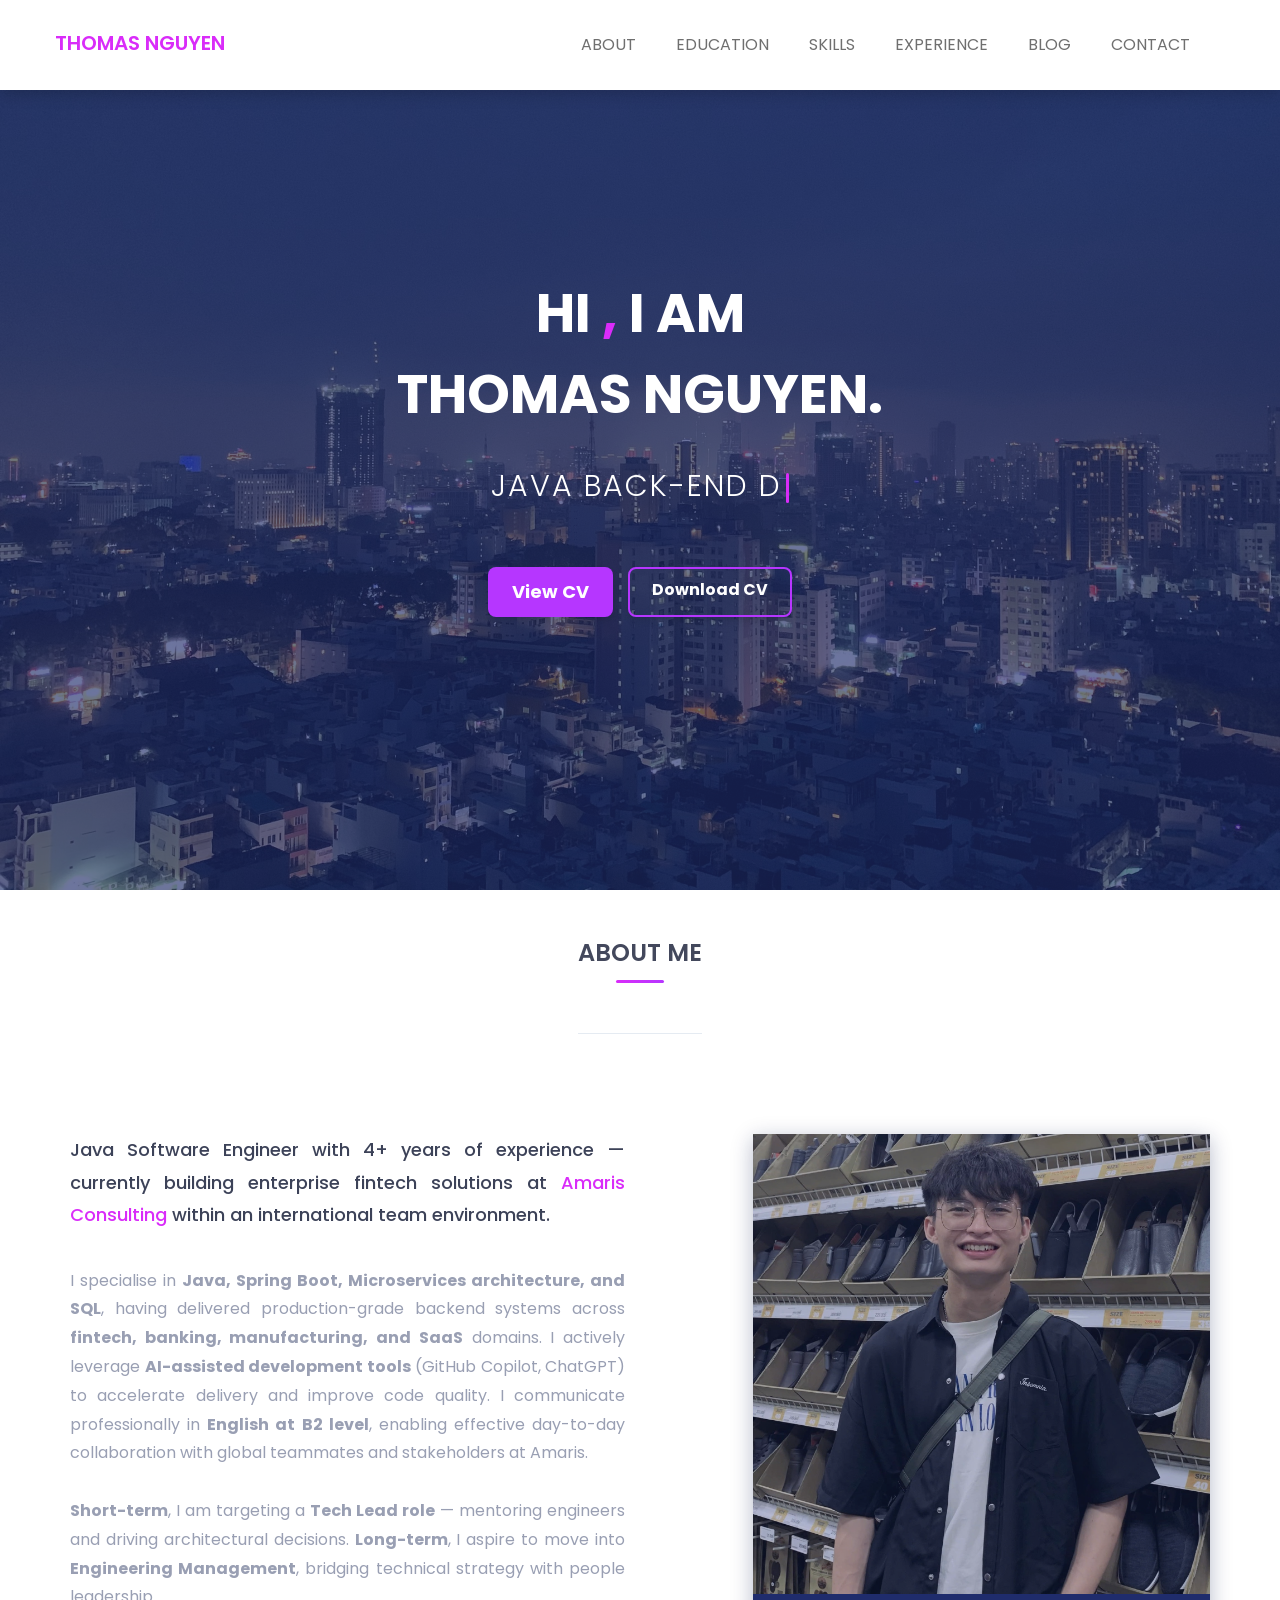
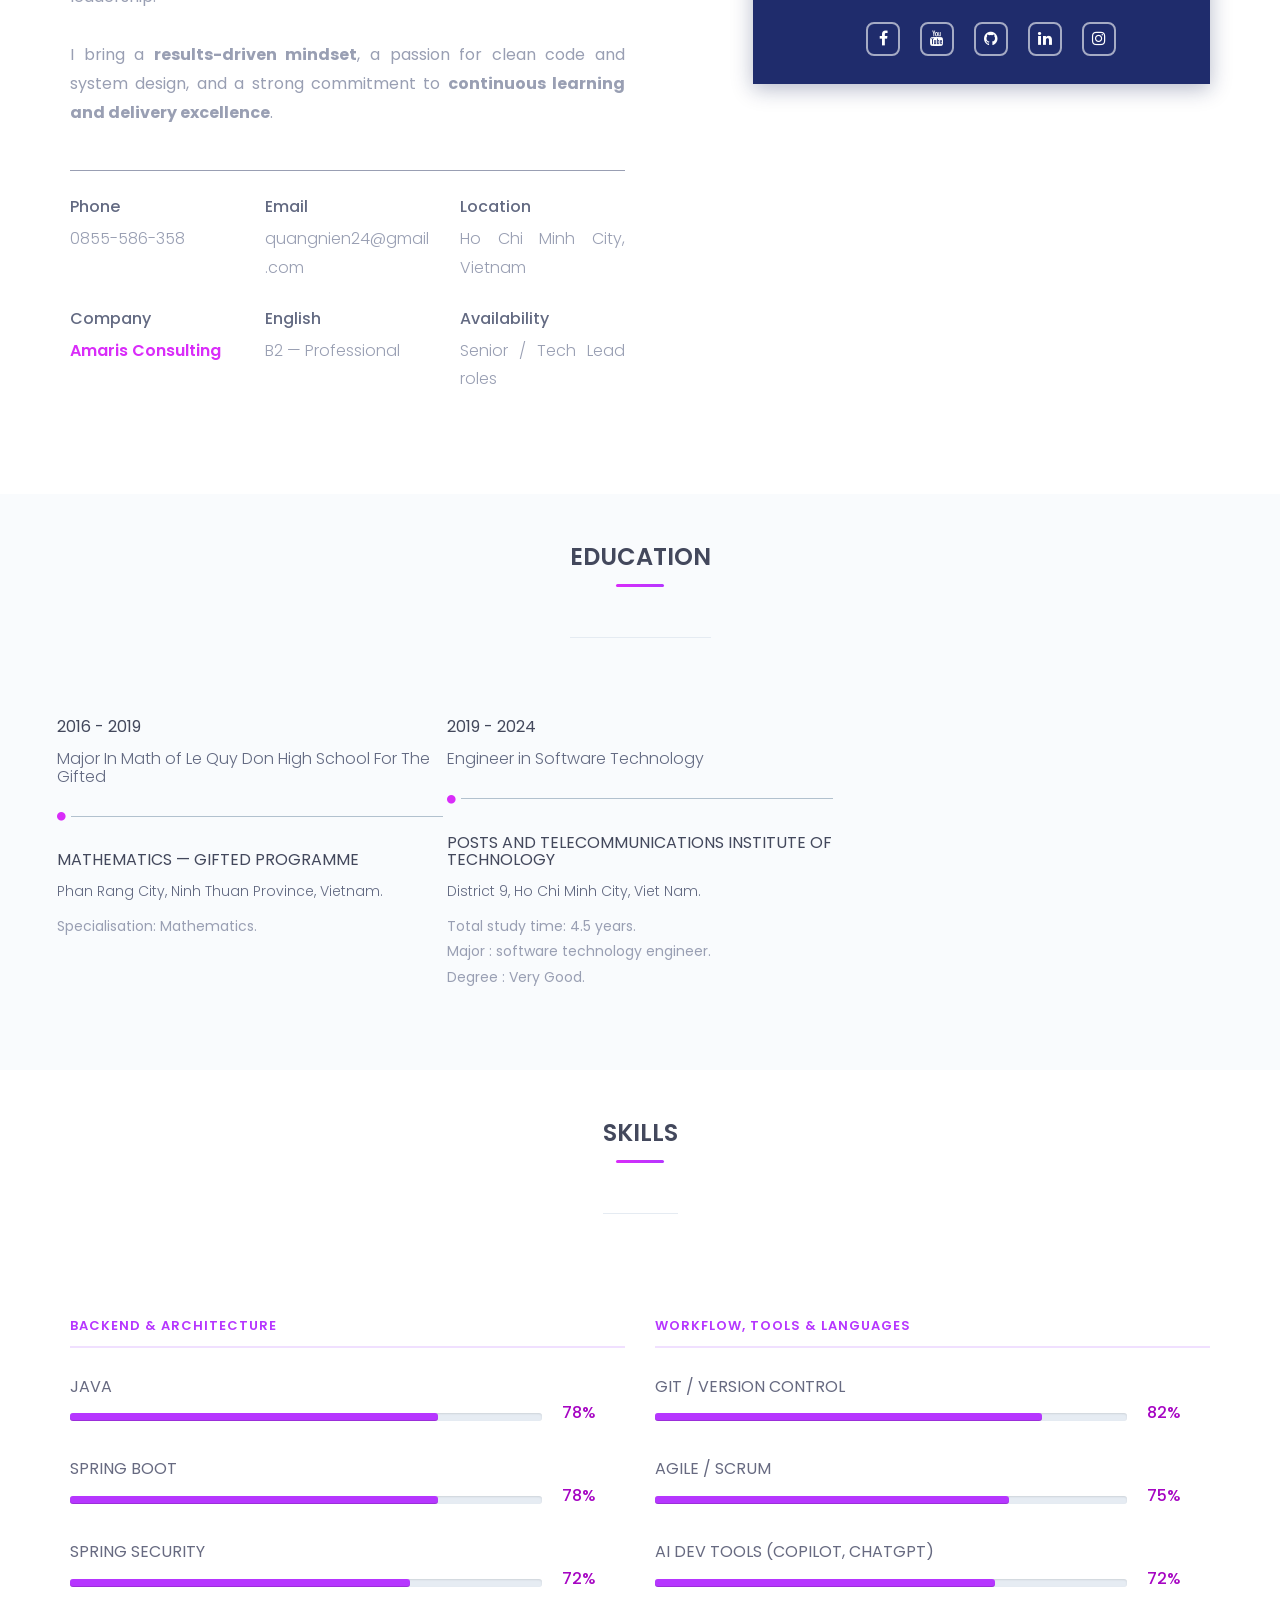
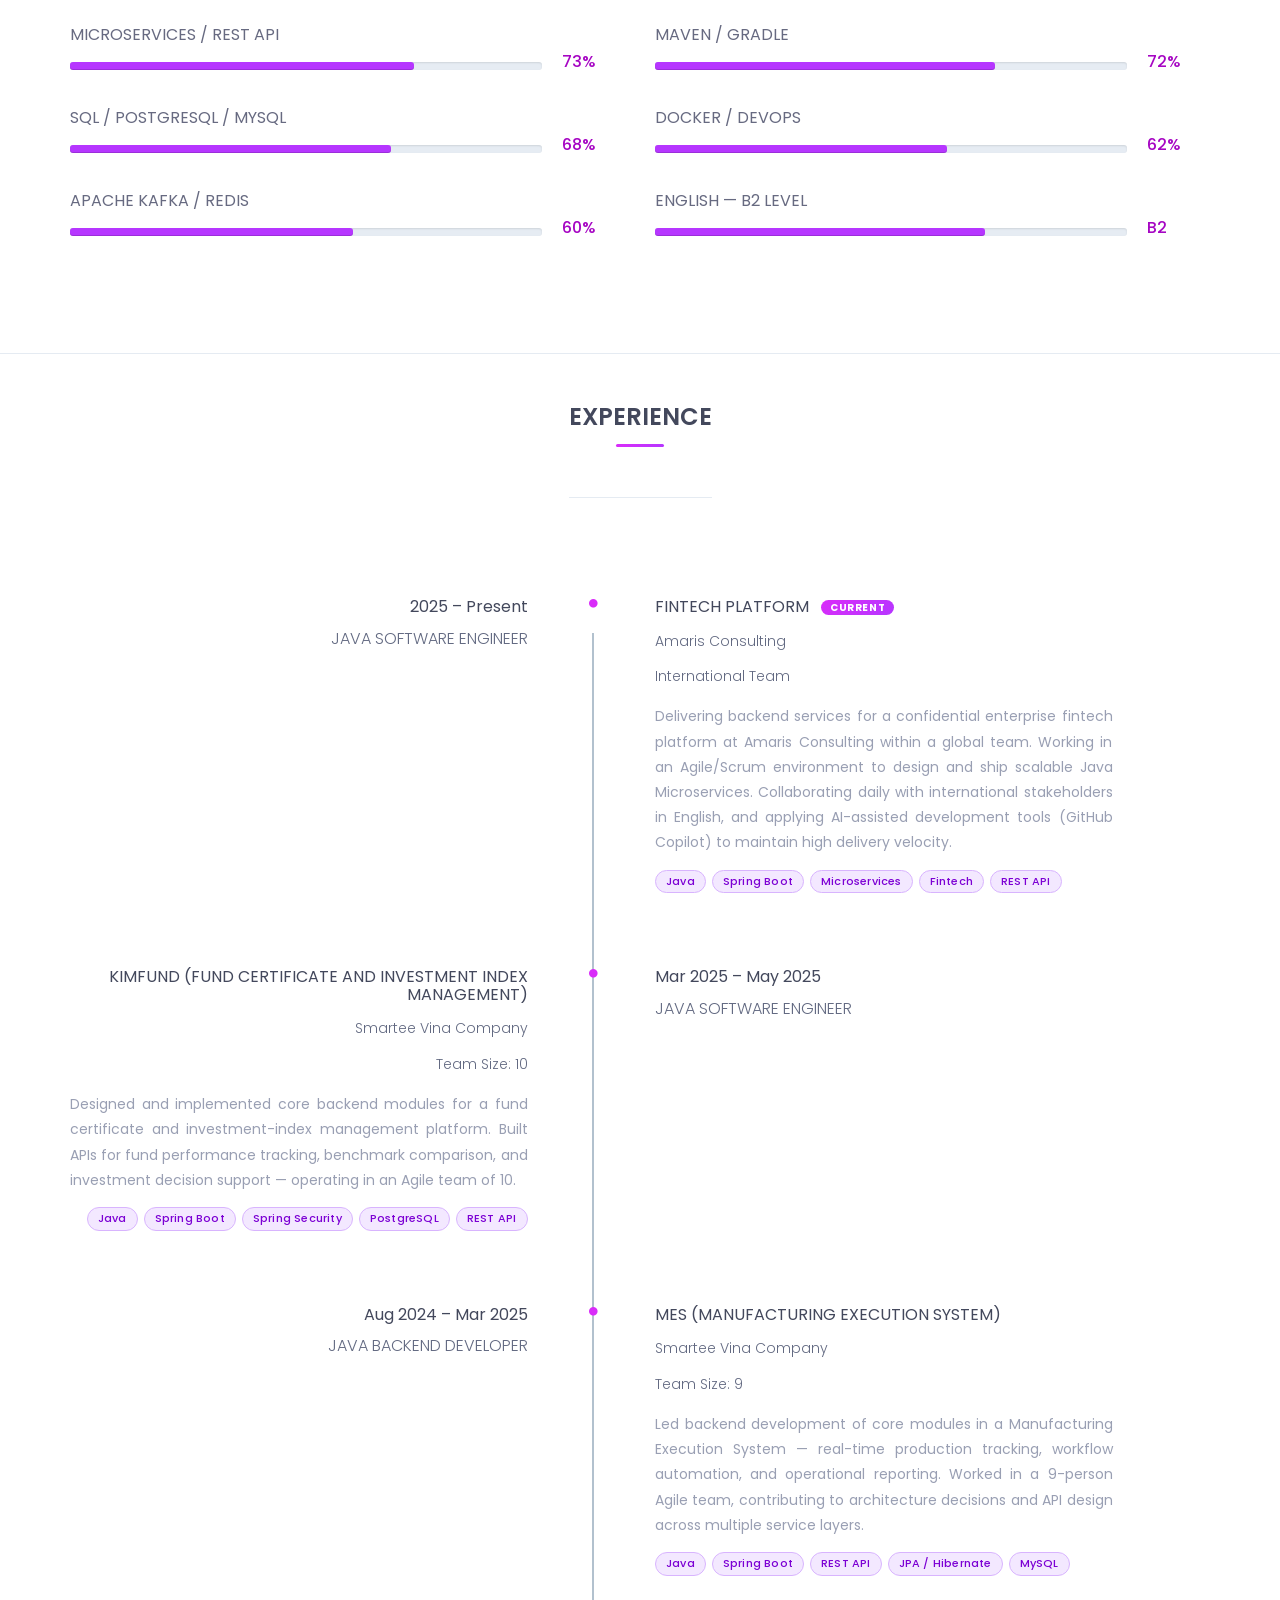
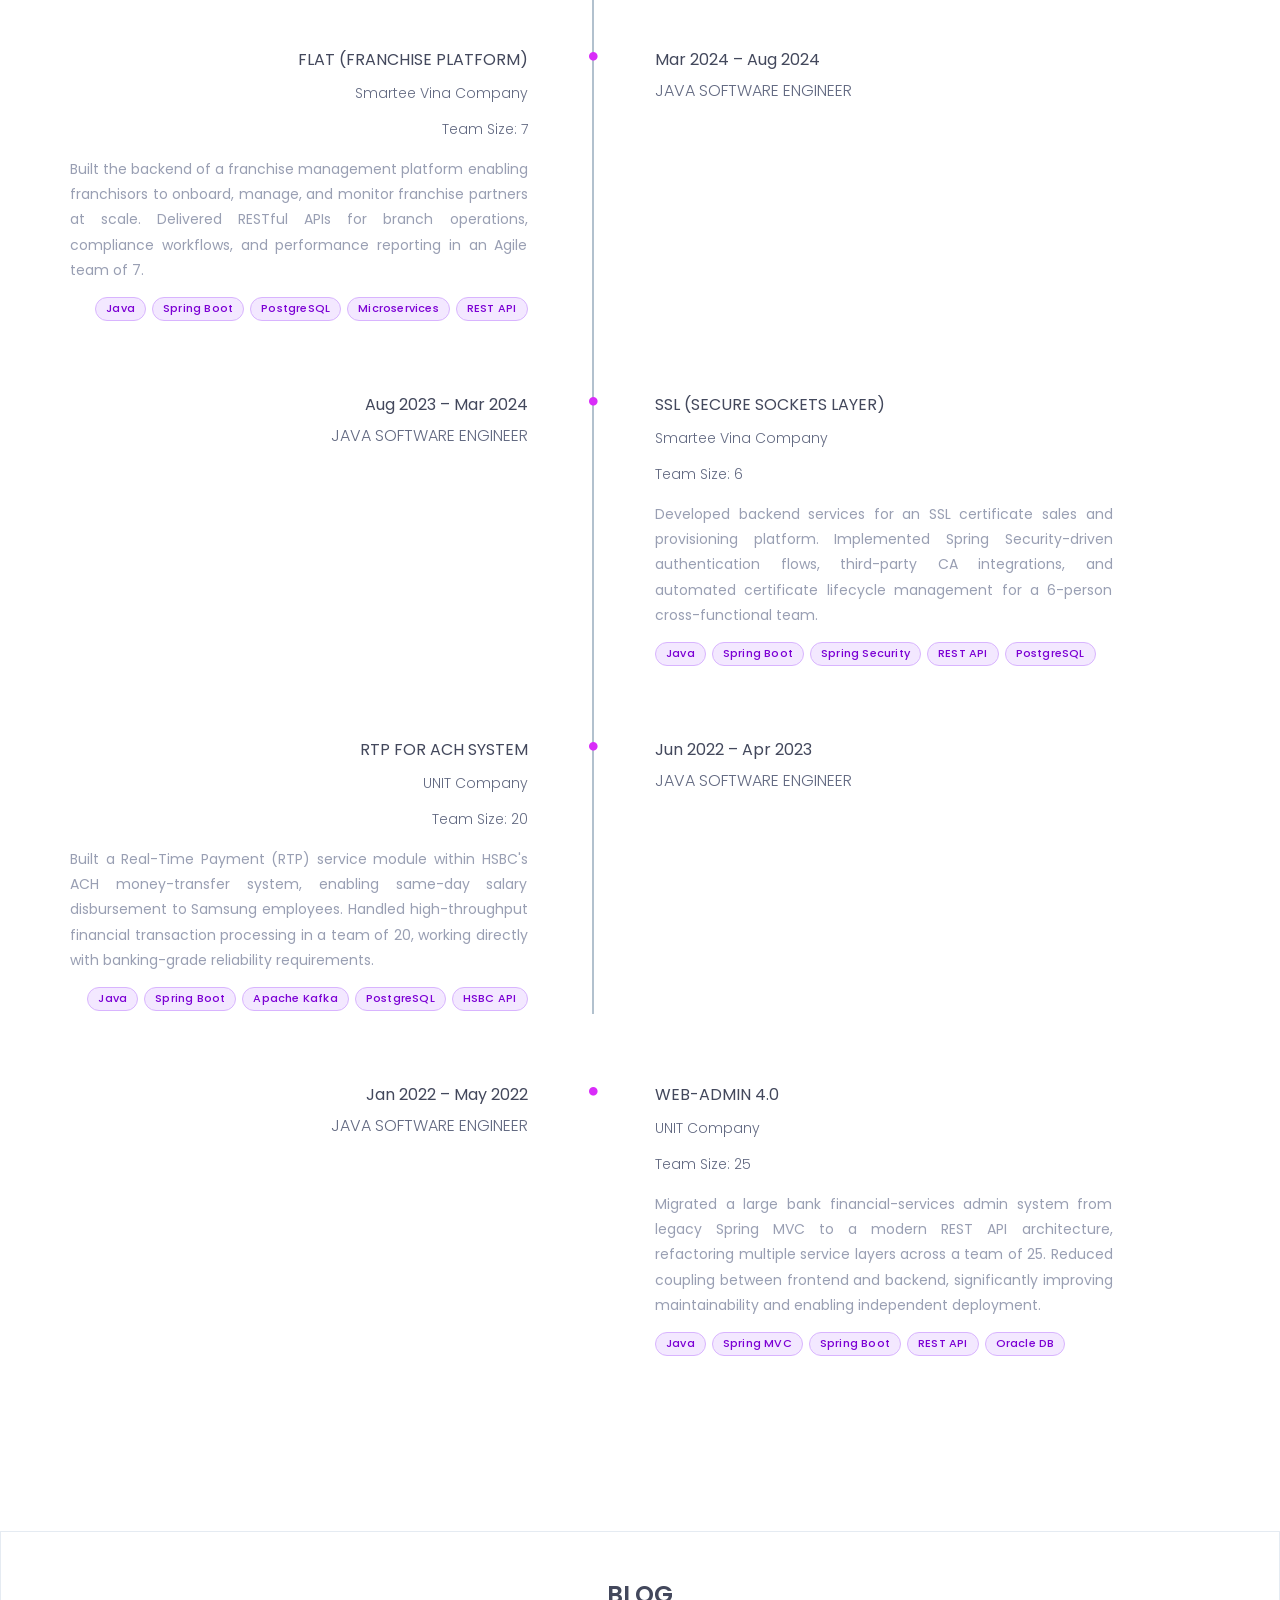
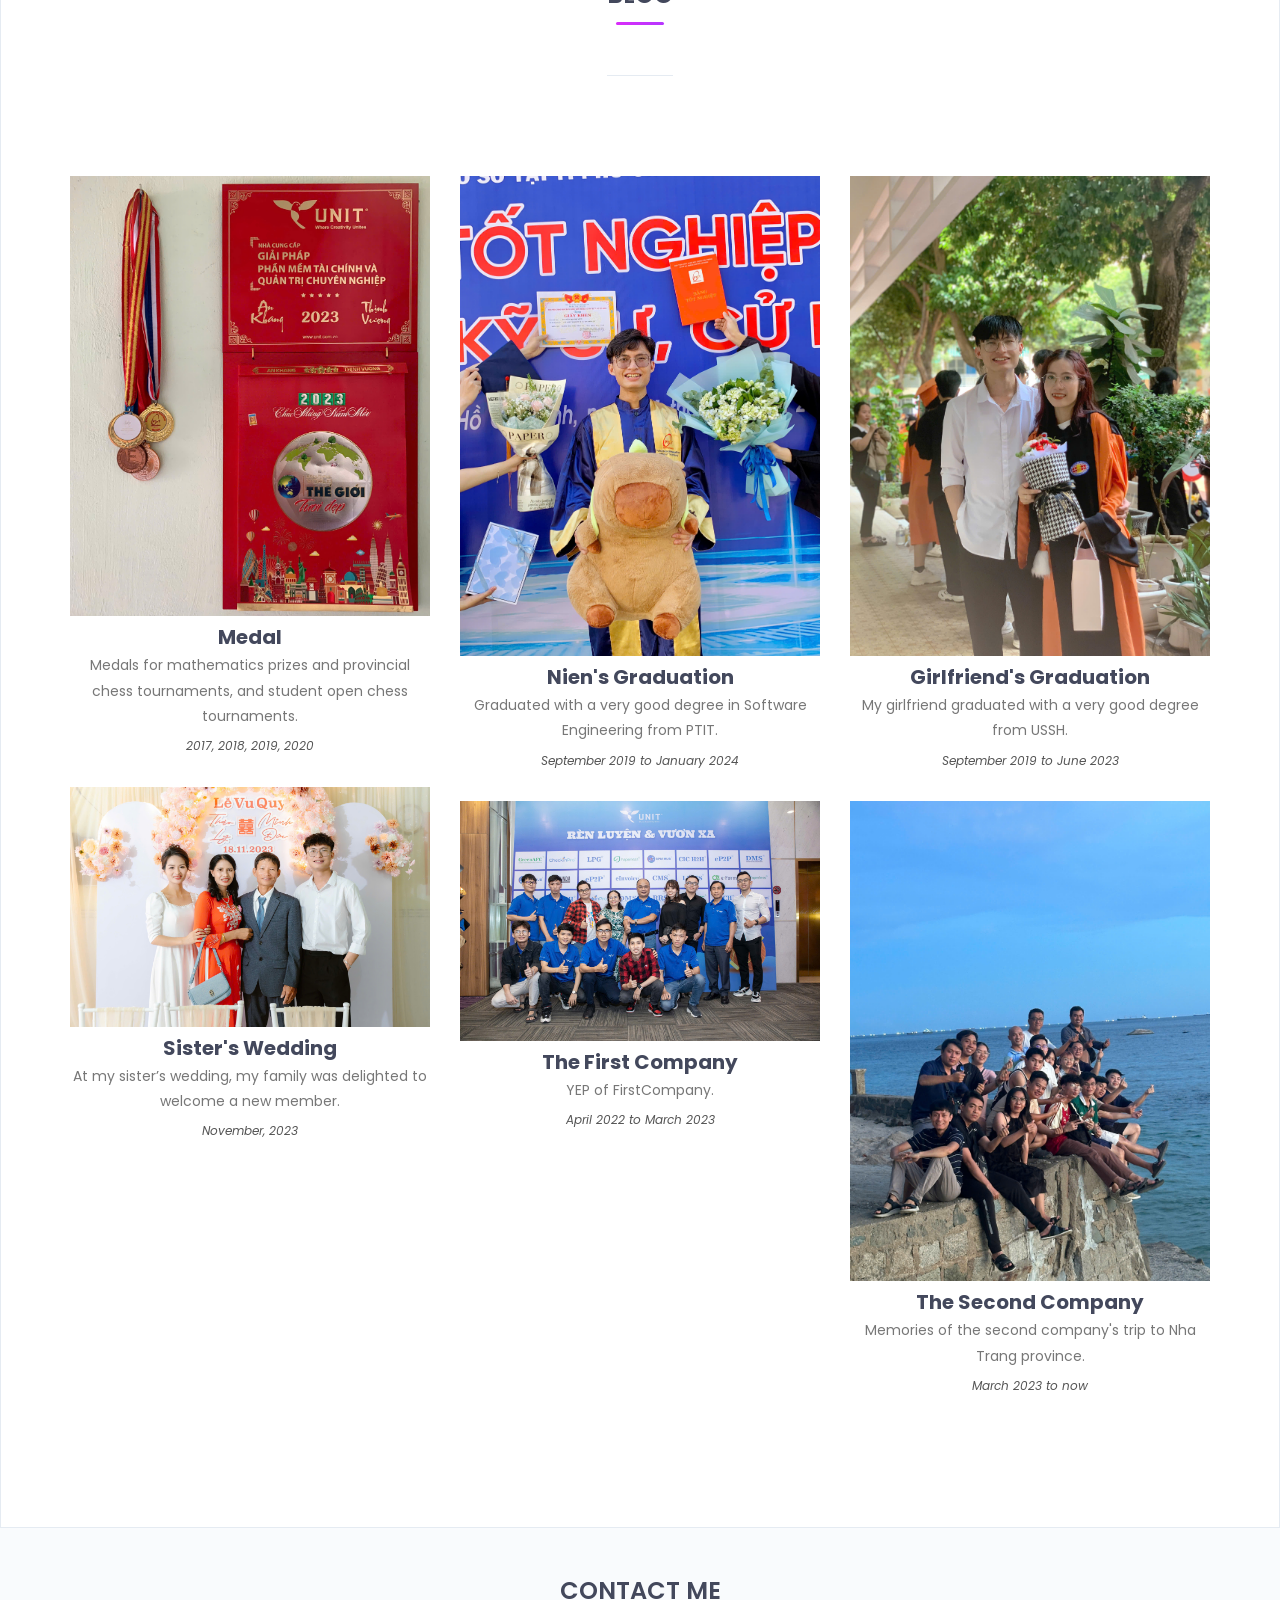
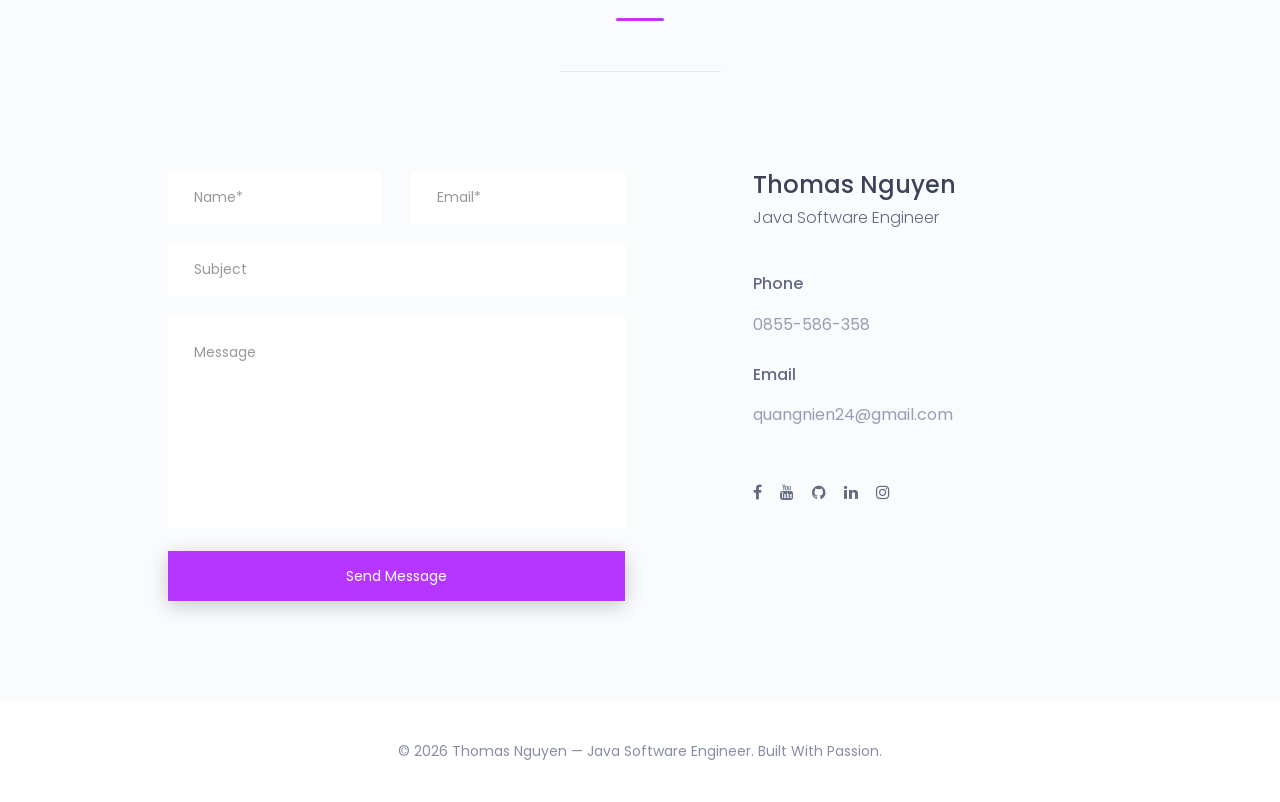
<file: index.html>
<!doctype html>
<html class="no-js" lang="en">

    <head >
        <!-- meta data -->
        <meta charset="utf-8">
        <meta http-equiv="X-UA-Compatible" content="IE=edge">
        <meta name="viewport" content="width=device-width, initial-scale=1">
        <!-- The above 3 meta tags *must* come first in the head; any other head content must come *after* these tags -->
        <meta name="description" content="Thomas Nguyen — Java Software Engineer with 4+ years of experience building scalable backend systems. Expertise in Spring Boot, Microservices, and Fintech solutions.">
        <meta name="keywords" content="Java Developer, Spring Boot, Backend Engineer, Software Engineer, Fintech, Microservices, Thomas Nguyen, Vietnam">
        <meta name="author" content="Thomas Nguyen">
        <meta property="og:title" content="Thomas Nguyen — Java Software Engineer">
        <meta property="og:description" content="Java Software Engineer with 4+ years of experience specialising in backend systems, Spring Boot, and Fintech solutions.">
        <meta property="og:type" content="website">

        <!--font-family-->
		<link href="https://fonts.googleapis.com/css?family=Poppins:100,200,300,400,500,600,700,800,900&amp;subset=devanagari,latin-ext" rel="stylesheet">

        <!-- title of site -->
        <title>Thomas Nguyen — Java Software Engineer</title>

        <!-- For favicon png -->
		<link rel="shortcut icon" type="image/icon" href="assets/logo/man.png"/>
       
        <!--font-awesome.min.css-->
        <link rel="stylesheet" href="assets/css/font-awesome.min.css">

		<!--flat icon css-->
		<link rel="stylesheet" href="assets/css/flaticon.css">

		<!--animate.css-->
        <link rel="stylesheet" href="assets/css/animate.css">

        <!--owl.carousel.css-->
        <link rel="stylesheet" href="assets/css/owl.carousel.min.css">
		<link rel="stylesheet" href="assets/css/owl.theme.default.min.css">
		
        <!--bootstrap.min.css-->
        <link rel="stylesheet" href="assets/css/bootstrap.min.css">
		
		<!-- bootsnav -->
		<link rel="stylesheet" href="assets/css/bootsnav.css" >	
        
        <!--style.css-->
        <link rel="stylesheet" href="assets/css/style.css">
        
        <!--responsive.css-->
        <link rel="stylesheet" href="assets/css/responsive.css">
        
        <!-- HTML5 shim and Respond.js for IE8 support of HTML5 elements and media queries -->
        <!-- WARNING: Respond.js doesn't work if you view the page via file:// -->
		
        <!--[if lt IE 9]>
			<script src="https://oss.maxcdn.com/html5shiv/3.7.3/html5shiv.min.js"></script>
			<script src="https://oss.maxcdn.com/respond/1.4.2/respond.min.js"></script>
        <![endif]-->

    </head>
	
	<body>
		<!--[if lte IE 9]>
            <p class="browserupgrade">You are using an <strong>outdated</strong> browser. Please <a href="https://browsehappy.com/">upgrade your browser</a> to improve your experience and security.</p>
        <![endif]-->
		
		<!-- top-area Start -->
		<header class="top-area">
			<div class="header-area">
				<!-- Start Navigation -->
			    <nav class="navbar navbar-default bootsnav navbar-fixed dark no-background">

			        <div class="container">

			            <!-- Start Header Navigation -->
			            <div class="navbar-header">
			                <button type="button" class="navbar-toggle" data-toggle="collapse" data-target="#navbar-menu">
			                    <i class="fa fa-bars"></i>
			                </button>
			                <a class="navbar-brand" href="index.html">Thomas Nguyen</a>
			            </div><!--/.navbar-header-->
			            <!-- End Header Navigation -->

			            <!-- Collect the nav links, forms, and other content for toggling -->
			            <div class="collapse navbar-collapse menu-ui-design" id="navbar-menu">
			                <ul class="nav navbar-nav navbar-right" data-in="fadeInDown" data-out="fadeOutUp">
			                <li class="smooth-menu"><a href="#about">about</a></li>
			                    <li class="smooth-menu"><a href="#education">education</a></li>
			                    <li class="smooth-menu"><a href="#skills">skills</a></li>
			                    <li class="smooth-menu"><a href="#experience">experience</a></li>
			                    <li class="smooth-menu"><a href="#portfolio">blog</a></li>
			                    <li class="smooth-menu"><a href="#contact">contact</a></li>
			                </ul><!--/.nav -->
			            </div><!-- /.navbar-collapse -->
			        </div><!--/.container-->
			    </nav><!--/nav-->
			    <!-- End Navigation -->
			</div><!--/.header-area-->

		    <div class="clearfix"></div>

		</header><!-- /.top-area-->
		<!-- top-area End -->
	
		<!--welcome-hero start -->
		<section id="welcome-hero" class="welcome-hero">
			<div class="container">
				<div class="row">
					<div class="col-md-12 text-center">
						<div class="header-text">
							<h2>hi <span>,</span> i am <br> Thomas Nguyen.<br> <span></span>   </h2>
							<p><span id="typing-text">Java Back-End Developer</span><span class="typing-cursor"></span></p>
							<div class="btn-container">
								<button id="btn-view" class="btn-view">View CV</button>
								<button id="btn-close" class="btn-close">Close CV</button>
								<a href="assets/download/CV_MIDDLE_JAVA_NGUYENQUANGNIEN.pdf" download class="btn-download">Download CV</a>
							</div>
							
							<div id="pdf-viewer">
								<iframe id="pdf-frame" src="" width="100%" height="500px" title="Thomas Nguyen — CV"></iframe>
							</div>
						</div><!--/.header-text-->
					</div><!--/.col-->
				</div><!-- /.row-->
			</div><!-- /.container-->

		</section><!--/.welcome-hero-->
		<!--welcome-hero end -->


		<!--about start -->
		<section id="about" class="about">
			<div class="section-heading text-center fade-in-section">
				<h2>about me</h2>
			</div>
			<div class="container">
				<div class="about-content">
					<div class="row">
						<div class="col-sm-6">
							<div class="single-about-txt fade-in-section">
								<h3>Java Software Engineer with 4+ years of experience — currently building enterprise fintech solutions at <span style="color:#d92cf9;">Amaris Consulting</span> within an international team environment.</h3>
								<p>
								   I specialise in <strong>Java, Spring Boot, Microservices architecture, and SQL</strong>, having delivered production-grade backend systems across <strong>fintech, banking, manufacturing, and SaaS</strong> domains.
								   I actively leverage <strong>AI-assisted development tools</strong> (GitHub Copilot, ChatGPT) to accelerate delivery and improve code quality.
								   I communicate professionally in <strong>English at B2 level</strong>, enabling effective day-to-day collaboration with global teammates and stakeholders at Amaris.
								   <br><br>
								   <strong>Short-term</strong>, I am targeting a <strong>Tech Lead role</strong> — mentoring engineers and driving architectural decisions. <strong>Long-term</strong>, I aspire to move into <strong>Engineering Management</strong>, bridging technical strategy with people leadership.
								   <br><br>
								   I bring a <strong>results-driven mindset</strong>, a passion for clean code and system design, and a strong commitment to <strong>continuous learning and delivery excellence</strong>.</p>
								   
								<div class="row about-info-grid">
									<div class="col-xs-6 col-sm-4">
										<div class="single-about-add-info">
											<h3>phone</h3>
											<p>0855-586-358</p>
										</div>
									</div>
									<div class="col-xs-6 col-sm-4">
										<div class="single-about-add-info">
											<h3>email</h3>
											<p>quangnien24@gmail.com</p>
										</div>
									</div>
									<div class="col-xs-6 col-sm-4">
										<div class="single-about-add-info">
											<h3>location</h3>
											<p>Ho Chi Minh City, Vietnam</p>
										</div>
									</div>
									<div class="col-xs-6 col-sm-4">
										<div class="single-about-add-info">
											<h3>company</h3>
											<p class="about-company-name">Amaris Consulting</p>
										</div>
									</div>
									<div class="col-xs-6 col-sm-4">
										<div class="single-about-add-info">
											<h3>english</h3>
											<p>B2 — Professional</p>
										</div>
									</div>
									<div class="col-xs-6 col-sm-4">
										<div class="single-about-add-info">
											<h3>availability</h3>
											<p>Senior / Tech Lead roles</p>
										</div>
									</div>
								</div>
							</div>
						</div>
						<div class="col-sm-offset-1 col-sm-5">
							<div class="single-about-img fade-in-section">
								<!-- <img src="assets/images/about/profile_image.jpg" alt="profile_image"> -->
								<img src="assets/images/about/avt-muagiay2.jpg" alt="profile_image">
								<div class="about-list-icon">
									<ul>
										<li>
											<a href="https://www.facebook.com/quangnien0911/" target="_blank" rel="noopener noreferrer" aria-label="Facebook">
												<i class="fa fa-facebook" aria-hidden="true"></i>
											</a>
										</li>
										<li>
											<a href="https://www.youtube.com/@quangnienspring1091" target="_blank" rel="noopener noreferrer" aria-label="YouTube">
												<i class="fa fa-youtube" aria-hidden="true"></i>
											</a>
										</li>
										<li>
											<a href="https://github.com/quangnien" target="_blank" rel="noopener noreferrer" aria-label="GitHub">
												<i class="fa fa-github" aria-hidden="true"></i>
											</a>
										</li>
										<li>
											<a href="https://www.linkedin.com/in/ni%C3%AAn-nguy%E1%BB%85n-quang-12871124a/" target="_blank" rel="noopener noreferrer" aria-label="LinkedIn">
												<i class="fa fa-linkedin" aria-hidden="true"></i>
											</a>
										</li>
										<li>
											<a href="https://www.instagram.com/qnien_0911" target="_blank" rel="noopener noreferrer" aria-label="Instagram">
												<i class="fa fa-instagram" aria-hidden="true"></i>
											</a>
										</li>
									</ul>
								</div><!-- /.about-list-icon -->

							</div>

						</div>
					</div>
				</div>
			</div>
		</section><!--/.about-->
		<!--about end -->
		
		<!--education start -->
		<section id="education" class="education">
			<div class="section-heading text-center fade-in-section">
				<h2>education</h2>
			</div>
			<div class="container">
				<div class="education-horizontal-timeline">
					<div class="row">
						<div class="col-sm-4">
							<div class="single-horizontal-timeline fade-in-section">
								<div class="experience-time">
									<h2>2016 - 2019</h2>
									<h3>Major in math <span>of </span> Le Quy Don High School for the Gifted</h3>
								</div><!--/.experience-time-->
								<div class="timeline-horizontal-border">
									<i class="fa fa-circle" aria-hidden="true"></i>
									<span class="single-timeline-horizontal"></span>
								</div>
								<div class="timeline">
									<div class="timeline-content">
										<h4 class="title">
											Mathematics — Gifted Programme
										</h4>
										<h5>Phan Rang city, Ninh Thuan province, Vietnam.</h5>
										<p class="description">
											Specialisation: Mathematics.
										</p>
									</div><!--/.timeline-content-->
								</div><!--/.timeline-->
							</div>
						</div>
						<div class="col-sm-4">
							<div class="single-horizontal-timeline fade-in-section">
								<div class="experience-time">
									<h2>2019 - 2024</h2>
									<h3>Engineer <span>in </span> software technology</h3>
								</div><!--/.experience-time-->
								<div class="timeline-horizontal-border">
									<i class="fa fa-circle" aria-hidden="true"></i>
									<span class="single-timeline-horizontal"></span>
								</div>
								<div class="timeline">
									<div class="timeline-content">
										<h4 class="title">
											Posts and Telecommunications Institute of Technology
										</h4>
										<h5>District 9, Ho Chi Minh City, Viet Nam.</h5>
										<p class="description">
											Total study time: 4.5 years. <br>
											Major			: software technology engineer.<br>
											Degree			: Very Good.
										</p>
									</div><!--/.timeline-content-->
								</div><!--/.timeline-->
							</div>
						</div>
					</div>
				</div>
			</div>

		</section><!--/.education-->
		<!--education end -->

		<!--skills start -->
		<section id="skills" class="skills">
				<div class="skill-content">
					<div class="section-heading text-center fade-in-section">
						<h2>skills</h2>
					</div>
					<div class="container">
						<div class="row">
							<div class="col-md-6">
								<div class="single-skill-content fade-in-section">
									<p class="skill-category-label">Backend &amp; Architecture</p>
									<div class="barWrapper">
										<span class="progressText">Java</span>
										<div class="single-progress-txt">
											<div class="progress">
												<div class="progress-bar" role="progressbar" aria-valuenow="78" aria-valuemin="0" aria-valuemax="100"></div>
											</div>
											<h3>78%</h3>
										</div>
									</div>
									<div class="barWrapper">
										<span class="progressText">Spring Boot</span>
										<div class="single-progress-txt">
											<div class="progress">
												<div class="progress-bar" role="progressbar" aria-valuenow="78" aria-valuemin="0" aria-valuemax="100"></div>
											</div>
											<h3>78%</h3>
										</div>
									</div>
									<div class="barWrapper">
										<span class="progressText">Spring Security</span>
										<div class="single-progress-txt">
											<div class="progress">
												<div class="progress-bar" role="progressbar" aria-valuenow="72" aria-valuemin="0" aria-valuemax="100"></div>
											</div>
											<h3>72%</h3>
										</div>
									</div>
									<div class="barWrapper">
										<span class="progressText">Microservices / REST API</span>
										<div class="single-progress-txt">
											<div class="progress">
												<div class="progress-bar" role="progressbar" aria-valuenow="73" aria-valuemin="0" aria-valuemax="100"></div>
											</div>
											<h3>73%</h3>
										</div>
									</div>
									<div class="barWrapper">
										<span class="progressText">SQL / PostgreSQL / MySQL</span>
										<div class="single-progress-txt">
											<div class="progress">
												<div class="progress-bar" role="progressbar" aria-valuenow="68" aria-valuemin="0" aria-valuemax="100"></div>
											</div>
											<h3>68%</h3>
										</div>
									</div>
									<div class="barWrapper">
										<span class="progressText">Apache Kafka / Redis</span>
										<div class="single-progress-txt">
											<div class="progress">
												<div class="progress-bar" role="progressbar" aria-valuenow="60" aria-valuemin="0" aria-valuemax="100"></div>
											</div>
											<h3>60%</h3>
										</div>
									</div>
								</div>
							</div>
							<div class="col-md-6">
								<div class="single-skill-content fade-in-section">
									<p class="skill-category-label">Workflow, Tools &amp; Languages</p>
									<div class="barWrapper">
										<span class="progressText">Git / Version Control</span>
										<div class="single-progress-txt">
											<div class="progress">
												<div class="progress-bar" role="progressbar" aria-valuenow="82" aria-valuemin="0" aria-valuemax="100"></div>
											</div>
											<h3>82%</h3>
										</div>
									</div>
									<div class="barWrapper">
										<span class="progressText">Agile / Scrum</span>
										<div class="single-progress-txt">
											<div class="progress">
												<div class="progress-bar" role="progressbar" aria-valuenow="75" aria-valuemin="0" aria-valuemax="100"></div>
											</div>
											<h3>75%</h3>
										</div>
									</div>
									<div class="barWrapper">
										<span class="progressText">AI Dev Tools (Copilot, ChatGPT)</span>
										<div class="single-progress-txt">
											<div class="progress">
												<div class="progress-bar" role="progressbar" aria-valuenow="72" aria-valuemin="0" aria-valuemax="100"></div>
											</div>
											<h3>72%</h3>
										</div>
									</div>
									<div class="barWrapper">
										<span class="progressText">Maven / Gradle</span>
										<div class="single-progress-txt">
											<div class="progress">
												<div class="progress-bar" role="progressbar" aria-valuenow="72" aria-valuemin="0" aria-valuemax="100"></div>
											</div>
											<h3>72%</h3>
										</div>
									</div>
									<div class="barWrapper">
										<span class="progressText">Docker / DevOps</span>
										<div class="single-progress-txt">
											<div class="progress">
												<div class="progress-bar" role="progressbar" aria-valuenow="62" aria-valuemin="0" aria-valuemax="100"></div>
											</div>
											<h3>62%</h3>
										</div>
									</div>
									<div class="barWrapper">
										<span class="progressText">English — B2 Level</span>
										<div class="single-progress-txt">
											<div class="progress">
												<div class="progress-bar" role="progressbar" aria-valuenow="70" aria-valuemin="0" aria-valuemax="100"></div>
											</div>
											<h3>B2</h3>
										</div>
									</div>
								</div>
							</div>
						</div><!-- /.row -->
					</div><!-- /.container -->
				</div><!-- /.skill-content-->

		</section><!--/.skills-->
		<!--skills end -->

		<!--experience start -->
		<section id="experience" class="experience">
			<div class="section-heading text-center fade-in-section">
				<h2>experience</h2>
			</div>
			<div class="container">
				<div class="experience-content">
						<div class="main-timeline">
							<ul>

								<li>
									<div class="single-timeline-box fix fade-in-section">
										<div class="row">
											<div class="col-md-5">
												<div class="experience-time text-right">
													<h2>2025 – Present</h2>
													<h3>Java Software Engineer</h3>
												</div><!--/.experience-time-->
											</div><!--/.col-->
											<div class="col-md-offset-1 col-md-5">
												<div class="timeline">
													<div class="timeline-content">
														<h4 class="title">
															<span><i class="fa fa-circle" aria-hidden="true"></i></span>
															Fintech Platform <span class="current-badge">Current</span>
														</h4>
														<h5 class="company-amaris">Amaris Consulting</h5>
														<h5>International team</h5>
														<p class="description-justify">
															Delivering backend services for a confidential enterprise fintech platform at Amaris Consulting within a global team. Working in an Agile/Scrum environment to design and ship scalable Java Microservices. Collaborating daily with international stakeholders in English, and applying AI-assisted development tools (GitHub Copilot) to maintain high delivery velocity.
														</p>
														<div class="tech-tags">
															<span class="tech-tag">Java</span>
															<span class="tech-tag">Spring Boot</span>
															<span class="tech-tag">Microservices</span>
															<span class="tech-tag">Fintech</span>
															<span class="tech-tag">REST API</span>
														</div>
													</div><!--/.timeline-content-->
												</div><!--/.timeline-->
											</div><!--/.col-->
										</div>
									</div><!--/.single-timeline-box-->
								</li>

								<li>
									<div class="single-timeline-box fix fade-in-section">
										<div class="row">
											<div class="col-md-offset-1 col-md-5 experience-time-responsive">
												<div class="experience-time">
													<h2>
														<span><i class="fa fa-circle" aria-hidden="true"></i></span>
														Mar 2025 – May 2025
													</h2>
													<h3>Java Software Engineer</h3>
												</div><!--/.experience-time-->
											</div><!--/.col-->
											<div class="col-md-5">
												<div class="timeline">
													<div class="timeline-content text-right">
														<h4 class="title">
															KimFund (Fund certificate and investment index management)
														</h4>
														<h5>Smartee Vina Company</h5>
														<h5>Team size: 10</h5>
														<p class="description-justify">
															Designed and implemented core backend modules for a fund certificate and investment-index management platform. Built APIs for fund performance tracking, benchmark comparison, and investment decision support — operating in an Agile team of 10.
														</p>
														<div class="tech-tags">
															<span class="tech-tag">Java</span>
															<span class="tech-tag">Spring Boot</span>
															<span class="tech-tag">Spring Security</span>
															<span class="tech-tag">PostgreSQL</span>
															<span class="tech-tag">REST API</span>
														</div>
													</div><!--/.timeline-content-->
												</div><!--/.timeline-->
											</div><!--/.col-->
											<div class="col-md-offset-1 col-md-5 experience-time-main">
												<div class="experience-time">
													<h2>
														<span><i class="fa fa-circle" aria-hidden="true"></i></span>
														Mar 2025 – May 2025
													</h2>
													<h3>Java Software Engineer</h3>
												</div><!--/.experience-time-->
											</div><!--/.col-->
										</div>
									</div><!--/.single-timeline-box-->
								</li>

								<li>
									<div class="single-timeline-box fix fade-in-section">
										<div class="row">
											<div class="col-md-5">
												<div class="experience-time text-right">
													<h2>Aug 2024 – Mar 2025</h2>
													<h3>Java Backend Developer</h3>
												</div><!--/.experience-time-->
											</div><!--/.col-->
											<div class="col-md-offset-1 col-md-5">
												<div class="timeline">
													<div class="timeline-content">
														<h4 class="title">
															<span><i class="fa fa-circle" aria-hidden="true"></i></span>
															MES (Manufacturing Execution System)
														</h4>
														<h5>Smartee Vina Company</h5>
														<h5>Team size: 9</h5>
														<p class="description-justify">
															Led backend development of core modules in a Manufacturing Execution System — real-time production tracking, workflow automation, and operational reporting. Worked in a 9-person Agile team, contributing to architecture decisions and API design across multiple service layers.
														</p>
														<div class="tech-tags">
															<span class="tech-tag">Java</span>
															<span class="tech-tag">Spring Boot</span>
															<span class="tech-tag">REST API</span>
															<span class="tech-tag">JPA / Hibernate</span>
															<span class="tech-tag">MySQL</span>
														</div>
													</div><!--/.timeline-content-->
												</div><!--/.timeline-->
											</div><!--/.col-->
										</div>
									</div><!--/.single-timeline-box-->
								</li>

								<li>
									<div class="single-timeline-box fix fade-in-section">
										<div class="row">
											<div class="col-md-offset-1 col-md-5 experience-time-responsive">
												<div class="experience-time">
													<h2>
														<span><i class="fa fa-circle" aria-hidden="true"></i></span>
														Mar 2024 – Aug 2024
													</h2>
													<h3>Java Software Engineer</h3>
												</div><!--/.experience-time-->
											</div><!--/.col-->
											<div class="col-md-5">
												<div class="timeline">
													<div class="timeline-content text-right">
														<h4 class="title">
															FLAT (Franchise Platform)
														</h4>
														<h5>Smartee Vina Company</h5>
														<h5>Team size: 7</h5>
														<p class="description-justify">
															Built the backend of a franchise management platform enabling franchisors to onboard, manage, and monitor franchise partners at scale. Delivered RESTful APIs for branch operations, compliance workflows, and performance reporting in an Agile team of 7.
														</p>
														<div class="tech-tags">
															<span class="tech-tag">Java</span>
															<span class="tech-tag">Spring Boot</span>
															<span class="tech-tag">PostgreSQL</span>
															<span class="tech-tag">Microservices</span>
															<span class="tech-tag">REST API</span>
														</div>
													</div><!--/.timeline-content-->
												</div><!--/.timeline-->
											</div><!--/.col-->
											<div class="col-md-offset-1 col-md-5 experience-time-main">
												<div class="experience-time">
													<h2>
														<span><i class="fa fa-circle" aria-hidden="true"></i></span>
														Mar 2024 – Aug 2024
													</h2>
													<h3>Java Software Engineer</h3>
												</div><!--/.experience-time-->
											</div><!--/.col-->
										</div>
									</div><!--/.single-timeline-box-->
								</li>

								<li>
									<div class="single-timeline-box fix fade-in-section">
										<div class="row">
											<div class="col-md-5">
												<div class="experience-time text-right">
													<h2>Aug 2023 – Mar 2024</h2>
													<h3>Java Software Engineer</h3>
												</div><!--/.experience-time-->
											</div><!--/.col-->
											<div class="col-md-offset-1 col-md-5">
												<div class="timeline">
													<div class="timeline-content">
														<h4 class="title">
															<span><i class="fa fa-circle" aria-hidden="true"></i></span>
															SSL (Secure Sockets Layer)
														</h4>
														<h5>Smartee Vina Company</h5>
														<h5>Team size: 6</h5>
														<p class="description-justify">
															Developed backend services for an SSL certificate sales and provisioning platform. Implemented Spring Security-driven authentication flows, third-party CA integrations, and automated certificate lifecycle management for a 6-person cross-functional team.
														</p>
														<div class="tech-tags">
															<span class="tech-tag">Java</span>
															<span class="tech-tag">Spring Boot</span>
															<span class="tech-tag">Spring Security</span>
															<span class="tech-tag">REST API</span>
															<span class="tech-tag">PostgreSQL</span>
														</div>
													</div><!--/.timeline-content-->
												</div><!--/.timeline-->
											</div><!--/.col-->
										</div>
									</div><!--/.single-timeline-box-->
								</li>

								<li>
									<div class="single-timeline-box fix fade-in-section">
										<div class="row">
											<div class="col-md-offset-1 col-md-5 experience-time-responsive">
												<div class="experience-time">
													<h2>
														<span><i class="fa fa-circle" aria-hidden="true"></i></span>
														Jun 2022 – Apr 2023
													</h2>
													<h3>Java Software Engineer</h3>
												</div><!--/.experience-time-->
											</div><!--/.col-->
											<div class="col-md-5">
												<div class="timeline">
													<div class="timeline-content text-right">
														<h4 class="title">
															RTP for ACH System
														</h4>
														<h5>UNIT Company</h5>
														<h5>Team size: 20</h5>
														<p class="description-justify">
															Built a Real-Time Payment (RTP) service module within HSBC's ACH money-transfer system, enabling same-day salary disbursement to Samsung employees. Handled high-throughput financial transaction processing in a team of 20, working directly with banking-grade reliability requirements.
														</p>
														<div class="tech-tags">
															<span class="tech-tag">Java</span>
															<span class="tech-tag">Spring Boot</span>
															<span class="tech-tag">Apache Kafka</span>
															<span class="tech-tag">PostgreSQL</span>
															<span class="tech-tag">HSBC API</span>
														</div>
													</div><!--/.timeline-content-->
												</div><!--/.timeline-->
											</div><!--/.col-->
											<div class="col-md-offset-1 col-md-5 experience-time-main">
												<div class="experience-time">
													<h2>
														<span><i class="fa fa-circle" aria-hidden="true"></i></span>
														Jun 2022 – Apr 2023
													</h2>
													<h3>Java Software Engineer</h3>
												</div><!--/.experience-time-->
											</div><!--/.col-->
										</div>
									</div><!--/.single-timeline-box-->
								</li>

								<li>
									<div class="single-timeline-box fix fade-in-section">
										<div class="row">
											<div class="col-md-5">
												<div class="experience-time text-right">
													<h2>Jan 2022 – May 2022</h2>
													<h3>Java Software Engineer</h3>
												</div><!--/.experience-time-->
											</div><!--/.col-->
											<div class="col-md-offset-1 col-md-5">
												<div class="timeline">
													<div class="timeline-content">
														<h4 class="title">
															<span><i class="fa fa-circle" aria-hidden="true"></i></span>
															Web-Admin 4.0
														</h4>
														<h5>UNIT Company</h5>
														<h5>Team size: 25</h5>
														<p class="description-justify">
															Migrated a large bank financial-services admin system from legacy Spring MVC to a modern REST API architecture, refactoring multiple service layers across a team of 25. Reduced coupling between frontend and backend, significantly improving maintainability and enabling independent deployment.
														</p>
														<div class="tech-tags">
															<span class="tech-tag">Java</span>
															<span class="tech-tag">Spring MVC</span>
															<span class="tech-tag">Spring Boot</span>
															<span class="tech-tag">REST API</span>
															<span class="tech-tag">Oracle DB</span>
														</div>
													</div><!--/.timeline-content-->
												</div><!--/.timeline-->
											</div><!--/.col-->
										</div>
									</div><!--/.single-timeline-box-->
								</li>

							</ul>
						</div><!--.main-timeline-->
					</div><!--.experience-content-->
			</div>

		</section><!--/.experience-->
		<!--experience end -->


		<!--portfolio start -->
		<section id="portfolio" class="portfolio">
			<div class="portfolio-details">
				<div class="section-heading text-center fade-in-section">
					<h2>blog</h2>
				</div>
				<div class="container">
					<div class="portfolio-content">
						<div class="isotope">
							<div class="row">
		
								<div class="col-sm-4">
									<div class="item">
										<img src="assets/images/portfolio/blog-huychuong.jpg" alt="Medal" loading="lazy"/>
										<div class="isotope-overlay">
											<p>Medal</p>
										</div>
										<div class="portfolio-description">
											<h3>Medal</h3>
											<p>Medals for mathematics prizes and provincial chess tournaments, and student open chess tournaments.</p>
											<span class="date">2017, 2018, 2019, 2020</span> </br>
										</div>
									</div>

									<div class="item">
										<img src="assets/images/portfolio/blog-damcuoi.jpg" alt="Sister's wedding" loading="lazy"/>
										<div class="isotope-overlay">
											<p>Sister's wedding</p>
										</div>
										<div class="portfolio-description">
											<h3>Sister's wedding</h3>
											<p>At my sister’s wedding, my family was delighted to welcome a new member.</p>
											<span class="date">November, 2023</span>
										</div>
									</div>
									
								</div>
		
								<div class="col-sm-4">

									<div class="item">
										<img src="assets/images/portfolio/blog-tn-nien.jpg" alt="nien's graduation" loading="lazy"/>
										<div class="isotope-overlay">
											<p>nien's graduation</p>
										</div>
										<div class="portfolio-description">
											<h3>nien's graduation</h3>
											<p>Graduated with a very good degree in Software Engineering from PTIT.</p>
											<span class="date">September 2019 to January 2024</span>
										</div>
									</div>

									<div class="item">
										<img src="assets/images/portfolio/blog-first-comp.jpg" alt="The first company" loading="lazy"/>
										<div class="isotope-overlay">
											<p>The first company</p>
										</div>
										<div class="portfolio-description">
											<h3>The first company</h3>
											<p>YEP of FirstCompany.</p>
											<span class="date">April 2022 to March 2023</span>
										</div>
									</div>
								</div>
		
								<div class="col-sm-4">
									<div class="item">
										<img src="assets/images/portfolio/blog-tn-ha.jpg" alt="girlfriend's graduation" loading="lazy"/>
										<div class="isotope-overlay">
											<p>girlfriend's graduation</p>
										</div>
										<div class="portfolio-description">
											<h3>girlfriend's graduation</h3>
											<p>My girlfriend graduated with a very good degree from USSH.</p>
											<span class="date">September 2019 to June 2023</span>
										</div>
									</div>
		
									<div class="item">
										<img src="assets/images/portfolio/blog-second-comp.jpg" alt="The second company" loading="lazy"/>
										<div class="isotope-overlay">
											<p>The second company</p>
										</div>
										<div class="portfolio-description">
											<h3>The second company</h3>
											<p>Memories of the second company's trip to Nha Trang province.</p>
											<span class="date">March 2023 to now</span>
										</div>
									</div>
								</div>
		
							</div><!-- /.row -->

						</div><!--/.isotope-->
					</div><!--/.gallery-content-->
				</div><!--/.container-->
			</div><!--/.portfolio-details-->
		</section><!--/.portfolio-->


		<!--contact start -->
		<section id="contact" class="contact">
			<div class="section-heading text-center fade-in-section">
				<h2>contact me</h2>
			</div>
			<div class="container">
				<div class="contact-content">
					<div class="row">
						<div class="col-md-offset-1 col-md-5 col-sm-6">
							<div class="single-contact-box">
								<div class="contact-form">
									<form action="https://formspree.io/f/xeoegbbw" method="POST" novalidate>
										<div class="row">
											<div class="col-sm-6 col-xs-12">
												<div class="form-group">
													<label for="name" class="sr-only">Name</label>
													<input type="text" class="form-control" id="name" placeholder="Name*" name="name" required autocomplete="name">
												</div>
											</div>
											<div class="col-sm-6 col-xs-12">
												<div class="form-group">
													<label for="email" class="sr-only">Email address</label>
													<input type="email" class="form-control" id="email" placeholder="Email*" name="email" required autocomplete="email">
												</div>
											</div>
										</div>
										<div class="row">
											<div class="col-sm-12">
												<div class="form-group">
													<label for="subject" class="sr-only">Subject</label>
													<input type="text" class="form-control" id="subject" placeholder="Subject" name="subject">
												</div>
											</div>
										</div>
										<div class="row">
											<div class="col-sm-12">
												<div class="form-group">
													<label for="comment" class="sr-only">Message</label>
													<textarea class="form-control" rows="8" id="comment" placeholder="Message" name="message" required></textarea>
												</div>
											</div>
										</div>
										<div class="row">
											<div class="col-sm-12">
												<div class="single-contact-btn">
													<button type="submit" class="contact-btn">Send Message</button>
												</div>
											</div>
										</div>
									</form>
									<div id="form-message" role="alert" aria-live="polite"></div>

									
								</div><!--/.contact-form-->
							</div><!--/.single-contact-box-->
						</div><!--/.col-->
						<div class="col-md-offset-1 col-md-5 col-sm-6">
							<div class="single-contact-box">
								<div class="contact-adress">
									<div class="contact-add-head">
										<h3>Thomas Nguyen</h3>
										<p>Java Software Engineer</p>
									</div>
									<div class="contact-add-info">
										<div class="single-contact-add-info">
											<h3>phone</h3>
											<p>0855-586-358</p>
										</div>
										<div class="single-contact-add-info">
											<h3>email</h3>
											<p>quangnien24@gmail.com</p>
										</div>
										<!-- <div class="single-contact-add-info">
											<h3>website</h3>
											<p>www.brownsine.com</p>
										</div> -->
									</div>
								</div><!--/.contact-adress-->
								<div class="hm-foot-icon">
									<ul>
										<li>
											<a href="https://www.facebook.com/quangnien0911/" target="_blank" rel="noopener noreferrer" aria-label="Facebook">
												<i class="fa fa-facebook" aria-hidden="true"></i>
											</a>
										</li>
										<li>
											<a href="https://www.youtube.com/@quangnienspring1091" target="_blank" rel="noopener noreferrer" aria-label="YouTube">
												<i class="fa fa-youtube" aria-hidden="true"></i>
											</a>
										</li>
										<li>
											<a href="https://github.com/quangnien" target="_blank" rel="noopener noreferrer" aria-label="GitHub">
												<i class="fa fa-github" aria-hidden="true"></i>
											</a>
										</li>
										<li>
											<a href="https://www.linkedin.com/in/ni%C3%AAn-nguy%E1%BB%85n-quang-12871124a/" target="_blank" rel="noopener noreferrer" aria-label="LinkedIn">
												<i class="fa fa-linkedin" aria-hidden="true"></i>
											</a>
										</li>
										<li>
											<a href="https://www.instagram.com/qnien_0911" target="_blank" rel="noopener noreferrer" aria-label="Instagram">
												<i class="fa fa-instagram" aria-hidden="true"></i>
											</a>
										</li>
									</ul>
								</div><!--/.hm-foot-icon-->
							</div><!--/.single-contact-box-->
						</div><!--/.col-->
					</div><!--/.row-->
				</div><!--/.contact-content-->
			</div><!--/.container-->

		</section><!--/.contact-->
		<!--contact end -->

		<!--footer-copyright start-->
		<footer id="footer-copyright" class="footer-copyright">
			<div class="container">
				<div class="hm-footer-copyright text-center">
					<p>&copy; <span id="footer-year"></span> Thomas Nguyen &mdash; Java Software Engineer. Built with passion.</p>
				</div><!--/.text-center-->
			</div><!--/.container-->

			<div id="scroll-Top">
				<div class="return-to-top">
					<i class="fa fa-angle-up " id="scroll-top" ></i>
				</div>
				
			</div><!--/.scroll-Top-->
			
        </footer><!--/.footer-copyright-->
		<!--footer-copyright end-->
		
		<!-- Include all js compiled plugins (below), or include individual files as needed -->

		<script src="assets/js/jquery.js"></script>
        
        <!--modernizr.min.js-->
        <script src="assets/js/modernizr.js"></script>
		
		<!--bootstrap.min.js-->
        <script src="assets/js/bootstrap.min.js"></script>
		
		<!-- bootsnav js -->
		<script src="assets/js/bootsnav.js"></script>
		
		<!-- jquery.sticky.js -->
		<script src="assets/js/jquery.sticky.js"></script>
		
		<!-- for progress bar start-->

		<!-- progressbar js -->
		<script src="assets/js/progressbar.js"></script>

		<!-- appear js -->
		<script src="assets/js/jquery.appear.js"></script>

		<!-- for progress bar end -->

		<!--owl.carousel.js-->
        <script src="assets/js/owl.carousel.min.js"></script>

		<script src="assets/js/jquery.easing.js"></script>
		
        <!--Custom JS-->
        <script src="assets/js/custom.js"></script>
        
    </body>
	
</html>
</file>
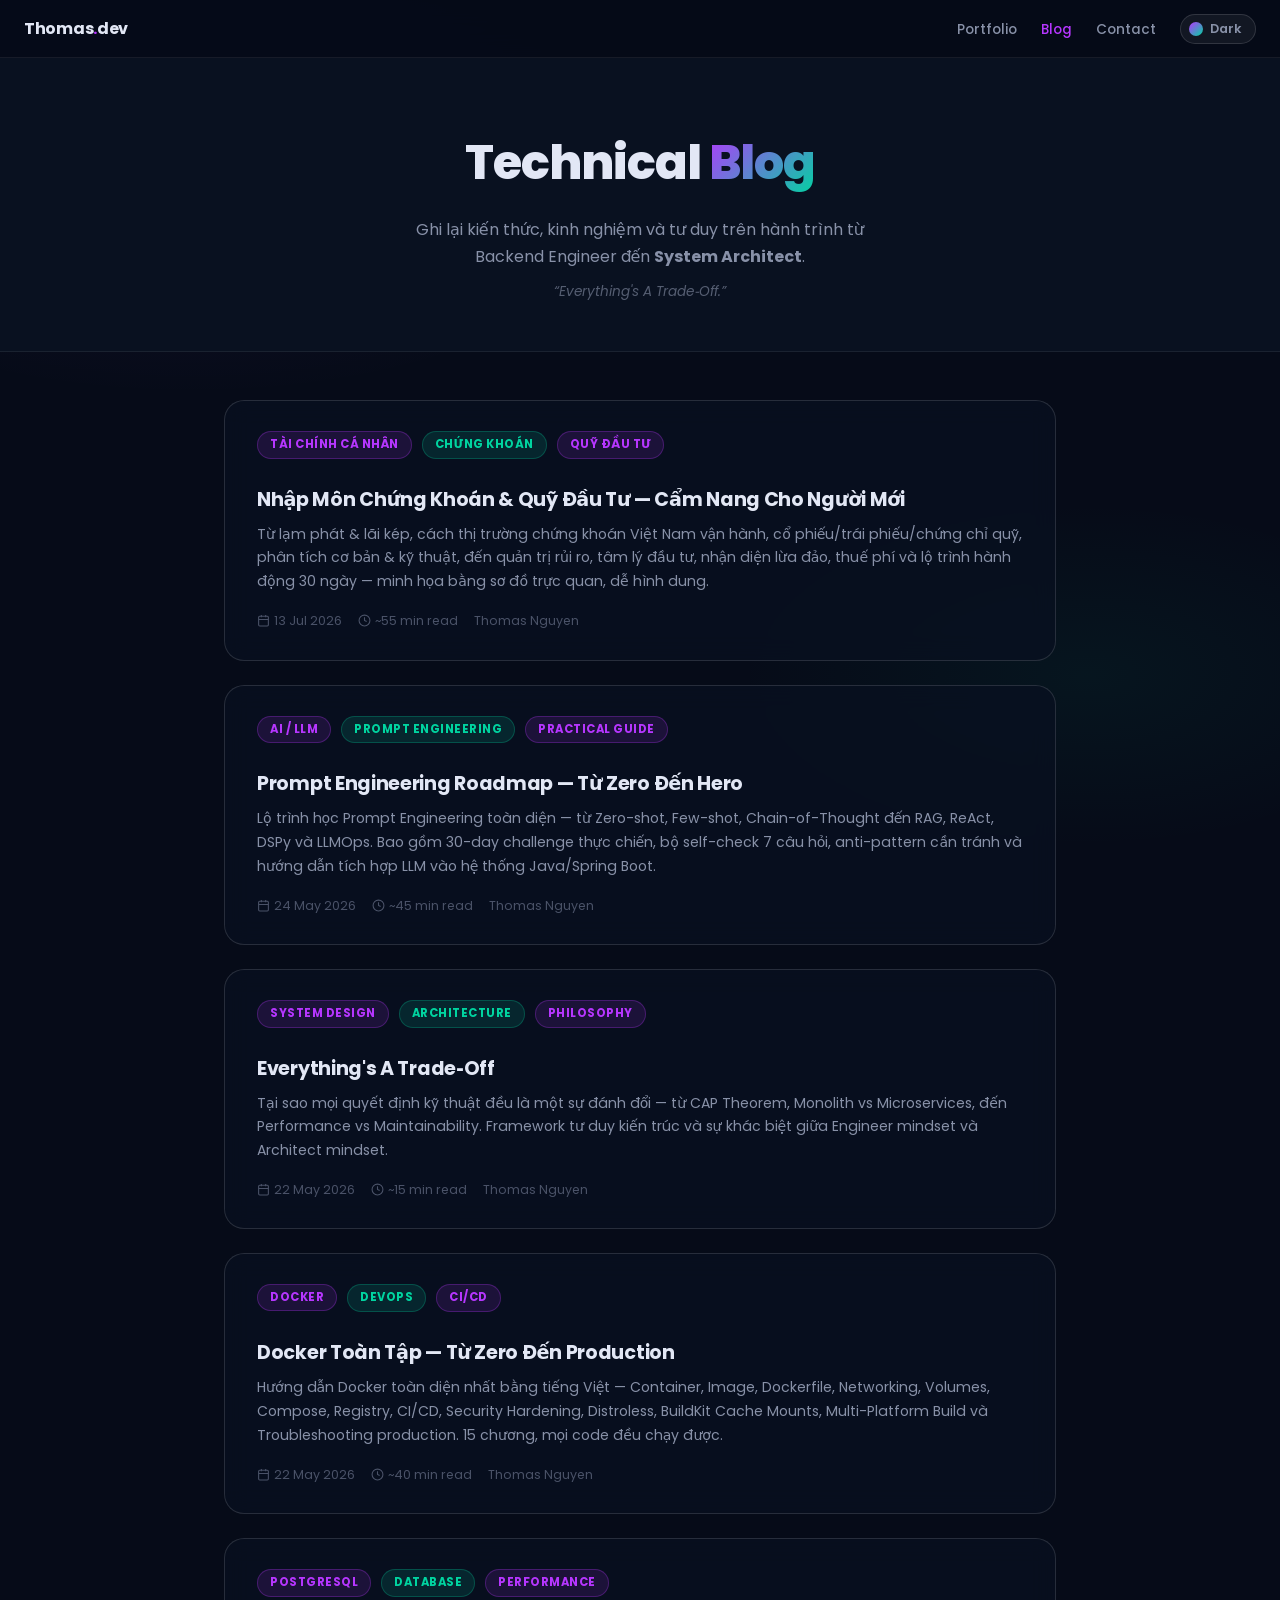
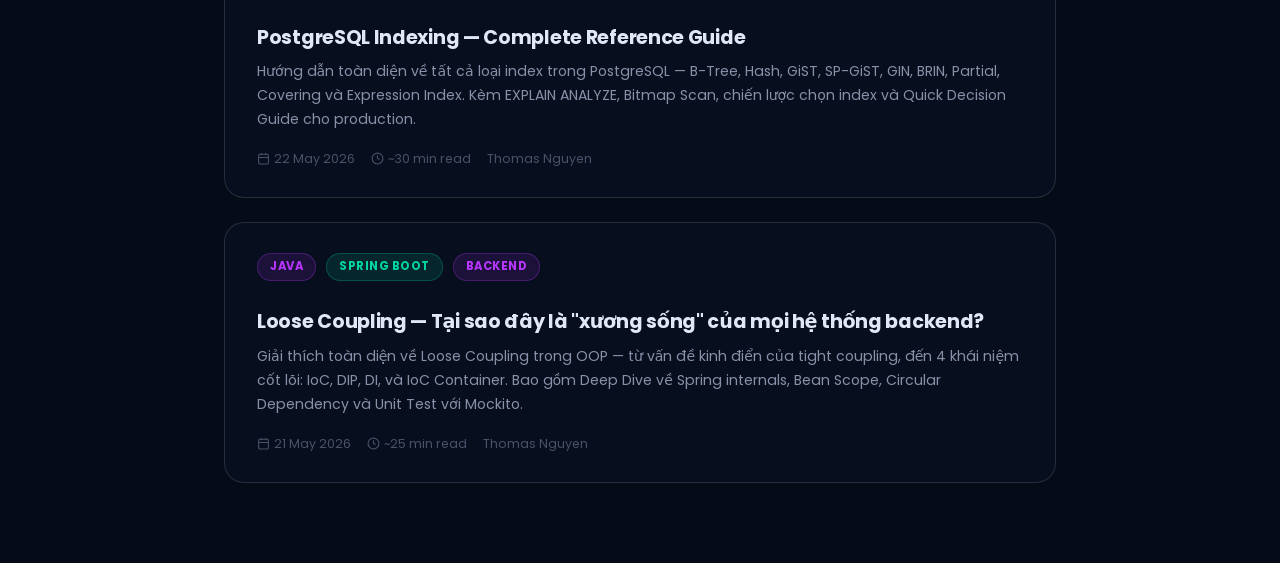
<file: blog/index.html>
<!doctype html>
<html lang="vi" data-theme="dark">
<head>
    <meta charset="utf-8">
    <meta name="viewport" content="width=device-width, initial-scale=1">
    <title>Blog — Thomas Nguyen</title>
    <meta name="description" content="Blog kỹ thuật của Thomas Nguyen — Java Engineer. Các bài viết về Spring Boot, Backend Architecture, Clean Code và Java internals.">
    <meta name="author" content="Thomas Nguyen">
    <link rel="shortcut icon" type="image/png" href="../assets/logo/man.png"/>
    <link rel="preconnect" href="https://fonts.googleapis.com">
    <link rel="preconnect" href="https://fonts.gstatic.com" crossorigin>
    <link href="https://fonts.googleapis.com/css2?family=Poppins:wght@300;400;500;600;700;800&display=swap" rel="stylesheet">
    <link rel="stylesheet" href="blog.css">
</head>
<body>
<div class="mesh-bg"></div>

<!-- Nav -->
<nav class="blog-nav">
    <a href="../index.html" class="blog-nav-brand">Thomas<span>.</span>dev</a>
    <ul class="blog-nav-links">
        <li><a href="../index.html">Portfolio</a></li>
        <li class="active"><a href="index.html">Blog</a></li>
        <li><a href="../index.html#contact">Contact</a></li>
        <li>
            <button class="theme-pill-btn" onclick="toggleTheme()" aria-label="Toggle theme">
                <div class="theme-pip"></div>
                <span id="theme-label">Dark</span>
            </button>
        </li>
    </ul>
</nav>

<!-- Hero -->
<section class="blog-listing-hero">
    <h1>Technical <span>Blog</span></h1>
    <p>Ghi lại kiến thức, kinh nghiệm và tư duy trên hành trình từ Backend Engineer đến <strong>System Architect</strong>.</p>
    <p style="margin-top:10px;font-size:0.85rem;opacity:0.6;font-style:italic">&ldquo;Everything's A Trade&#8209;Off.&rdquo;</p>
</section>

<!-- Post Grid -->
<main class="blog-grid">

    <a href="nhap-mon-chung-khoan/index.html" class="blog-card">
        <div class="blog-card-tags">
            <span class="post-tag">Tài chính cá nhân</span>
            <span class="post-tag tag-teal">Chứng khoán</span>
            <span class="post-tag">Quỹ đầu tư</span>
        </div>
        <h2 class="blog-card-title">Nhập Môn Chứng Khoán & Quỹ Đầu Tư — Cẩm Nang Cho Người Mới</h2>
        <p class="blog-card-excerpt">
            Từ lạm phát & lãi kép, cách thị trường chứng khoán Việt Nam vận hành, cổ phiếu/trái phiếu/chứng
            chỉ quỹ, phân tích cơ bản & kỹ thuật, đến quản trị rủi ro, tâm lý đầu tư, nhận diện lừa đảo,
            thuế phí và lộ trình hành động 30 ngày — minh họa bằng sơ đồ trực quan, dễ hình dung.
        </p>
        <div class="blog-card-meta">
            <span>
                <svg width="13" height="13" fill="none" stroke="currentColor" stroke-width="2" viewBox="0 0 24 24"><rect x="3" y="4" width="18" height="18" rx="2"/><line x1="16" y1="2" x2="16" y2="6"/><line x1="8" y1="2" x2="8" y2="6"/><line x1="3" y1="10" x2="21" y2="10"/></svg>
                13 Jul 2026
            </span>
            <span>
                <svg width="13" height="13" fill="none" stroke="currentColor" stroke-width="2" viewBox="0 0 24 24"><circle cx="12" cy="12" r="10"/><polyline points="12 6 12 12 16 14"/></svg>
                ~55 min read
            </span>
            <span>Thomas Nguyen</span>
        </div>
        <span class="blog-card-arrow">→</span>
    </a>

    <a href="prompt-engineering-roadmap/index.html" class="blog-card">
        <div class="blog-card-tags">
            <span class="post-tag">AI / LLM</span>
            <span class="post-tag tag-teal">Prompt Engineering</span>
            <span class="post-tag">Practical Guide</span>
        </div>
        <h2 class="blog-card-title">Prompt Engineering Roadmap — Từ Zero Đến Hero</h2>
        <p class="blog-card-excerpt">
            Lộ trình học Prompt Engineering toàn diện — từ Zero-shot, Few-shot, Chain-of-Thought đến
            RAG, ReAct, DSPy và LLMOps. Bao gồm 30-day challenge thực chiến, bộ self-check 7 câu hỏi,
            anti-pattern cần tránh và hướng dẫn tích hợp LLM vào hệ thống Java/Spring Boot.
        </p>
        <div class="blog-card-meta">
            <span>
                <svg width="13" height="13" fill="none" stroke="currentColor" stroke-width="2" viewBox="0 0 24 24"><rect x="3" y="4" width="18" height="18" rx="2"/><line x1="16" y1="2" x2="16" y2="6"/><line x1="8" y1="2" x2="8" y2="6"/><line x1="3" y1="10" x2="21" y2="10"/></svg>
                24 May 2026
            </span>
            <span>
                <svg width="13" height="13" fill="none" stroke="currentColor" stroke-width="2" viewBox="0 0 24 24"><circle cx="12" cy="12" r="10"/><polyline points="12 6 12 12 16 14"/></svg>
                ~45 min read
            </span>
            <span>Thomas Nguyen</span>
        </div>
        <span class="blog-card-arrow">→</span>
    </a>

    <a href="everything-trade-off/index.html" class="blog-card">
        <div class="blog-card-tags">
            <span class="post-tag">System Design</span>
            <span class="post-tag tag-teal">Architecture</span>
            <span class="post-tag">Philosophy</span>
        </div>
        <h2 class="blog-card-title">Everything's A Trade&#8209;Off</h2>
        <p class="blog-card-excerpt">
            Tại sao mọi quyết định kỹ thuật đều là một sự đánh đổi — từ CAP Theorem, Monolith vs Microservices,
            đến Performance vs Maintainability. Framework tư duy kiến trúc và sự khác biệt giữa Engineer mindset
            và Architect mindset.
        </p>
        <div class="blog-card-meta">
            <span>
                <svg width="13" height="13" fill="none" stroke="currentColor" stroke-width="2" viewBox="0 0 24 24"><rect x="3" y="4" width="18" height="18" rx="2"/><line x1="16" y1="2" x2="16" y2="6"/><line x1="8" y1="2" x2="8" y2="6"/><line x1="3" y1="10" x2="21" y2="10"/></svg>
                22 May 2026
            </span>
            <span>
                <svg width="13" height="13" fill="none" stroke="currentColor" stroke-width="2" viewBox="0 0 24 24"><circle cx="12" cy="12" r="10"/><polyline points="12 6 12 12 16 14"/></svg>
                ~15 min read
            </span>
            <span>Thomas Nguyen</span>
        </div>
        <span class="blog-card-arrow">→</span>
    </a>

    <a href="docker-toan-tap/index.html" class="blog-card">
        <div class="blog-card-tags">
            <span class="post-tag">Docker</span>
            <span class="post-tag tag-teal">DevOps</span>
            <span class="post-tag">CI/CD</span>
        </div>
        <h2 class="blog-card-title">Docker Toàn Tập — Từ Zero Đến Production</h2>
        <p class="blog-card-excerpt">
            Hướng dẫn Docker toàn diện nhất bằng tiếng Việt — Container, Image, Dockerfile, Networking,
            Volumes, Compose, Registry, CI/CD, Security Hardening, Distroless, BuildKit Cache Mounts,
            Multi-Platform Build và Troubleshooting production. 15 chương, mọi code đều chạy được.
        </p>
        <div class="blog-card-meta">
            <span>
                <svg width="13" height="13" fill="none" stroke="currentColor" stroke-width="2" viewBox="0 0 24 24"><rect x="3" y="4" width="18" height="18" rx="2"/><line x1="16" y1="2" x2="16" y2="6"/><line x1="8" y1="2" x2="8" y2="6"/><line x1="3" y1="10" x2="21" y2="10"/></svg>
                22 May 2026
            </span>
            <span>
                <svg width="13" height="13" fill="none" stroke="currentColor" stroke-width="2" viewBox="0 0 24 24"><circle cx="12" cy="12" r="10"/><polyline points="12 6 12 12 16 14"/></svg>
                ~40 min read
            </span>
            <span>Thomas Nguyen</span>
        </div>
        <span class="blog-card-arrow">→</span>
    </a>

    <a href="postgresql-indexing/index.html" class="blog-card">
        <div class="blog-card-tags">
            <span class="post-tag">PostgreSQL</span>
            <span class="post-tag tag-teal">Database</span>
            <span class="post-tag">Performance</span>
        </div>
        <h2 class="blog-card-title">PostgreSQL Indexing — Complete Reference Guide</h2>
        <p class="blog-card-excerpt">
            Hướng dẫn toàn diện về tất cả loại index trong PostgreSQL — B-Tree, Hash, GiST, SP-GiST, GIN, BRIN,
            Partial, Covering và Expression Index. Kèm EXPLAIN ANALYZE, Bitmap Scan, chiến lược chọn index
            và Quick Decision Guide cho production.
        </p>
        <div class="blog-card-meta">
            <span>
                <svg width="13" height="13" fill="none" stroke="currentColor" stroke-width="2" viewBox="0 0 24 24"><rect x="3" y="4" width="18" height="18" rx="2"/><line x1="16" y1="2" x2="16" y2="6"/><line x1="8" y1="2" x2="8" y2="6"/><line x1="3" y1="10" x2="21" y2="10"/></svg>
                22 May 2026
            </span>
            <span>
                <svg width="13" height="13" fill="none" stroke="currentColor" stroke-width="2" viewBox="0 0 24 24"><circle cx="12" cy="12" r="10"/><polyline points="12 6 12 12 16 14"/></svg>
                ~30 min read
            </span>
            <span>Thomas Nguyen</span>
        </div>
        <span class="blog-card-arrow">→</span>
    </a>

    <a href="loose-coupling-spring-boot/index.html" class="blog-card">
        <div class="blog-card-tags">
            <span class="post-tag">Java</span>
            <span class="post-tag tag-teal">Spring Boot</span>
            <span class="post-tag">Backend</span>
        </div>
        <h2 class="blog-card-title">Loose Coupling — Tại sao đây là "xương sống" của mọi hệ thống backend?</h2>
        <p class="blog-card-excerpt">
            Giải thích toàn diện về Loose Coupling trong OOP — từ vấn đề kinh điển của tight coupling,
            đến 4 khái niệm cốt lõi: IoC, DIP, DI, và IoC Container. Bao gồm Deep Dive về Spring internals,
            Bean Scope, Circular Dependency và Unit Test với Mockito.
        </p>
        <div class="blog-card-meta">
            <span>
                <svg width="13" height="13" fill="none" stroke="currentColor" stroke-width="2" viewBox="0 0 24 24"><rect x="3" y="4" width="18" height="18" rx="2"/><line x1="16" y1="2" x2="16" y2="6"/><line x1="8" y1="2" x2="8" y2="6"/><line x1="3" y1="10" x2="21" y2="10"/></svg>
                21 May 2026
            </span>
            <span>
                <svg width="13" height="13" fill="none" stroke="currentColor" stroke-width="2" viewBox="0 0 24 24"><circle cx="12" cy="12" r="10"/><polyline points="12 6 12 12 16 14"/></svg>
                ~25 min read
            </span>
            <span>Thomas Nguyen</span>
        </div>
        <span class="blog-card-arrow">→</span>
    </a>

</main>

<script>
    const saved = localStorage.getItem('blog-theme') || 'dark';
    document.documentElement.setAttribute('data-theme', saved);
    document.getElementById('theme-label').textContent = saved === 'dark' ? 'Dark' : 'Light';

    function toggleTheme() {
        const cur = document.documentElement.getAttribute('data-theme');
        const next = cur === 'dark' ? 'light' : 'dark';
        document.documentElement.setAttribute('data-theme', next);
        localStorage.setItem('blog-theme', next);
        document.getElementById('theme-label').textContent = next === 'dark' ? 'Dark' : 'Light';
    }
</script>
</body>
</html>
</file>
<file: assets/css/flaticon.css>
/*
  	Flaticon icon font: Flaticon
  	Creation date: 07/05/2018 12:24
  	*/

@font-face {
  font-family: "Flaticon";
  src: url("../fonts/Flaticon.eot");
  src: url("../fonts/Flaticon.eot?#iefix") format("embedded-opentype"),
       url("../fonts/Flaticon.woff") format("woff"),
       url("../fonts/Flaticon.ttf") format("truetype"),
       url("../fonts/Flaticon.svg#Flaticon") format("svg");
  font-weight: normal;
  font-style: normal;
}

@media screen and (-webkit-min-device-pixel-ratio:0) {
  @font-face {
    font-family: "Flaticon";
    src: url("../fonts/Flaticon.svg#Flaticon") format("svg");
  }
}

[class^="flaticon-"]:before, [class*=" flaticon-"]:before,
[class^="flaticon-"]:after, [class*=" flaticon-"]:after {   
  font-family: Flaticon;
  font-size: 24px;
  font-style: normal;
  margin-left: 0px;
}

.flaticon-bitbucket-logotype-camera-lens-in-perspective:before { content: "\f100"; }
.flaticon-squarespace-logo:before { content: "\f101"; }
.flaticon-smug:before { content: "\f102"; }
.flaticon-flickr-website-logo-silhouette:before { content: "\f103"; }
.flaticon-github-logo:before { content: "\f104"; }
.flaticon-behance-logo:before { content: "\f105"; }
.flaticon-dribbble:before { content: "\f106"; }
.flaticon-themeforest:before { content: "\f107"; }
</file>
<file: assets/css/style.css>
/*==================================
* Author        : "ThemeSine"
* Template Name :  Browny  HTML Template
* Version       : 1.0
==================================== */

/*==================================
font-family: 'Poppins', sans-serif;
==================================== */


/*=========== TABLE OF CONTENTS ===========
1.  General css (Reset code)
2.  Header
3.  Welcome-hero
4.  About me 
5.  Education
6.  Skill
7.  Experience
8.  Profiles
9.  Portfolio
10. Clients
11. Contact

/*-------------------------------------
		0. Design tokens
--------------------------------------*/
:root {
    --color-primary:        #d92cf9;
    --color-primary-dark:   #b636ff;
    --color-primary-darker: #9f00ff;
    --color-navy:           #1f2c6c;
    --color-text:           #43485c;
    --color-text-muted:     #999fb3;
    --color-text-secondary: #636a82;
    --color-border:         #e5ebf2;
    --color-bg-light:       #f9fbfd;
    --shadow-sm:  0 3px 15px rgba(0,0,0,.2);
    --shadow-md:  0 5px 20px rgba(0,0,0,.2);
    --transition: 0.3s ease;
}

/* Screen-reader-only utility */
.sr-only {
    position: absolute;
    width: 1px;
    height: 1px;
    padding: 0;
    margin: -1px;
    overflow: hidden;
    clip: rect(0,0,0,0);
    white-space: nowrap;
    border: 0;
}

/*-------------------------------------
		1.General css (Reset code)
--------------------------------------*/
*{
    padding: 0;
    margin: 0;
}

*{
	-webkit-box-sizing:border-box;
	-moz-box-sizing:border-box;
	-o-box-sizing:border-box;
	-ms-box-sizing:border-box;
	box-sizing:border-box;
}
body{
	font-family: 'Poppins', sans-serif;
	font-size:16px;
	color: #676a81;
	background: #fff;
    max-width:1920px;
    margin:0 auto;
	overflow-x:hidden;
}

a,a:hover,a:active,a:focus {
	display:inline-block;
	text-decoration:none;
	color: #6a708e;
	font-size:16px;
	padding:0;
}
h1,h2,h3,h4,h5,h6 { 
	margin: 0;
	color:#43485c;
    font-size: 16px;
	font-family: 'Poppins', sans-serif;
	text-transform: capitalize;
}
p {
	margin: 0;
	line-height:1.8;
	color:#43485c;
	font-size:14px;
	font-family: 'Poppins', sans-serif;
}
img{border:none;max-width:100%; height:auto;}
ul{
	padding: 0;
    margin: 0 auto;
    list-style: none;
}
ul li {
	list-style: none;
	
}
select,input,textarea,button{box-shadow:none;outline:0!important;}
button {background: transparent;border: 0;}

html,body{
    height: 100%;
	position: relative;
}
[placeholder]:focus::-webkit-input-placeholder {
  -webkit-transition: opacity 0.3s 0.3s ease; 
  -moz-transition: opacity 0.3s 0.3s ease; 
  -ms-transition: opacity 0.3s 0.3s ease; 
  -o-transition: opacity 0.3s 0.3s ease; 
  transition: opacity 0.3s 0.3s ease; 
  opacity: 0;
}

.fix{position: relative;clear: both;}
/*=============Style css=========*/

/*-------------------------------------
        2. Header
--------------------------------------*/
.top-area {
    position: relative;
    z-index: 9999;
}
nav.navbar.bootsnav.no-background {
    background-color: #fff;
    border: none;
}

nav.navbar.bootsnav {
    background-color: #fff;
    border-bottom: transparent;
    box-shadow: 0 3px 15px rgba(0,0,0,.2);
}

/*.navbar-brand*/
.navbar-header a.navbar-brand,.navbar-header a.navbar-brand:hover,.navbar-header a.navbar-brand:focus {
    display: inline-block;
    color: #d92cf9;
    font-size: 20px;
    font-weight: 600;
    padding: 33px 0px 57px;
    text-transform: uppercase;
}
/*.navbar-brand*/

/*.nav li*/
nav.navbar.bootsnav ul.nav > li > a {
    font-size: 16px;
    font-weight: 400;
    text-transform:uppercase;
    -webkit-transition: 0.3s linear; 
    -moz-transition: 0.3s linear; 
    -ms-transition: 0.3s linear; 
    -o-transition: 0.3s linear; 
    transition: 0.3s linear;
}
nav.navbar.bootsnav ul.nav > li > a {padding: 35px 20px;}
nav.navbar.bootsnav ul.nav > li > a:hover,nav.navbar.bootsnav ul.nav > li > a:focus,nav.navbar.bootsnav ul.nav > li.active>a{color: #d92cf9;}

nav.navbar.bootsnav ul.nav > li.dropdown > a.dropdown-toggle:after {
    content: "";
}
nav.navbar.bootsnav ul.nav > li.dropdown span {
    font-size: 8px;
    margin-left: 15px;
}
.sticky-wrapper.is-sticky nav.navbar.bootsnav ul.nav > li > a {color:#6a708e;}
.sticky-wrapper.is-sticky nav.navbar.bootsnav ul.nav > li > a:hover,.sticky-wrapper.is-sticky nav.navbar.bootsnav ul.nav > li > a:focus,.sticky-wrapper.is-sticky nav.navbar.bootsnav ul.nav > li.active>a{color: #d92cf9;}
/*.nav li*/



/*.menu-ui-design*/
.menu-ui-design::-webkit-scrollbar { width: 5px; }
.menu-ui-design::-webkit-scrollbar-track { -webkit-box-shadow: inset 0 0 8px #000; }
.menu-ui-design::-webkit-scrollbar-thumb { background-color: var(--color-primary); }
/*.menu-ui-design*/



/*.navbar-toggle */
nav.navbar.bootsnav .navbar-toggle {
    position: relative;
    background-color: transparent;
    border: 1px solid #d92cf9;
    padding: 10px;
    top: 0;
}
nav.navbar.bootsnav .navbar-toggle i{color: #d92cf9;}
/*.navbar-toggle */



/*-------------------------------------
        3.  Welcome-hero
--------------------------------------*/
.welcome-hero{
    display: flex;
    align-items: center;
    justify-content: center;
    position:relative;
    /* background:url(../images/about/welcome-banner.jpg)no-repeat; */
    background:url(../images/about/welcome-tang17.jpg)no-repeat;
    background-size:cover;
    background-position: center;
    height:890px;
}
.welcome-hero:before{
    position:absolute;
    content: " ";
    top:0;
    left:0;
    background:rgba(31,44,108,.65);
    width:100%;
    height:100%;
}

/*.header-text-area*/
.header-text h2 {
    color: #fff;
    font-size: 54px;
    font-weight: 700;
    text-transform: uppercase;
    line-height: 1.5;
}
.header-text h2 span {color: #d92cf9;}
.header-text p {
    color: #fff;
    font-size: 30px;
    font-weight: 300;
    text-transform: uppercase;
    margin: 30px 0 60px;
    letter-spacing: 2px;
}
.header-text a {
    width: 200px;
    height: 60px;
    line-height: 60px;
    border-radius: 3px;
    text-transform: capitalize;
    color: #fff;
    background: #b636ff;
    border:1px solid #b636ff;
    box-shadow: 0 5px 20px rgba(0,0,0,.2);
    -webkit-transition: 0.3s linear; 
    -moz-transition: 0.3s linear; 
    -ms-transition: 0.3s linear; 
    -o-transition: 0.3s linear; 
    transition: 0.3s linear;
}
.header-text a:hover{ box-shadow: 0 5px 20px rgba(0,0,0,.4);background:#9f00ff;border: 1px solid #9f00ff;}
/*.header-text-area*/

/*-------------------------------------
        4.  About
--------------------------------------*/
.about {padding: 50px 0 100px;}
.about-content {padding-top: 100px;}
/*.single-about-txt*/
.single-about-txt h3 {
    font-size:18px;
    color: #3c4258;
    text-transform: initial;
    line-height: 1.8;
    text-align: justify;
}
.single-about-txt p {
    font-size: 16px;
    color: #999fb3;
    padding: 35px 0 43px;
    border-bottom: 1px solid #999fb3;
    text-align: justify;
}
.single-about-add-info {
    margin: 35px 0;
}
.single-about-add-info h3 {
    color: #636a82;
    font-size: 16px;
    text-transform: capitalize;
}
.single-about-add-info p {font-weight:  300;border:  0;padding: 0;margin-top: 3px;}
/*.single-about-txt*/

/*.single-about-img */
.single-about-img{position: relative;box-shadow: 0 5px 20px rgba(14,25,80,.30);}
.single-about-img:before {
    position:  absolute;
    content: " ";
    top: 0;
    left:  0;
    width: 109%;
    height:  100%;
    background: rgba(31,44,108,.3);
}
.single-about-img img {
    max-width: 500px;
    height: auto;
}
.about-list-icon{
    display: flex;
    justify-content: center;
    align-items: center;
    position: absolute;
    bottom: 0;
    left: 0;
    width: 109%;
    height: 90px;
    background: #1f2c6c;
}
/*.ab-list-icon */
.about-list-icon ul {
    display: flex;
}
.about-list-icon ul li a {
    cursor: pointer;
    color: #fff;
    display: inline-block;
    border: 2px solid rgba(255,255,255,0.6);
    margin-left: 20px;
    border-radius: 8px;
    width: 34px;
    height: 34px;
    line-height: 30px;
    text-align: center;
    transition: border-color 0.2s, background 0.2s;
}
.about-list-icon ul li a:hover {
    border-color: #fff;
    background: rgba(255,255,255,0.15);
}
.about-list-icon ul li a i { margin-left: 0; }
/*.ab-list-icon */

/*.single-about-img */

/*-------------------------------------
        5.  Education
--------------------------------------*/

.education {
    background:  #f9fbfd;
    padding-top:  50px;
}
.education-horizontal-timeline {
    padding: 80px 0;
}

/*.education-horizontal-timeline*/
.education-horizontal-timeline .col-sm-4 {padding:0 2px;}

.single-horizontal-timeline .experience-time h3{text-transform: capitalize;}
.single-horizontal-timeline .experience-time h3 span{text-transform:lowercase;}
.single-horizontal-timeline .timeline-content h5 {margin: 15px 0;}
.single-horizontal-timeline p {color: #999fb3;max-width: 335px;}

/*.timeline-horizontal-border*/
.timeline-horizontal-border {
    display:  flex;
    align-items: center;
    padding: 26px 0 30px;
}
.timeline-horizontal-border i {
    font-size:  10px;
    color: #d92cf9;
    margin-right:  5px;
}
span.single-timeline-horizontal {
    display:  inline-block;
    background: #b2c1ce;
    height:  1px;
    width: 380px;
}
span.single-timeline-horizontal.spacial-horizontal-line {width: 88px;}
/*.timeline-horizontal-border*/

/*.education-horizontal-timeline*/

/*-------------------------------------
        6.  Skills
--------------------------------------*/
.skills {
    
}
.skill-content{padding: 50px 0 80px;}
.single-skill-content{padding-top: 100px;}
.section-heading h2 {
    font-size: 24px;
    font-weight: 600;
    text-transform: uppercase;
    padding-bottom: 50px;
    border-bottom: 1px solid #e5ebf2;
}
.single-progress-txt {
    display: flex;
}
.single-progress-txt h3 {
    width: 10%;
    color: #a606c3;
    position: relative;
    top: 6px;
    left: 20px;
}
.barWrapper {
    font-weight: 400;
    font-size: 16px;
    text-transform: uppercase;
}
.progress {
    border-radius:3px;
    overflow: visible;
    background: #e6ecf3;
    height:8px;
    margin-top: 15px;
    width: 85%;
    margin-bottom: 37px;
}
.progress-bar {
   background: #b636ff;
    border-radius: 3px;
   -webkit-transition: width 1.5s ease-in-out;
   -ms-transition: width 1.5s ease-in-out;
   -moz-transition: width 1.5s ease-in-out;
   -o-transition: width 1.5s ease-in-out;
   transition: width 1.5s ease-in-out;
}
.tooltip{
   position:relative;
   float:right;
}
.tooltip > .tooltip-inner {
   background-color: transparent;
   padding: 1px 5px;
   color: #b636ff;
   font-weight: 500;
   font-size: 12px;
   border-radius: 0;
}
.popOver + .tooltip > .tooltip-arrow {
   border-left: 6px solid transparent;
   border-right: 6px solid transparent;
   border-top: 6px solid #fff;
   bottom: -1px;
   transform: translateX(-50%);
   margin-left: 0;
}

/*-------------------------------------
        7. Experience
-------------------------------------*/
.experience {
    padding: 50px 0 100px;
    border-top: 1px solid #e5ebf2;
}
.experience-content {padding-top: 100px;}
.single-timeline-box {margin-bottom: 75px;}

/*experience-time*/
.experience-time {
    position: relative;
}
.experience-time h2 {
    font-weight: 400;
}
.experience-time h3 {
    font-size: 16px;
    font-weight: 300;
    color: #636a82;
    margin-top: 14px;
    text-transform: uppercase;
}
/*experience-time*/

/*main-timeline*/
.main-timeline{
    position: relative;
}
.main-timeline:before{
    content: "";
    width: 2px;
    height: 84%;
    background: #b2c1ce;
    position: absolute;
    top: 1.5%;
    left: 45.8%;
    z-index: -1;
}
.main-timeline .timeline{
    position: relative;
}

.timeline-content span>i, .experience-time span>i {
    color: #d92cf9;
    position: absolute;
    font-size: 10px;
    left: -14.5%;
    z-index: 1;
}
.timeline-content h4.title {
    font-size: 16px;
    font-weight: 400;
    text-transform: uppercase;
}
.timeline-content h5 {
    color: #636a82;
    font-size: 14px;
    font-weight: 300;
    margin: 18px 0 20px;
}
.main-timeline .description {
    font-size: 14px;
    color: #999fb3;
}
.main-timeline .description-justify {
    font-size: 14px;
    color: #999fb3;
    text-align: justify;
}
.main-timeline .timeline-content.right{
    float: right;
    text-align: left;
}
.timeline-single-before:before {
    content: '';
    top: 57px;
    left: -3px;
    position: absolute;
    width: 100%;
    height:400px;
    border-left:15px solid #fff;
}

.experience-time-responsive{display: none;}
/*-------------------------------------
        8. Profiles
--------------------------------------*/
.profiles {
    padding:  50px 0 100px;
    border:  1px solid #e5ebf2;
}

.profiles-content {padding-top: 100px;}
.profiles-content .col-sm-3{padding:0;}
.profile-txt {
    display: flex;
    align-items: center;
    flex-direction: column;
}
.single-profile {
    position: relative;
    height: 150px;
    display: flex;
    justify-content: center;
    align-items: center;
    border-right: 1px solid #b2c1ce;
    overflow:hidden;
    -webkit-transition:background 0.5s linear; 
    -moz-transition:background 0.5s linear; 
    -ms-transition:background 0.5s linear; 
    -o-transition:background 0.5s linear; 
    transition:background 0.5s linear;
}
.profile-icon-name {
    text-transform: capitalize;
    color: #636a82;
    font-size: 16px;
}
.single-profile.profile-no-border{border-right:transparent;}
.profile-border {
    border-bottom: 1px solid #b2c1ce;
}
.single-profile-overlay{
    display:flex;
    align-items:center;
    text-transform: capitalize;
    justify-content:center;
    position: absolute;
    top: 0;
    left: 0;
    content: " ";
    width:100%;
    height: 100%;
    background: #d92cf9;
    background: -moz-linear-gradient(left, #d92cf9 0%, #b636ff 100%);
    background: -webkit-linear-gradient(left, #d92cf9 0%,#b636ff 100%);
    background: linear-gradient(to right, #d92cf9 0%,#b636ff 100%);
    filter: progid:DXImageTransform.Microsoft.gradient( startColorstr='#d92cf9', endColorstr='#b636ff',GradientType=1 );
    -webkit-transform:scale(0);
    -moz-transform:scale(0);
    -ms-transform:scale(0);
    -o-transform:scale(0);
    transform:scale(0);
    -webkit-transition: .5s;
    -moz-transition: .5s;
    -ms-transition: .5s;
    -o-transition: .5s;
    transition: .5s;
}
.single-profile:hover .single-profile-overlay{
    -webkit-transform:scale(1);
    -moz-transform:scale(1);
    -ms-transform:scale(1);
    -o-transform:scale(1);
    transform:scale(1);
    top:0;
}
.single-profile:hover .profile-icon-name,.single-profile:hover .profile-txt a>i{color: #fff;}
.single-profile:hover .profile-border {border:transparent;}
/*-------------------------------------
        9. Portfolio
--------------------------------------*/
.portfolio {
    padding:  50px 0 100px;
    border:  1px solid #e5ebf2;
}

.portfolio-content {padding-top: 100px;}

/* ---- .item ---- */
.isotope:after {
    content: '';
    display: block;
    clear: both;
}
.isotope .item {
    position:relative;
    overflow:hidden;
    margin-bottom: 30px;
}
/*.item img*/
.isotope .item img{
    width:100%;
    height:100%;
    -webkit-transition: .5s;
    -moz-transition: .5s;
    -ms-transition: .5s;
    -o-transition: .5s;
    transition: .5s;
}
.isotope .item:hover  img{
    /* -webkit-transform:scale(1.5);
    -moz-transform:scale(1.5);
    -ms-transform:scale(1.5);
    -o-transform:scale(1.5);
    transform:scale(1.5); */

    -webkit-transform:scale(1);
    -moz-transform:scale(1);
    -ms-transform:scale(1);
    -o-transform:scale(1);
    transform:scale(1);
}/*.item img*/

/*.isotope-overlay*/
.isotope-overlay{
    position:absolute;
    height:100%;
    width:100%;
    background:rgba(31,44,108,.3);
    display:flex;
    align-items:center;
    text-transform: uppercase;
    justify-content:center;
    flex-direction:row;
    -webkit-transform:scale(0);
    -moz-transform:scale(0);
    -ms-transform:scale(0);
    -o-transform:scale(0);
    transform:scale(0);
    -webkit-transition: .5s;
    -moz-transition: .5s;
    -ms-transition: .5s;
    -o-transition: .5s;
    transition: .5s;
}
.isotope-overlay a {
    display: inline-block;
    color: #fff;
    font-size: 14px;
    text-align: center;
}
.isotope-overlay p {
    display: inline-block;
    color: #fff;
    font-size: 14px;
    text-align: center;
}
.isotope .item:hover .isotope-overlay{
    -webkit-transform:scale(1);
    -moz-transform:scale(1);
    -ms-transform:scale(1);
    -o-transform:scale(1);
    transform:scale(1);
    top:0;
}/*.isotope-overlay*/

/*-------------------------------------
        10. Clients
--------------------------------------*/
.clients {padding-top: 50px;}
.clients-area {
    display: flex;
    align-items: center;
    height: 250px;
}
.clients-area .item {padding: 0 25px;}

.clients .clients-area .owl-carousel .owl-item img {
    display: block;
    width: 100%;
    height: auto;
    border-radius:0;
}

/*-------------------------------------
        11. Contact
--------------------------------------*/
.contact {
    background: #f9fbfd;
    padding: 50px 0 100px;
}
.single-contact-box {padding-top: 100px;}
.contact-form  .form-group {
    margin-bottom: 20px;
    
}
.contact-form .form-control {
    padding: 25px;
    font-size: 14px;
    border: 1px solid #fff;
    border-radius: 0px;
    box-shadow: none;
    outline: 0!important;
    background: #fff;
    color: #636a82;
    resize: none;
}

/*--contct button--*/
.contact-form .single-contact-btn {
    display:flex;
    align-items:center;
    justify-content:center;
    height:50px;
    text-transform:capitalize;
    margin-top: 3px;
    background: #b636ff;
    border: 1px solid #b636ff;
    cursor:pointer;
    box-shadow: 0 5px 20px rgba(0,0,0,.2);
     -webkit-transition: .5s; 
    -moz-transition:.5s; 
    -ms-transition:.5s; 
    -o-transition:.5s;
    transition: .5s;
}
.contact-form .single-contact-btn .contact-btn ,
.contact-form .single-contact-btn .contact-btn:focus {
    margin-top:0px;
    outline: 0 !important;
    border:0;
    color: #fff;
    border-radius: 0px;
    font-size:14px;
    -webkit-transition: .5s; 
    -moz-transition:.5s; 
    -ms-transition:.5s; 
    -o-transition:.5s;
    transition: .5s;
    
}
.single-contact-btn:hover{
    background: #9f00ff;
    border: 1px solid #9f00ff;
    box-shadow: 0 5px 20px rgba(0,0,0,.2);
}

/*--contct button--*/

/* contact-adress */
.contact-add-head h3 {
    font-size:  24px;
    color:  #3c4258;
}
.contact-add-head p {
    font-size:  16px;
    text-transform: capitalize;
    color:  #636a82;
    font-weight:  300;
    margin-top:  6px;
}
/* contact-adress */

/*.contact-add-info */
.contact-add-info { margin: 42px 0 52px;}
.single-contact-add-info h3 {
    color:  #636a82;
    font-weight:  500;
}
.single-contact-add-info p {
    color:  #999fb3;
    font-size:  16px;
    margin-top:  18px;
}
.single-contact-add-info {
    margin-bottom:  26px;
}
/*.contact-add-info */

/*hm-foot-icon*/
.hm-foot-icon {
   
}
.hm-foot-icon ul li{float:left;}
.hm-foot-icon ul li>a {
    color: #636a82;
    margin-right:18px;
    -webkit-transition: .3s; 
    -moz-transition:.3s; 
    -ms-transition:.3s; 
    -o-transition:.3s;
    transition: .3s;
}
.hm-foot-icon ul li>a:hover{
    color: #b636ff;
}/*hm-foot-icon*/

.hm-footer-copyright p{
    color: #888ea5;
    text-transform: capitalize;
    padding: 38px 0;
}
.hm-footer-copyright p a {color: #888ea5;}
/*===============================
    Scroll Top
===============================*/
#scroll-Top  .return-to-top {
    position: fixed;
    right: 30px;
    bottom: 30px;
    display: none;
    width: 40px;
    line-height: 40px;
    height: 40px;
    text-align: center;
    font-size: 20px;
    cursor: pointer;
    color: #fff;
    background:#b636ff;
	border:1px solid #b636ff;
	border-radius:50%;
	-webkit-transition: .5s; 
	-moz-transition:.5s; 
	-ms-transition:.5s; 
	-o-transition:.5s;
    transition: .5s;
	z-index: 2;
}
#scroll-Top  .return-to-top:hover {
    background:#fff;
    color: #b636ff;
	border:1px solid #b636ff;
}

#scroll-Top  .return-to-top i{
    position:relative;
    bottom:0;

}

#scroll-Top  .return-to-top i{
    position: relative;
    animation-name: example;
    animation-direction: alternate;
    animation-iteration-count: infinite;
    animation-duration:1s;
}
@keyframes example {
    0%   {bottom:0px;}
    100%  {bottom:7px;}
}


/** CSS ==> CV */

/* Button Container for Side-by-Side Layout */
.btn-container {
    display: flex;
    justify-content: center; /* Center align */
    gap: 15px; /* Space between buttons */
    margin-top: 20px;
}

/* Hide Close button by default — JS toggles it */
#btn-close { display: none; }

/* PDF viewer panel */
#pdf-viewer {
    display: none;
    margin-top: 16px;
    border-radius: 6px;
    overflow: hidden;
    box-shadow: 0 8px 30px rgba(0,0,0,.4);
}

/* View CV Button */
.btn-view {
    background-color: var(--color-primary-dark);
    color: white;
    border: none;
    padding: 12px 24px;
    font-size: 18px;
    font-weight: bold;
    cursor: pointer;
    border-radius: 8px;
    transition: all 0.3s ease-in-out;
    box-shadow: 0 4px 6px rgba(0, 0, 0, 0.1);
}

.btn-view:hover {
    background-color: var(--color-primary-darker);
    transform: scale(1.05);
    box-shadow: 0 6px 10px rgba(0, 0, 0, 0.2);
}

/* Download CV Button — uses .header-text a specificity override */
.btn-download,
.header-text .btn-container .btn-download {
    display: inline-block;
    background-color: transparent;
    color: #fff;
    border: 2px solid #b636ff;
    padding: 11px 22px;
    font-size: 16px;
    font-weight: bold;
    cursor: pointer;
    border-radius: 8px;
    transition: all 0.3s ease-in-out;
    box-shadow: 0 4px 6px rgba(0, 0, 0, 0.1);
    line-height: 1.2;
    width: auto;
    height: auto;
    text-transform: capitalize;
}
.btn-download:hover,
.header-text .btn-container .btn-download:hover {
    background-color: #b636ff;
    color: #fff;
    border-color: #b636ff;
    transform: scale(1.05);
    box-shadow: 0 6px 10px rgba(0, 0, 0, 0.2);
}

/* Close PDF Button - Dark Gray */
.btn-close {
    background-color: #6c757d; /* Dark Gray */
    color: white;
    border: none;
    padding: 12px 24px;
    font-size: 18px;
    font-weight: bold;
    cursor: pointer;
    border-radius: 8px;
    transition: all 0.3s ease-in-out;
    box-shadow: 0 4px 6px rgba(0, 0, 0, 0.1);
}

.btn-close:hover {
    background-color: #5a6268; /* Darker Gray */
    transform: scale(1.05);
    box-shadow: 0 6px 10px rgba(0, 0, 0, 0.2);
}

/* Hide message by default */
#form-message {
    display: none;
    padding: 10px;
    margin-top: 15px;
    font-size: 16px;
    text-align: center;
    border-radius: 5px;
    transition: all 0.3s ease-in-out;
}

/* Success message styling */
.success-message {
    display: block;
    background-color: #d4edda;
    color: #155724;
    border: 1px solid #c3e6cb;
}

/* Error message styling */
.error-message {
    display: block;
    background-color: #f8d7da;
    color: #721c24;
    border: 1px solid #f5c6cb;
}

/* MY BLOG */

.portfolio-description {
    text-align: center;
    margin-top: 10px;
}

.portfolio-description h3 {
    font-size: 20px;
    font-weight: bold;
    margin-bottom: 5px;
}

.portfolio-description p {
    font-size: 14px;
    color: #777;
    margin-bottom: 5px;
}

.portfolio-description .date {
    font-size: 12px;
    color: #555;
    font-style: italic;
}




/*========================Thank you=================

/* ---- About info grid — 6-item unified row ---- */
.about-info-grid {
    margin-top: 0;
}
.about-info-grid .single-about-add-info {
    margin: 22px 0 0;
}
.about-info-grid .single-about-add-info p {
    overflow-wrap: break-word;
    word-break: break-word;
}
.about-company-name {
    color: #d92cf9 !important;
    font-weight: 600 !important;
}

/* ---- Typing effect cursor ---- */
.typing-cursor {
    display: inline-block;
    width: 3px;
    background-color: #d92cf9;
    margin-left: 4px;
    vertical-align: middle;
    height: 1em;
    border-radius: 2px;
    animation: blink-cursor 0.75s step-end infinite;
}
@keyframes blink-cursor {
    0%, 100% { opacity: 1; }
    50% { opacity: 0; }
}

/* ---- Current company badge ---- */
.current-badge {
    display: inline-block;
    background: linear-gradient(135deg, #d92cf9, #b636ff);
    color: #fff;
    font-size: 10px;
    font-weight: 700;
    padding: 2px 9px;
    border-radius: 20px;
    text-transform: uppercase;
    letter-spacing: 0.6px;
    margin-left: 8px;
    vertical-align: middle;
    animation: badge-pulse 2s ease-in-out infinite;
}
@keyframes badge-pulse {
    0%, 100% { box-shadow: 0 0 0 0 rgba(182, 54, 255, 0.5); }
    50% { box-shadow: 0 0 0 6px rgba(182, 54, 255, 0); }
}

/* ---- Tech stack tags on experience entries ---- */
.tech-tags {
    display: flex;
    flex-wrap: wrap;
    gap: 6px;
    margin-top: 14px;
}
.tech-tag {
    display: inline-block;
    background: #f3e8ff;
    color: #7c00d4;
    font-size: 11px;
    font-weight: 500;
    padding: 3px 10px;
    border-radius: 20px;
    border: 1px solid #d8b4fe;
    letter-spacing: 0.2px;
    transition: background 0.2s, color 0.2s;
}
.tech-tag:hover {
    background: #b636ff;
    color: #fff;
    border-color: #b636ff;
}
.timeline-content.text-right .tech-tags {
    justify-content: flex-end;
}

/* ---- Section fade-in scroll animation ---- */
.fade-in-section {
    opacity: 0;
    transform: translateY(28px);
    transition: opacity 0.65s ease-out, transform 0.65s ease-out;
}
.fade-in-section.is-visible {
    opacity: 1;
    transform: none;
}

/* ---- Skill category label ---- */
.skill-category-label {
    font-size: 13px;
    font-weight: 600;
    text-transform: uppercase;
    color: #b636ff;
    letter-spacing: 1px;
    margin-bottom: 28px;
    padding-bottom: 8px;
    border-bottom: 2px solid #f0e0ff;
}

/* ---- Hero subtitle line height ---- */
.header-text p {
    line-height: 1.4;
}

/* ---- Amaris company highlight ---- */
.company-amaris {
    color: #d92cf9;
    font-weight: 600;
}

/* ---- Experience entry subtle hover ---- */
.single-timeline-box {
    transition: transform 0.2s ease;
}
.single-timeline-box:hover {
    transform: translateY(-3px);
}

/* ---- Section heading accent underline ---- */
.section-heading h2 {
    position: relative;
    display: inline-block;
}
.section-heading h2::after {
    content: '';
    display: block;
    width: 48px;
    height: 3px;
    background: linear-gradient(to right, var(--color-primary), var(--color-primary-dark));
    border-radius: 2px;
    margin: 14px auto 0;
}

/* ---- Keyboard focus styles ---- */
a:focus-visible,
button:focus-visible,
input:focus-visible,
textarea:focus-visible,
select:focus-visible {
    outline: 2px solid var(--color-primary);
    outline-offset: 3px;
}

/* ---- Contact form focus highlight ---- */
.contact-form .form-control:focus {
    border-color: var(--color-primary-dark);
    box-shadow: 0 0 0 3px rgba(182, 54, 255, 0.15);
}

/* ---- Social icon hover (about panel) ---- */
.about-list-icon ul li a:hover i { color: var(--color-primary); }

/* ---- Nav active link dot indicator ---- */
nav.navbar.bootsnav ul.nav > li.active > a::after {
    content: '';
    display: block;
    width: 4px;
    height: 4px;
    background: var(--color-primary);
    border-radius: 50%;
    margin: 2px auto 0;
}

/*========================End Enhancements==========
</file>
<file: assets/css/responsive.css>
@media screen and (max-width:1680px){

}/*max-width:1680px*/
@media screen and (max-width:1440px){
	.single-about-img img {max-width:100%;}
	.single-about-img:before,.about-list-icon{width: 100%;}
}/*max-width:1440px*/

@media screen and (max-width:1199px){
	nav.navbar.bootsnav ul.nav > li > a { padding: 35px 8px;}
	
	.welcome-hero {height: 768px;}

	.timeline-content span>i, .experience-time span>i {left: -15.5%;}
}/*max-width:1199px*/

@media screen and (max-width:1024px){


}/*max-width:1024px*/

@media screen and (max-width:1008px){
	nav.navbar.bootsnav ul.nav > li.dropdown span.megamenu-title  {display:block;color: #43465d;font-size: 18px;}
	nav.navbar.bootsnav ul.dropdown-menu.megamenu-content .content ul.menu-col li .megamenu-sub-title a {margin-top: 20px;font-size: 14px;}
	nav.navbar.bootsnav ul.dropdown-menu.megamenu-content .content ul.menu-col li .megamenu-sub-txt a{margin-bottom: 15px;}
}/*max-width:1008px*/

@media screen and (max-width:992px){
	nav.navbar.bootsnav .navbar-collapse.collapse.in {padding-bottom: 30px;}
	nav.navbar.bootsnav .navbar-toggle {display: inline-block; float: right;margin-right: 0;margin-top: 21px;}
	nav.navbar.bootsnav .navbar-brand {float: left!important;}
	nav.navbar.bootsnav ul.nav > li > a {padding: 15px 0px;border: transparent;}
	/* Mobile nav scrollable panel */
	.menu-ui-design {overflow-y: auto; max-height: 350px;}
}/*max-width:992px*/

@media screen and (max-width:991px){
	.experience-time-responsive{display: block;}
	.experience-time-main{display: none;}
	.experience-time,.timeline-content{text-align: left;margin-bottom: 20px;margin-left: 40px;}
	.timeline-content span>i{left: 0%;top: -54%;}
	.experience-time span>i {left: -6%;top: 6%;}
	.main-timeline:before {left:0.4%;}

	.single-horizontal-timeline .experience-time,.single-horizontal-timeline .timeline-content {margin: 0;}
}/*max-width:991px*/

@media screen and (max-width:768px){
    
}/*max-width:768px*/

@media screen and (max-width:767px){
	.single-about-img {max-width: 450px;}
	.experience-time span>i,.timeline-content span>i,.main-timeline:before {display: none;}
	.experience-time, .timeline-content {margin-left: 0;}

	.isotope .item {max-width: 350px;margin: 0 auto 30px;}

	.single-profile {max-width: 350px; margin: 30px auto;border: 0;}
	.profile-border{border: 0;}

	.single-horizontal-timeline {max-width: 350px;margin: 30px auto;}

}/*max-width:767px*/

@media screen and (max-width: 660px){

}/*max-width:660px*/

@media screen and (max-width: 640px){

}/*max-width:640px*/

@media screen and (max-width: 580px){

}/*max-width:580px*/

@media screen and (max-width: 540px){
	.subscribe-title h2 {font-size: 24px;}

}/*max-width:540px*/

@media screen and (max-width: 480px){
	.header-text h2 { font-size: 32px; }
	.header-text p { font-size: 18px; letter-spacing: 1px; }
	.btn-container { flex-direction: column; align-items: center; gap: 10px; }
	.btn-view, .btn-close, .btn-download { width: 200px; text-align: center; }
	.single-about-txt p { font-size: 14px; }
	.contact-form .form-control { padding: 14px; }
	.section-heading h2 { font-size: 20px; }
}/*max-width:480px*/

@media screen and (max-width: 440px){
	.single-about-img { max-width: 100%; }
}/*max-width:440px*/

@media screen and (max-width:350px){
	.header-text h2 { font-size: 26px; }
}/*max-width:350px*/

@media screen and  (max-width: 320px){
	.welcome-hero { height: auto; padding: 120px 0 60px; }
}/*max-width:320px*/
</file>
<file: blog/blog.css>
/* =============================================
   Thomas Nguyen — Blog Styles
   Extends the portfolio dark glassmorphism theme
   ============================================= */

/* ─── DESIGN TOKENS (mirrored from style.css) ─ */
:root {
    --bg:             #060b18;
    --bg2:            #091120;
    --bg3:            #0f1928;
    --bg4:            #172030;
    --glass:          rgba(255,255,255,0.028);
    --glass2:         rgba(255,255,255,0.055);
    --glass3:         rgba(255,255,255,0.09);
    --border:         rgba(255,255,255,0.07);
    --border2:        rgba(255,255,255,0.13);
    --border3:        rgba(255,255,255,0.22);
    --text:           #e2e7f5;
    --sub:            #8891a8;
    --muted:          #4a5268;
    --primary:        #b636ff;
    --primary-2:      #d92cf9;
    --primary-dark:   #9f00ff;
    --primary-dim:    rgba(182,54,255,0.12);
    --primary-glow:   rgba(182,54,255,0.28);
    --teal:           #00d4a0;
    --teal-2:         #1d9e75;
    --teal-dim:       rgba(0,212,160,0.12);
    --danger:         #ff7070;
    --warning:        #ffbb33;
    --info:           #4db8ff;
    --chart-green:    #5af065;
    --nav-bg:         rgba(6,11,24,0.92);
    --card-bg:        rgba(9,17,32,0.75);
    --shadow-sm:      0 3px 16px rgba(0,0,0,0.45);
    --shadow-md:      0 8px 32px rgba(0,0,0,0.55);
    --shadow-lg:      0 20px 60px rgba(0,0,0,0.65);
    --shadow-glow:    0 0 32px rgba(182,54,255,0.22);
    --transition:     0.3s ease;
    --radius-sm:      8px;
    --radius-md:      14px;
    --radius-lg:      20px;
}

[data-theme="light"] {
    --bg:             #f4f5fa;
    --bg2:            #ffffff;
    --bg3:            #eceef5;
    --bg4:            #e2e5f0;
    --glass:          rgba(0,0,0,0.025);
    --glass2:         rgba(0,0,0,0.05);
    --glass3:         rgba(0,0,0,0.09);
    --border:         rgba(0,0,0,0.08);
    --border2:        rgba(0,0,0,0.14);
    --border3:        rgba(0,0,0,0.22);
    --text:           #111520;
    --sub:            #4a5270;
    --muted:          #8890a8;
    --primary:        #8800cc;
    --primary-2:      #a015d0;
    --primary-dark:   #6e00a8;
    --primary-dim:    rgba(136,0,204,0.1);
    --primary-glow:   rgba(136,0,204,0.18);
    --teal:           #0b7a5a;
    --teal-2:         #0f6e56;
    --teal-dim:       rgba(11,122,90,0.1);
    --danger:         #c22929;
    --warning:        #96590a;
    --info:           #0a6dc2;
    --chart-green:    #157a35;
    --nav-bg:         rgba(244,245,250,0.96);
    --card-bg:        rgba(255,255,255,0.92);
    --shadow-sm:      0 3px 16px rgba(0,0,0,0.10);
    --shadow-md:      0 8px 32px rgba(0,0,0,0.13);
    --shadow-lg:      0 20px 60px rgba(0,0,0,0.16);
    --shadow-glow:    0 0 28px rgba(136,0,204,0.16);
}

/* ─── BASE ──────────────────────────────────── */
*, *::before, *::after { box-sizing: border-box; margin: 0; padding: 0; }

html { scroll-behavior: smooth; font-size: 16px; }

body {
    font-family: 'Poppins', 'Segoe UI', system-ui, sans-serif;
    background: var(--bg);
    color: var(--text);
    line-height: 1.7;
    transition: background var(--transition), color var(--transition);
}

/* ─── READING PROGRESS BAR ──────────────────── */
#reading-progress {
    position: fixed;
    top: 0;
    left: 0;
    width: 0%;
    height: 3px;
    background: linear-gradient(90deg, var(--primary), var(--teal));
    z-index: 9999;
    transition: width 0.1s linear;
}

/* ─── NAV ───────────────────────────────────── */
.blog-nav {
    position: sticky;
    top: 0;
    z-index: 900;
    background: var(--nav-bg);
    backdrop-filter: blur(18px);
    -webkit-backdrop-filter: blur(18px);
    border-bottom: 1px solid var(--border);
    padding: 0 24px;
    display: flex;
    align-items: center;
    justify-content: space-between;
    height: 58px;
}

.blog-nav-brand {
    font-weight: 700;
    font-size: 1rem;
    color: var(--text);
    text-decoration: none;
    letter-spacing: -0.3px;
}
.blog-nav-brand span { color: var(--primary); }

.blog-nav-links {
    display: flex;
    align-items: center;
    gap: 24px;
    list-style: none;
}

.blog-nav-links a {
    color: var(--sub);
    text-decoration: none;
    font-size: 0.85rem;
    font-weight: 500;
    transition: color var(--transition);
}
.blog-nav-links a:hover { color: var(--primary); }

.blog-nav-links .active a { color: var(--primary); }

/* Theme toggle pill */
.theme-pill-btn {
    display: flex;
    align-items: center;
    gap: 7px;
    background: var(--glass2);
    border: 1px solid var(--border2);
    border-radius: 99px;
    padding: 5px 14px 5px 8px;
    cursor: pointer;
    color: var(--sub);
    font-size: 0.78rem;
    font-weight: 600;
    font-family: inherit;
    transition: all var(--transition);
}
.theme-pill-btn:hover { border-color: var(--primary); color: var(--primary); }
.theme-pip {
    width: 14px; height: 14px;
    border-radius: 50%;
    background: linear-gradient(135deg, var(--primary), var(--teal));
    flex-shrink: 0;
}

/* ─── HERO / INTRO ──────────────────────────── */
.blog-hero {
    background: linear-gradient(135deg, var(--bg2) 0%, var(--bg3) 100%);
    border-bottom: 1px solid var(--border);
    padding: 56px 24px 48px;
}

.blog-hero-inner {
    max-width: 820px;
    margin: 0 auto;
}

.post-tag {
    display: inline-block;
    background: var(--primary-dim);
    color: var(--primary);
    border: 1px solid var(--primary-glow);
    border-radius: 99px;
    padding: 3px 12px;
    font-size: 0.72rem;
    font-weight: 700;
    letter-spacing: 0.5px;
    text-transform: uppercase;
    margin-bottom: 16px;
}
.post-tag + .post-tag { margin-left: 6px; }
.post-tag.tag-teal {
    background: var(--teal-dim);
    color: var(--teal);
    border-color: rgba(0,212,160,0.25);
}

.post-title {
    font-size: clamp(1.6rem, 4vw, 2.4rem);
    font-weight: 800;
    line-height: 1.25;
    letter-spacing: -0.5px;
    margin-bottom: 16px;
    color: var(--text);
}

.post-subtitle {
    font-size: 1rem;
    color: var(--sub);
    margin-bottom: 24px;
    line-height: 1.6;
}

.post-meta {
    display: flex;
    align-items: center;
    flex-wrap: wrap;
    gap: 16px;
    font-size: 0.82rem;
    color: var(--muted);
}
.post-meta-item { display: flex; align-items: center; gap: 5px; }
.post-meta-item svg { opacity: 0.6; }
.post-meta-author { color: var(--sub); font-weight: 600; }

/* ─── LAYOUT ────────────────────────────────── */
.blog-layout {
    max-width: 1140px;
    margin: 0 auto;
    padding: 48px 24px 80px;
    display: grid;
    grid-template-columns: 1fr 280px;
    gap: 48px;
    align-items: start;
}

@media (max-width: 900px) {
    .blog-layout { grid-template-columns: 1fr; }
    .blog-toc { display: none; }
}

/* ─── ARTICLE ───────────────────────────────── */
.blog-article { min-width: 0; }

.blog-article h2 {
    font-size: 1.5rem;
    font-weight: 700;
    margin: 2.5rem 0 1rem;
    padding-bottom: 10px;
    border-bottom: 1px solid var(--border2);
    color: var(--text);
    letter-spacing: -0.3px;
    position: relative;
}
.blog-article h2::before {
    content: '';
    position: absolute;
    bottom: -1px;
    left: 0;
    width: 48px;
    height: 2px;
    background: linear-gradient(90deg, var(--primary), var(--teal));
    border-radius: 2px;
}

.blog-article h3 {
    font-size: 1.15rem;
    font-weight: 700;
    margin: 2rem 0 0.8rem;
    color: var(--text);
}

.blog-article h4 {
    font-size: 1rem;
    font-weight: 600;
    margin: 1.5rem 0 0.6rem;
    color: var(--sub);
}

.blog-article p {
    margin-bottom: 1.1rem;
    color: var(--text);
    line-height: 1.8;
}

.blog-article a {
    color: var(--primary);
    text-decoration: underline;
    text-decoration-color: transparent;
    transition: text-decoration-color var(--transition);
}
.blog-article a:hover { text-decoration-color: var(--primary); }

.blog-article ul, .blog-article ol {
    margin: 0.8rem 0 1.2rem 1.6rem;
}
.blog-article li { margin-bottom: 0.4rem; color: var(--text); line-height: 1.7; }

.blog-article strong { color: var(--text); font-weight: 700; }

/* Inline code */
.blog-article code:not([class]) {
    background: var(--glass3);
    border: 1px solid var(--border2);
    border-radius: 5px;
    padding: 2px 7px;
    font-size: 0.875em;
    font-family: 'JetBrains Mono', 'Fira Code', Consolas, monospace;
    color: var(--teal);
}

/* ─── CODE BLOCKS ───────────────────────────── */
.code-block-wrapper {
    margin: 1.4rem 0;
    border-radius: var(--radius-md);
    overflow: hidden;
    border: 1px solid var(--border2);
    box-shadow: var(--shadow-md);
}

.code-block-header {
    display: flex;
    align-items: center;
    justify-content: space-between;
    background: rgba(255,255,255,0.04);
    padding: 8px 16px;
    border-bottom: 1px solid var(--border);
}
[data-theme="light"] .code-block-header { background: rgba(0,0,0,0.04); }

.code-lang-badge {
    font-size: 0.72rem;
    font-weight: 700;
    color: var(--primary);
    text-transform: uppercase;
    letter-spacing: 0.5px;
}

.copy-btn {
    background: none;
    border: 1px solid var(--border2);
    border-radius: var(--radius-sm);
    color: var(--muted);
    font-size: 0.72rem;
    padding: 3px 10px;
    cursor: pointer;
    font-family: inherit;
    transition: all var(--transition);
}
.copy-btn:hover { border-color: var(--primary); color: var(--primary); }
.copy-btn.copied { border-color: var(--teal); color: var(--teal); }

.code-block-wrapper pre {
    margin: 0 !important;
    border-radius: 0 !important;
    border: none !important;
    background: #0d1b2e !important;
    max-height: 520px;
    overflow-y: auto;
}
[data-theme="light"] .code-block-wrapper pre { background: #1a1f2e !important; }

.code-block-wrapper pre code {
    font-family: 'JetBrains Mono', 'Fira Code', Consolas, monospace !important;
    font-size: 0.82rem !important;
    line-height: 1.65 !important;
    background: none !important;
    border: none !important;
    padding: 0 !important;
    color: inherit !important;
}

/* ─── CALLOUT BOXES ─────────────────────────── */
.callout {
    border-radius: var(--radius-md);
    padding: 18px 20px;
    margin: 1.4rem 0;
    border-left: 3px solid;
}

.callout-tldr {
    background: var(--primary-dim);
    border-color: var(--primary);
}
.callout-tldr .callout-title { color: var(--primary); }

.callout-info {
    background: rgba(0,160,255,0.08);
    border-color: rgba(0,160,255,0.5);
}
.callout-info .callout-title { color: var(--info); }

.callout-warn {
    background: rgba(255,170,0,0.08);
    border-color: rgba(255,170,0,0.5);
}
.callout-warn .callout-title { color: var(--warning); }

.callout-success {
    background: var(--teal-dim);
    border-color: var(--teal);
}
.callout-success .callout-title { color: var(--teal); }

.callout.callout-legal {
    background: linear-gradient(135deg, rgba(255,112,112,0.16), rgba(255,187,51,0.10));
    border: 2px solid var(--danger);
    border-left-width: 6px;
    border-radius: var(--radius-lg);
    padding: 22px 24px;
    margin: 2rem 0;
}
.callout-legal .callout-title {
    color: var(--danger);
    font-size: 1rem;
}
.callout-legal p {
    font-size: 0.95rem;
    line-height: 1.75;
    font-weight: 500;
}

.callout-title {
    font-size: 0.78rem;
    font-weight: 800;
    letter-spacing: 0.8px;
    text-transform: uppercase;
    margin-bottom: 8px;
    display: flex;
    align-items: center;
    gap: 6px;
}

/* ─── DEEP DIVE BOX ─────────────────────────── */
.deep-dive {
    background: var(--glass);
    border: 1px solid var(--border2);
    border-top: 2px solid var(--teal);
    border-radius: var(--radius-md);
    padding: 24px;
    margin: 2rem 0;
}

.deep-dive-label {
    display: flex;
    align-items: center;
    gap: 8px;
    font-size: 0.72rem;
    font-weight: 800;
    letter-spacing: 1px;
    text-transform: uppercase;
    color: var(--teal);
    margin-bottom: 6px;
}

.deep-dive-title {
    font-size: 1.05rem;
    font-weight: 700;
    color: var(--text);
    margin-bottom: 4px;
}

.deep-dive-audience {
    font-size: 0.78rem;
    color: var(--muted);
    margin-bottom: 16px;
    font-style: italic;
}

.deep-dive hr {
    border: none;
    border-top: 1px solid var(--border);
    margin: 16px 0;
}

/* ─── TABLE ─────────────────────────────────── */
.blog-table-wrapper {
    overflow-x: auto;
    margin: 1.4rem 0;
    border-radius: var(--radius-md);
    border: 1px solid var(--border2);
}

.blog-table {
    width: 100%;
    border-collapse: collapse;
    font-size: 0.85rem;
}

.blog-table th {
    background: var(--glass3);
    color: var(--primary);
    font-weight: 700;
    padding: 12px 16px;
    text-align: left;
    font-size: 0.8rem;
    text-transform: uppercase;
    letter-spacing: 0.4px;
    white-space: nowrap;
}

.blog-table td {
    padding: 10px 16px;
    border-top: 1px solid var(--border);
    color: var(--text);
    vertical-align: top;
}

.blog-table tr:hover td { background: var(--glass); }

/* ─── DIAGRAM BOX ───────────────────────────── */
.diagram-box {
    background: var(--bg2);
    border: 1px solid var(--border2);
    border-radius: var(--radius-md);
    padding: 20px 24px;
    margin: 1.4rem 0;
    font-family: 'JetBrains Mono', 'Fira Code', Consolas, monospace;
    font-size: 0.82rem;
    line-height: 1.8;
    color: var(--sub);
    overflow-x: auto;
}
.diagram-box .d-purple { color: var(--primary); font-weight: 700; }
.diagram-box .d-teal   { color: var(--teal);    font-weight: 700; }
.diagram-box .d-green  { color: var(--chart-green); }
.diagram-box .d-red    { color: var(--danger); }
.diagram-box .d-gray   { color: var(--muted); }

/* Step path box */
.step-path {
    background: var(--bg2);
    border: 1px solid var(--border2);
    border-radius: var(--radius-md);
    padding: 20px 24px;
    margin: 1.4rem 0;
    font-family: 'JetBrains Mono', 'Fira Code', Consolas, monospace;
    font-size: 0.82rem;
    line-height: 2;
    color: var(--sub);
}

/* ─── HORIZONTAL RULE ───────────────────────── */
.blog-article hr {
    border: none;
    border-top: 1px solid var(--border2);
    margin: 2.5rem 0;
}

/* ─── BLOCKQUOTE ────────────────────────────── */
.blog-article blockquote {
    border-left: 3px solid var(--primary);
    background: var(--primary-dim);
    border-radius: 0 var(--radius-sm) var(--radius-sm) 0;
    padding: 14px 20px;
    margin: 1.2rem 0;
    color: var(--sub);
    font-style: italic;
}

/* ─── TOC SIDEBAR ───────────────────────────── */
.blog-toc {
    position: sticky;
    top: 72px;
    background: var(--card-bg);
    backdrop-filter: blur(14px);
    border: 1px solid var(--border2);
    border-radius: var(--radius-lg);
    padding: 20px;
    max-height: calc(100vh - 100px);
    overflow-y: auto;
}

.toc-title {
    font-size: 0.72rem;
    font-weight: 800;
    letter-spacing: 1.2px;
    text-transform: uppercase;
    color: var(--muted);
    margin-bottom: 14px;
    padding-bottom: 10px;
    border-bottom: 1px solid var(--border);
}

.toc-list {
    list-style: none;
    padding: 0;
}

.toc-list li { margin-bottom: 4px; }

.toc-list a {
    font-size: 0.8rem;
    color: var(--sub);
    text-decoration: none;
    display: block;
    padding: 4px 8px;
    border-radius: var(--radius-sm);
    transition: all var(--transition);
    line-height: 1.4;
}
.toc-list a:hover, .toc-list a.active {
    color: var(--primary);
    background: var(--primary-dim);
}

.toc-list .toc-h3 a { padding-left: 20px; font-size: 0.76rem; color: var(--muted); }
.toc-list .toc-h3 a:hover { color: var(--teal); background: var(--teal-dim); }

/* ─── BLOG LISTING PAGE ─────────────────────── */
.blog-listing-hero {
    background: var(--bg2);
    border-bottom: 1px solid var(--border);
    padding: 64px 24px 48px;
    text-align: center;
}

.blog-listing-hero h1 {
    font-size: clamp(2rem, 5vw, 3rem);
    font-weight: 800;
    letter-spacing: -1px;
    margin-bottom: 12px;
}
.blog-listing-hero h1 span {
    background: linear-gradient(135deg, var(--primary), var(--teal));
    -webkit-background-clip: text;
    -webkit-text-fill-color: transparent;
    background-clip: text;
}

.blog-listing-hero p {
    color: var(--sub);
    font-size: 1rem;
    max-width: 480px;
    margin: 0 auto;
}

.blog-grid {
    max-width: 880px;
    margin: 0 auto;
    padding: 48px 24px 80px;
    display: grid;
    gap: 24px;
}

.blog-card {
    background: var(--card-bg);
    backdrop-filter: blur(12px);
    border: 1px solid var(--border2);
    border-radius: var(--radius-lg);
    padding: 28px 32px;
    transition: all var(--transition);
    text-decoration: none;
    display: block;
    position: relative;
    overflow: hidden;
}
.blog-card::before {
    content: '';
    position: absolute;
    inset: 0;
    background: linear-gradient(135deg, var(--primary-dim), transparent 60%);
    opacity: 0;
    transition: opacity var(--transition);
}
.blog-card:hover {
    border-color: var(--primary);
    transform: translateY(-3px);
    box-shadow: var(--shadow-glow);
}
.blog-card:hover::before { opacity: 1; }

.blog-card-tags { margin-bottom: 12px; }

.blog-card-title {
    font-size: 1.2rem;
    font-weight: 700;
    color: var(--text);
    margin-bottom: 10px;
    letter-spacing: -0.3px;
    line-height: 1.35;
    position: relative;
}

.blog-card-excerpt {
    font-size: 0.88rem;
    color: var(--sub);
    line-height: 1.7;
    margin-bottom: 16px;
    position: relative;
}

.blog-card-meta {
    display: flex;
    align-items: center;
    gap: 16px;
    font-size: 0.78rem;
    color: var(--muted);
    position: relative;
}
.blog-card-meta span { display: flex; align-items: center; gap: 4px; }

.blog-card-arrow {
    position: absolute;
    right: 28px;
    top: 50%;
    transform: translateY(-50%);
    color: var(--primary);
    font-size: 1.2rem;
    opacity: 0;
    transition: all var(--transition);
}
.blog-card:hover .blog-card-arrow { opacity: 1; right: 24px; }

/* ─── POST FOOTER (legacy — kept for spacing) ── */
.post-footer { margin-top: 3rem; }

/* ─── FIXED BOTTOM NAV BAR ──────────────────── */
.post-nav-fixed {
    position: fixed;
    bottom: 0;
    left: 0;
    right: 0;
    z-index: 200;
    display: flex;
    justify-content: space-between;
    align-items: center;
    gap: 12px;
    padding: 10px 28px;
    background: rgba(6, 11, 24, 0.82);
    backdrop-filter: blur(18px);
    -webkit-backdrop-filter: blur(18px);
    border-top: 1px solid rgba(255, 255, 255, 0.07);
    box-shadow: 0 -4px 24px rgba(0,0,0,0.35);
}
[data-theme="light"] .post-nav-fixed {
    background: rgba(248, 249, 253, 0.88);
    border-top: 1px solid rgba(0,0,0,0.08);
    box-shadow: 0 -4px 24px rgba(0,0,0,0.10);
}

.post-nav-fixed-btn {
    display: flex;
    align-items: center;
    gap: 10px;
    padding: 8px 18px;
    border-radius: 999px;
    border: 1px solid rgba(255,255,255,0.1);
    background: rgba(255,255,255,0.05);
    text-decoration: none;
    transition: all 0.2s ease;
    max-width: 42%;
    min-width: 0;
}
[data-theme="light"] .post-nav-fixed-btn {
    border-color: rgba(0,0,0,0.1);
    background: rgba(0,0,0,0.04);
}
.post-nav-fixed-btn:hover {
    background: rgba(182, 54, 255, 0.15);
    border-color: rgba(182, 54, 255, 0.45);
    box-shadow: 0 0 16px rgba(182,54,255,0.2);
}
.post-nav-fixed-btn .pnf-icon {
    font-size: 1rem;
    line-height: 1;
    flex-shrink: 0;
    color: var(--primary);
}
.post-nav-fixed-btn .pnf-text {
    display: flex;
    flex-direction: column;
    min-width: 0;
}
.post-nav-fixed-btn .pnf-label {
    font-size: 0.62rem;
    font-weight: 700;
    letter-spacing: 0.07em;
    text-transform: uppercase;
    color: var(--muted);
    white-space: nowrap;
}
.post-nav-fixed-btn .pnf-title {
    font-size: 0.8rem;
    font-weight: 600;
    color: var(--text);
    white-space: nowrap;
    overflow: hidden;
    text-overflow: ellipsis;
}

/* push article content up so last section isn't hidden behind the bar */
.blog-article { padding-bottom: 72px; }

.post-nav-links {
    display: flex;
    justify-content: space-between;
    gap: 16px;
    flex-wrap: wrap;
}
.post-nav-link {
    display: flex;
    flex-direction: column;
    gap: 4px;
    padding: 16px 20px;
    background: var(--card-bg);
    border: 1px solid var(--border2);
    border-radius: var(--radius-md);
    text-decoration: none;
    transition: all var(--transition);
    flex: 1;
    min-width: 180px;
    max-width: 280px;
}
.post-nav-link:hover { border-color: var(--primary); box-shadow: var(--shadow-glow); }
.post-nav-label { font-size: 0.72rem; text-transform: uppercase; letter-spacing: 0.8px; color: var(--muted); font-weight: 700; }
.post-nav-title { font-size: 0.9rem; font-weight: 600; color: var(--text); }

/* ─── SELF-CHECK BOX ────────────────────────── */
.self-check {
    background: var(--glass2);
    border: 1px solid var(--border2);
    border-radius: var(--radius-md);
    padding: 24px;
    margin: 1.6rem 0;
}
.self-check-title {
    font-size: 0.78rem;
    font-weight: 800;
    letter-spacing: 0.8px;
    text-transform: uppercase;
    color: var(--teal);
    margin-bottom: 12px;
}
.self-check ol { margin-left: 1.4rem; }
.self-check li { margin-bottom: 8px; font-size: 0.9rem; }

/* ─── REFERENCES ────────────────────────────── */
.references {
    background: var(--glass);
    border: 1px solid var(--border);
    border-radius: var(--radius-md);
    padding: 20px 24px;
    margin: 1.6rem 0;
}
.references-title {
    font-size: 0.78rem;
    font-weight: 800;
    letter-spacing: 0.8px;
    text-transform: uppercase;
    color: var(--muted);
    margin-bottom: 12px;
}
.references ul { list-style: none; padding: 0; margin: 0; }
.references li {
    padding: 6px 0;
    border-bottom: 1px solid var(--border);
    font-size: 0.85rem;
    color: var(--sub);
}
.references li:last-child { border-bottom: none; }
.references a { color: var(--primary); }

/* ─── SCROLLBAR ─────────────────────────────── */
::-webkit-scrollbar { width: 6px; height: 6px; }
::-webkit-scrollbar-track { background: transparent; }
::-webkit-scrollbar-thumb { background: var(--border3); border-radius: 3px; }
::-webkit-scrollbar-thumb:hover { background: var(--primary); }

/* ─── MESH BACKGROUND ───────────────────────── */
.mesh-bg {
    position: fixed;
    inset: 0;
    z-index: -1;
    background:
        radial-gradient(ellipse 60% 40% at 15% 20%, rgba(182,54,255,0.07) 0%, transparent 60%),
        radial-gradient(ellipse 50% 35% at 85% 75%, rgba(0,212,160,0.05) 0%, transparent 55%),
        var(--bg);
    pointer-events: none;
}

/* ─── UTILITY ───────────────────────────────── */
.text-primary { color: var(--primary); }
.text-teal    { color: var(--teal); }
.text-muted   { color: var(--muted); }
.text-sub     { color: var(--sub); }
.mt-1 { margin-top: 0.5rem; }
.mb-1 { margin-bottom: 0.5rem; }

/* ─── FLOW DIAGRAM ───────────────────────────── */
.flow-diagram {
    margin: 1.8rem 0;
    display: flex;
    flex-direction: column;
    align-items: center;
    gap: 0;
}

/* Individual animated pieces start hidden */
.flow-step {
    opacity: 0;
    transform: translateY(16px);
    transition: opacity 0.5s ease, transform 0.5s ease;
    width: 100%;
    max-width: 560px;
}
.flow-step.visible {
    opacity: 1;
    transform: translateY(0);
}

/* ── Start / End nodes ─────────────────────── */
.flow-node {
    display: flex;
    align-items: center;
    gap: 14px;
    padding: 14px 22px;
    border-radius: 99px;
    font-weight: 700;
    width: fit-content;
    align-self: center;
}

.flow-node--start {
    background: rgba(255, 80, 80, 0.1);
    border: 1.5px solid rgba(255, 80, 80, 0.35);
    color: var(--danger);
}
.flow-node--end {
    background: var(--teal-dim);
    border: 1.5px solid rgba(0, 212, 160, 0.4);
    color: var(--teal);
}

.flow-node-icon { font-size: 1.2rem; line-height: 1; }

.flow-node-body {
    display: flex;
    flex-direction: column;
    gap: 1px;
}
.flow-node-label {
    font-size: 0.68rem;
    font-weight: 600;
    letter-spacing: 1px;
    text-transform: uppercase;
    opacity: 0.65;
}
.flow-node-title {
    font-size: 1rem;
    font-weight: 800;
    letter-spacing: -0.2px;
}

/* ── Connector lines ───────────────────────── */
.flow-connector {
    display: flex;
    flex-direction: column;
    align-items: center;
    gap: 0;
    width: fit-content;
    align-self: center;
    padding: 0;
}

.flow-connector-line {
    width: 2px;
    height: 0;                              /* animates to 28px when visible */
    background: linear-gradient(to bottom, var(--border3), var(--primary));
    border-radius: 2px;
    transition: height 0.4s ease;
}
.flow-connector.visible .flow-connector-line { height: 28px; }

.flow-connector-arrow {
    font-size: 0.75rem;
    color: var(--teal);
    margin-top: 2px;
    opacity: 0;
    transition: opacity 0.3s ease 0.4s;
}
.flow-connector.visible .flow-connector-arrow { opacity: 1; }

/* ── Step cards ────────────────────────────── */
.flow-step-card {
    display: flex;
    align-items: flex-start;
    gap: 16px;
    background: var(--card-bg);
    backdrop-filter: blur(10px);
    border: 1px solid var(--border2);
    border-left: 3px solid var(--primary);
    border-radius: var(--radius-md);
    padding: 16px 20px;
    transition: opacity 0.5s ease, transform 0.5s ease,
                border-color 0.25s ease, box-shadow 0.25s ease;
    cursor: default;
}
.flow-step-card:hover {
    border-left-color: var(--teal);
    box-shadow: 0 4px 24px rgba(0,212,160,0.12);
    transform: translateX(4px) !important; /* override entrance transform */
}

/* Step number badge */
.flow-step-num {
    font-size: 1.4rem;
    font-weight: 900;
    line-height: 1;
    background: linear-gradient(135deg, var(--primary), var(--teal));
    -webkit-background-clip: text;
    -webkit-text-fill-color: transparent;
    background-clip: text;
    flex-shrink: 0;
    min-width: 32px;
    padding-top: 2px;
}

.flow-step-content { display: flex; flex-direction: column; gap: 4px; }

.flow-step-badge {
    display: inline-block;
    font-size: 0.68rem;
    font-weight: 700;
    letter-spacing: 0.6px;
    text-transform: uppercase;
    color: var(--muted);
    background: var(--glass2);
    border: 1px solid var(--border);
    border-radius: 99px;
    padding: 2px 9px;
    width: fit-content;
}

.flow-step-name {
    font-size: 0.95rem;
    font-weight: 700;
    color: var(--text);
    letter-spacing: -0.2px;
}

.flow-step-desc {
    font-size: 0.82rem;
    color: var(--sub);
    line-height: 1.55;
}
.flow-step-desc strong { color: var(--text); }

/* ─── COUPLING COMPARE ───────────────────────── */
.coupling-compare {
    display: grid;
    grid-template-columns: 1fr 1fr;
    gap: 14px;
    margin: 1.4rem 0;
}
@media (max-width: 600px) { .coupling-compare { grid-template-columns: 1fr; } }

.coupling-card {
    border-radius: var(--radius-md);
    padding: 18px 20px;
    display: flex;
    flex-direction: column;
    gap: 10px;
}
.coupling-card--bad {
    background: rgba(255,80,80,0.07);
    border: 1px solid rgba(255,80,80,0.25);
}
.coupling-card--good {
    background: var(--teal-dim);
    border: 1px solid rgba(0,212,160,0.28);
}
.coupling-card-title {
    font-size: 0.75rem;
    font-weight: 800;
    letter-spacing: 0.8px;
    text-transform: uppercase;
    display: flex;
    align-items: center;
    gap: 6px;
}
.coupling-card--bad  .coupling-card-title { color: var(--danger); }
.coupling-card--good .coupling-card-title { color: var(--teal); }

.coupling-flow {
    display: flex;
    flex-direction: column;
    gap: 4px;
    font-size: 0.82rem;
    font-family: 'JetBrains Mono', Consolas, monospace;
}
.coupling-row {
    display: flex;
    align-items: center;
    gap: 6px;
    flex-wrap: wrap;
}
.coupling-box {
    display: inline-block;
    padding: 3px 10px;
    border-radius: 6px;
    font-weight: 600;
    font-size: 0.78rem;
    white-space: nowrap;
}
.coupling-box--service  { background: rgba(182,54,255,0.15); color: var(--primary); border: 1px solid rgba(182,54,255,0.3); }
.coupling-box--impl     { background: rgba(255,80,80,0.12);  color: var(--danger); border: 1px solid rgba(255,80,80,0.25); }
.coupling-box--iface    { background: var(--teal-dim);       color: var(--teal);    border: 1px solid rgba(0,212,160,0.35); }
.coupling-box--impl2    { background: rgba(255,255,255,0.04); color: var(--sub);    border: 1px solid var(--border2); font-size: 0.72rem; }

.coupling-arrow  { color: var(--muted); font-size: 0.9rem; }
.coupling-arrow--bad  { color: var(--danger); }
.coupling-arrow--good { color: var(--teal); }

.coupling-label {
    font-size: 0.7rem;
    color: var(--muted);
    font-style: italic;
    font-family: 'Poppins', sans-serif;
    padding-left: 2px;
}
.coupling-impls {
    display: flex;
    flex-direction: column;
    gap: 4px;
    padding-left: 16px;
    border-left: 2px solid rgba(0,212,160,0.2);
    margin-top: 2px;
}
.coupling-impl-row {
    display: flex;
    align-items: center;
    gap: 6px;
    font-size: 0.75rem;
    color: var(--sub);
}
.coupling-impl-row::before {
    content: '↑';
    color: var(--teal);
    font-size: 0.7rem;
}

/* ─── SPRING PHASES ──────────────────────────── */
.spring-phases {
    margin: 1.4rem 0;
    display: flex;
    flex-direction: column;
    gap: 0;
}
.spring-phase {
    display: flex;
    gap: 0;
    position: relative;
}
.spring-phase-left {
    display: flex;
    flex-direction: column;
    align-items: center;
    flex-shrink: 0;
    width: 44px;
}
.spring-phase-num {
    width: 32px;
    height: 32px;
    border-radius: 50%;
    background: linear-gradient(135deg, var(--primary), var(--teal));
    color: #fff;
    font-size: 0.75rem;
    font-weight: 800;
    display: flex;
    align-items: center;
    justify-content: center;
    flex-shrink: 0;
    z-index: 1;
}
.spring-phase-line {
    width: 2px;
    flex: 1;
    min-height: 12px;
    background: linear-gradient(to bottom, var(--primary-dim), var(--teal-dim));
    margin: 2px 0;
}
.spring-phase:last-child .spring-phase-line { display: none; }

.spring-phase-body {
    padding: 4px 0 20px 14px;
    flex: 1;
}
.spring-phase-title {
    font-size: 0.92rem;
    font-weight: 700;
    color: var(--text);
    margin-bottom: 6px;
}
.spring-phase-items {
    list-style: none;
    padding: 0;
    margin: 0;
    display: flex;
    flex-direction: column;
    gap: 3px;
}
.spring-phase-items li {
    font-size: 0.8rem;
    color: var(--sub);
    padding-left: 14px;
    position: relative;
    line-height: 1.5;
}
.spring-phase-items li::before {
    content: '└─';
    position: absolute;
    left: 0;
    color: var(--muted);
    font-family: 'JetBrains Mono', monospace;
    font-size: 0.72rem;
}
.spring-phase-items code {
    background: var(--glass3);
    border: 1px solid var(--border);
    border-radius: 4px;
    padding: 0 5px;
    font-size: 0.75em;
    color: var(--teal);
    font-family: 'JetBrains Mono', monospace;
}

/* ─── DIP DIAGRAM ────────────────────────────── */
.dip-diagram {
    margin: 1.4rem 0;
    display: flex;
    flex-direction: column;
    align-items: center;
    gap: 0;
    padding: 20px;
    background: var(--bg2);
    border: 1px solid var(--border2);
    border-radius: var(--radius-md);
}
.dip-row {
    display: flex;
    align-items: center;
    justify-content: center;
    gap: 12px;
    width: 100%;
}
.dip-box {
    display: inline-flex;
    flex-direction: column;
    align-items: center;
    padding: 10px 18px;
    border-radius: var(--radius-sm);
    font-size: 0.82rem;
    font-weight: 700;
    text-align: center;
    white-space: nowrap;
}
.dip-box--service  { background: rgba(182,54,255,0.12); border: 1.5px solid rgba(182,54,255,0.3); color: var(--primary); }
.dip-box--iface    { background: var(--teal-dim);       border: 1.5px solid rgba(0,212,160,0.4);  color: var(--teal); }
.dip-box--impl     { background: rgba(255,255,255,0.04); border: 1px solid var(--border2); color: var(--sub); font-size: 0.75rem; }
.dip-box-sublabel  { font-size: 0.65rem; font-weight: 500; opacity: 0.65; margin-top: 2px; }

.dip-arrow-right { font-size: 1.2rem; color: var(--primary); }
.dip-arrow-up    { font-size: 0.9rem; color: var(--teal); text-align: center; }

.dip-impls-row {
    display: flex;
    gap: 10px;
    justify-content: center;
    flex-wrap: wrap;
}
.dip-connector-row {
    display: flex;
    gap: 10px;
    justify-content: center;
    padding: 2px 0;
}
.dip-connector-row span {
    font-size: 0.8rem;
    color: var(--teal);
    width: 110px;
    text-align: center;
}
.dip-label {
    font-size: 0.68rem;
    color: var(--muted);
    text-align: center;
    margin-top: 8px;
    font-style: italic;
}

/* ─── IOC COMPARE ────────────────────────────── */
.ioc-compare {
    margin: 1.4rem 0;
    display: flex;
    flex-direction: column;
    gap: 10px;
}
.ioc-compare-row {
    border-radius: var(--radius-md);
    padding: 16px 20px;
    display: flex;
    flex-direction: column;
    gap: 8px;
}
.ioc-compare-row--bad  { background: rgba(255,80,80,0.07);  border: 1px solid rgba(255,80,80,0.22); }
.ioc-compare-row--good { background: var(--teal-dim);        border: 1px solid rgba(0,212,160,0.28); }

.ioc-compare-label {
    font-size: 0.72rem;
    font-weight: 800;
    letter-spacing: 0.8px;
    text-transform: uppercase;
}
.ioc-compare-row--bad  .ioc-compare-label { color: var(--danger); }
.ioc-compare-row--good .ioc-compare-label { color: var(--teal); }

.ioc-chain {
    display: flex;
    align-items: center;
    flex-wrap: wrap;
    gap: 6px;
    font-size: 0.8rem;
}
.ioc-chain-item {
    padding: 3px 10px;
    border-radius: 6px;
    font-weight: 600;
    font-size: 0.78rem;
    white-space: nowrap;
}
.ioc-chain-item--dev    { background: rgba(182,54,255,0.15); color: var(--primary); border: 1px solid rgba(182,54,255,0.3); }
.ioc-chain-item--action { background: rgba(255,255,255,0.05); color: var(--sub);    border: 1px solid var(--border2); }
.ioc-chain-item--pain   { background: rgba(255,80,80,0.12);   color: var(--danger); border: 1px solid rgba(255,80,80,0.3); }
.ioc-chain-item--good   { background: var(--teal-dim);        color: var(--teal);   border: 1px solid rgba(0,212,160,0.35); }
.ioc-chain-sep { color: var(--muted); font-size: 0.8rem; }

/* ─── CIRCULAR DEP VISUAL ────────────────────── */
.circular-dep {
    margin: 1rem 0;
    padding: 20px;
    background: rgba(255,80,80,0.05);
    border: 1px solid rgba(255,80,80,0.2);
    border-radius: var(--radius-md);
    display: flex;
    align-items: center;
    justify-content: center;
    gap: 0;
    flex-wrap: wrap;
}
.circ-node {
    padding: 8px 16px;
    border-radius: var(--radius-sm);
    font-size: 0.82rem;
    font-weight: 700;
    border: 1.5px solid rgba(255,80,80,0.4);
    background: rgba(255,80,80,0.1);
    color: var(--danger);
    white-space: nowrap;
}
.circ-arrow {
    display: flex;
    flex-direction: column;
    align-items: center;
    font-size: 0.7rem;
    color: var(--muted);
    padding: 0 4px;
    min-width: 60px;
    text-align: center;
}
.circ-arrow-line {
    font-size: 1rem;
    color: var(--danger);
    letter-spacing: -2px;
}
.circ-label-box {
    margin-top: 10px;
    text-align: center;
    font-size: 0.8rem;
    color: var(--danger);
    font-weight: 600;
    width: 100%;
}

/* ─── DECISION TREE (branching flowchart) ────── */
.decision-tree {
    margin: 1.6rem 0;
    display: flex;
    flex-direction: column;
    align-items: center;
    gap: 0;
}
.dt-node {
    padding: 12px 20px;
    border-radius: var(--radius-md);
    font-weight: 700;
    font-size: 0.86rem;
    text-align: center;
    max-width: 440px;
    background: var(--card-bg);
    border: 1.5px solid var(--border2);
    color: var(--text);
}
.dt-node--start { background: rgba(14,165,233,0.1); border-color: rgba(14,165,233,0.35); color: var(--info); }
.dt-node--question { background: rgba(255,187,51,0.08); border-color: rgba(255,187,51,0.4); color: var(--warning); border-radius: 99px; }
.dt-node--success { background: var(--teal-dim); border-color: rgba(0,212,160,0.4); color: var(--teal); }
.dt-node--warning { background: rgba(255,187,51,0.08); border-color: rgba(255,187,51,0.35); color: var(--warning); }
.dt-node--danger  { background: rgba(255,80,80,0.1); border-color: rgba(255,80,80,0.35); color: var(--danger); }
.dt-connector { width: 2px; height: 22px; background: var(--border3); }
.dt-branches {
    display: flex;
    gap: 22px;
    justify-content: center;
    flex-wrap: wrap;
    width: 100%;
}
.dt-branch {
    display: flex;
    flex-direction: column;
    align-items: center;
    flex: 1;
    min-width: 170px;
    max-width: 280px;
    border-top: 2px solid var(--border3);
    padding-top: 14px;
    margin-top: 14px;
}
.dt-branch-label {
    font-size: 0.7rem;
    font-weight: 800;
    letter-spacing: 0.5px;
    text-transform: uppercase;
    padding: 2px 12px;
    border-radius: 99px;
    margin-bottom: 8px;
}
.dt-branch-label--yes { background: var(--teal-dim); color: var(--teal); }
.dt-branch-label--no  { background: rgba(255,80,80,0.1); color: var(--danger); }
@media (max-width: 600px) {
    .dt-branches { flex-direction: column; align-items: center; }
    .dt-branch { max-width: 100%; }
}

/* ─── ORG / STRUCTURE MAP ─────────────────────── */
.org-map {
    margin: 1.6rem 0;
    display: flex;
    flex-direction: column;
    align-items: center;
    gap: 0;
    padding: 22px 20px;
    background: var(--bg2);
    border: 1px solid var(--border2);
    border-radius: var(--radius-md);
}
.org-node {
    display: flex;
    align-items: center;
    gap: 10px;
    padding: 12px 20px;
    border-radius: var(--radius-md);
    background: var(--card-bg);
    border: 1px solid var(--border2);
    font-size: 0.85rem;
    font-weight: 700;
    text-align: left;
    max-width: 460px;
    color: var(--text);
}
.org-node--accent { border-color: rgba(182,54,255,0.4); }
.org-node-icon { font-size: 1.15rem; flex-shrink: 0; }
.org-node-sub { display: block; font-size: 0.72rem; font-weight: 500; color: var(--muted); margin-top: 2px; }
.org-arrow-down { font-size: 1rem; color: var(--teal); margin: 4px 0; }
.oversight-banner {
    margin-top: 16px;
    width: 100%;
    max-width: 520px;
    padding: 12px 18px;
    border-radius: var(--radius-md);
    background: rgba(255,187,51,0.07);
    border: 1px dashed rgba(255,187,51,0.4);
    font-size: 0.78rem;
    color: var(--warning);
    text-align: center;
    line-height: 1.6;
}

/* ─── COMPARE GRID (N-column comparison cards) ── */
.compare-grid {
    display: grid;
    grid-template-columns: repeat(2, 1fr);
    gap: 14px;
    margin: 1.4rem 0;
}
.compare-grid--3 { grid-template-columns: repeat(3, 1fr); }
@media (max-width: 700px) {
    .compare-grid, .compare-grid--3 { grid-template-columns: 1fr; }
}
.compare-col {
    border-radius: var(--radius-md);
    padding: 18px 20px;
    display: flex;
    flex-direction: column;
    gap: 8px;
    background: var(--glass2);
    border: 1px solid var(--border2);
    border-left: 3px solid var(--border3);
}
.compare-col--a { border-left-color: var(--primary); }
.compare-col--b { border-left-color: var(--teal); }
.compare-col--warn { border-left-color: var(--warning); }
.compare-col-title { font-size: 0.82rem; font-weight: 800; letter-spacing: 0.3px; color: var(--text); }
.compare-col p { font-size: 0.85rem; color: var(--sub); margin: 0; line-height: 1.6; }
.compare-col ul { margin: 4px 0 0 1.1rem; padding: 0; }
.compare-col li { font-size: 0.82rem; color: var(--sub); margin-bottom: 3px; }

/* ─── CASHFLOW TIMELINE (horizontal) ──────────── */
.cashflow-timeline {
    margin: 1.8rem 0 1.4rem;
    padding: 6px 24px 0;
}
.cf-track {
    position: relative;
    height: 2px;
    background: var(--border3);
}
.cf-points {
    display: flex;
    justify-content: space-between;
    margin-top: -1px;
}
.cf-point {
    display: flex;
    flex-direction: column;
    align-items: center;
    gap: 4px;
    position: relative;
    flex: 1;
}
.cf-point-dot {
    width: 11px;
    height: 11px;
    border-radius: 50%;
    background: var(--primary);
    border: 2px solid var(--bg2);
    margin-top: -6px;
}
.cf-point-year { font-size: 0.72rem; color: var(--muted); font-weight: 700; margin-top: 6px; }
.cf-point-amt { font-size: 0.8rem; font-weight: 700; text-align: center; }
.cf-point-amt--out { color: var(--danger); }
.cf-point-amt--in  { color: var(--teal); }

/* ─── BAR CHART (horizontal) ──────────────────── */
.bar-chart { display: flex; flex-direction: column; gap: 10px; margin: 1.6rem 0; }
.bar-row { display: grid; grid-template-columns: 120px 1fr 96px; align-items: center; gap: 10px; }
.bar-label { font-size: 0.8rem; color: var(--sub); text-align: right; }
.bar-track { background: var(--glass3); border-radius: 99px; height: 14px; overflow: hidden; }
.bar-fill { height: 100%; border-radius: 99px; background: linear-gradient(90deg, var(--primary), var(--teal)); }
.bar-value { font-size: 0.8rem; font-weight: 700; color: var(--text); }
@media (max-width: 600px) { .bar-row { grid-template-columns: 92px 1fr 74px; } }

/* ─── DONUT CHART ──────────────────────────────── */
.donut-wrap { display: flex; align-items: center; gap: 28px; margin: 1.6rem 0; flex-wrap: wrap; justify-content: center; }
.donut-chart { width: 160px; height: 160px; border-radius: 50%; position: relative; flex-shrink: 0; }
.donut-chart::after { content: ''; position: absolute; inset: 24px; border-radius: 50%; background: var(--bg2); }
.donut-legend { display: flex; flex-direction: column; gap: 9px; }
.donut-legend-item { display: flex; align-items: center; gap: 9px; font-size: 0.85rem; color: var(--text); }
.donut-dot { width: 12px; height: 12px; border-radius: 3px; flex-shrink: 0; }

/* ─── FAQ / QUIZ ACCORDION (native <details>) ─── */
.faq-item {
    border: 1px solid var(--border2);
    border-radius: var(--radius-md);
    margin-bottom: 10px;
    overflow: hidden;
    background: var(--glass);
}
.faq-item summary {
    padding: 14px 18px;
    cursor: pointer;
    font-weight: 700;
    font-size: 0.88rem;
    color: var(--text);
    list-style: none;
    display: flex;
    justify-content: space-between;
    align-items: center;
    gap: 12px;
}
.faq-item summary::-webkit-details-marker { display: none; }
.faq-item summary::after {
    content: '+';
    font-size: 1.3rem;
    color: var(--primary);
    flex-shrink: 0;
    transition: transform 0.25s ease;
}
.faq-item[open] summary::after { transform: rotate(45deg); }
.faq-item-body { padding: 0 18px 16px; font-size: 0.85rem; color: var(--sub); line-height: 1.7; }
.faq-item-body strong { color: var(--text); }

/* ─── GLOSSARY SEARCH ──────────────────────────── */
.glossary-search input {
    width: 100%;
    padding: 10px 16px;
    border-radius: 99px;
    background: var(--glass2);
    border: 1px solid var(--border2);
    color: var(--text);
    font-family: inherit;
    font-size: 0.85rem;
    margin-bottom: 16px;
}
.glossary-search input:focus { outline: none; border-color: var(--primary); }
.glossary-search input::placeholder { color: var(--muted); }

/* ─── DIAGRAM BOX <pre> RESET (for ASCII art) ─── */
.diagram-box pre {
    margin: 0;
    white-space: pre;
    font-family: inherit;
    font-size: inherit;
    color: inherit;
    line-height: inherit;
}

/* ─── ARTICLE PHOTO FIGURES (real images) ──────── */
.article-figure {
    margin: 1.8rem 0;
    border-radius: var(--radius-lg);
    overflow: hidden;
    border: 1px solid var(--border2);
    box-shadow: var(--shadow-md);
    background: var(--bg2);
}
.article-figure img {
    display: block;
    width: 100%;
    height: auto;
    max-height: 420px;
    object-fit: cover;
}
.article-figure figcaption {
    padding: 10px 16px;
    font-size: 0.76rem;
    color: var(--muted);
    border-top: 1px solid var(--border);
    line-height: 1.5;
}
.article-figure figcaption a { color: var(--muted); text-decoration: underline; }
.hero-photo {
    margin: 0 0 2rem;
    border-radius: var(--radius-lg);
    overflow: hidden;
    border: 1px solid var(--border2);
    box-shadow: var(--shadow-lg);
    position: relative;
}
.hero-photo img { display: block; width: 100%; height: auto; max-height: 380px; object-fit: cover; }
.hero-photo figcaption {
    position: absolute;
    bottom: 0; left: 0; right: 0;
    padding: 10px 16px;
    font-size: 0.74rem;
    color: rgba(255,255,255,0.85);
    background: linear-gradient(to top, rgba(0,0,0,0.65), transparent);
}

/* ─── GENERIC SCROLL-REVEAL (fade + slide) ─────── */
.dt-reveal {
    opacity: 0;
    transform: translateY(14px);
    transition: opacity 0.5s ease, transform 0.5s ease;
}
.dt-reveal.visible { opacity: 1; transform: translateY(0); }

/* ─── ORDER BOOK DIAGRAM ────────────────────────── */
.orderbook-diagram {
    margin: 1.6rem 0;
    padding: 20px;
    background: var(--bg2);
    border: 1px solid var(--border2);
    border-radius: var(--radius-md);
}
.ob-title {
    text-align: center;
    font-size: 0.78rem;
    font-weight: 800;
    letter-spacing: 0.5px;
    text-transform: uppercase;
    color: var(--muted);
    margin-bottom: 16px;
}
.ob-columns {
    display: grid;
    grid-template-columns: 1fr auto 1fr;
    align-items: stretch;
    gap: 10px;
}
.ob-col {
    border-radius: var(--radius-md);
    overflow: hidden;
    border: 1px solid var(--border2);
    background: var(--card-bg);
}
.ob-col-head {
    padding: 8px 12px;
    font-size: 0.7rem;
    font-weight: 800;
    letter-spacing: 0.6px;
    text-transform: uppercase;
    text-align: center;
}
.ob-col--buy .ob-col-head { background: var(--teal-dim); color: var(--teal); }
.ob-col--sell .ob-col-head { background: rgba(255,80,80,0.1); color: var(--danger); }
.ob-row-head, .ob-row {
    display: grid;
    grid-template-columns: 1fr 1fr;
}
.ob-row-head span {
    padding: 6px 12px;
    font-size: 0.66rem;
    color: var(--muted);
    text-transform: uppercase;
    letter-spacing: 0.3px;
    border-bottom: 1px solid var(--border);
    text-align: center;
}
.ob-row span {
    padding: 8px 12px;
    color: var(--text);
    border-bottom: 1px solid var(--border);
    text-align: center;
    font-family: 'JetBrains Mono', Consolas, monospace;
    font-size: 0.82rem;
}
.ob-row:last-child span { border-bottom: none; }
.ob-col--buy .ob-row span:first-child { color: var(--teal); font-weight: 700; }
.ob-col--sell .ob-row span:last-child { color: var(--danger); font-weight: 700; }
.ob-best { position: relative; font-weight: 800 !important; }
.ob-best::after {
    content: '';
    position: absolute;
    inset: 3px 6px;
    border: 1px dashed currentColor;
    border-radius: 5px;
    opacity: 0.45;
    pointer-events: none;
}
.ob-spread {
    display: flex;
    flex-direction: column;
    align-items: center;
    justify-content: center;
    gap: 6px;
    padding: 0 4px;
}
.ob-spread-arrow {
    font-size: 1.2rem;
    font-weight: 700;
    color: var(--primary);
    letter-spacing: -2px;
}
.ob-spread-label {
    font-size: 0.66rem;
    color: var(--muted);
    text-align: center;
    white-space: nowrap;
}
.ob-footnote {
    margin-top: 14px;
    text-align: center;
    font-size: 0.8rem;
    color: var(--sub);
    line-height: 1.6;
}
@media (max-width: 640px) {
    .ob-columns { grid-template-columns: 1fr; }
    .ob-spread { flex-direction: row; padding: 6px 0; }
    .ob-spread-arrow { transform: rotate(90deg); }
}

/* ─── CANDLESTICK ANATOMY ───────────────────────── */
.candle-anatomy {
    display: grid;
    grid-template-columns: 1fr 1fr;
    gap: 16px;
    margin: 1.6rem 0;
}
@media (max-width: 600px) { .candle-anatomy { grid-template-columns: 1fr; } }
.candle-card {
    background: var(--bg2);
    border: 1px solid var(--border2);
    border-radius: var(--radius-md);
    padding: 20px 18px;
    display: flex;
    flex-direction: column;
    align-items: center;
    gap: 12px;
}
.candle-card-title {
    font-size: 0.8rem;
    font-weight: 800;
    letter-spacing: 0.4px;
    text-transform: uppercase;
}
.candle-card--up .candle-card-title { color: var(--chart-green); }
.candle-card--down .candle-card-title { color: var(--danger); }
.candle-visual {
    display: flex;
    flex-direction: column;
    align-items: center;
    margin: 4px 0 6px;
}
.candle-wick { width: 2px; background: var(--muted); }
.candle-wick--top, .candle-wick--bottom { height: 24px; }
.candle-body { width: 44px; height: 60px; border-radius: 4px; margin: 1px 0; }
.candle-card--up .candle-body { background: var(--chart-green); }
.candle-card--down .candle-body { background: var(--card-bg); border: 2px solid var(--danger); }
.candle-desc { font-size: 0.8rem; color: var(--sub); text-align: center; line-height: 1.5; }
.candle-desc strong { color: var(--text); }

/* ─── CANDLESTICK PATTERN GRID ──────────────────── */
.pattern-grid {
    display: grid;
    grid-template-columns: repeat(3, 1fr);
    gap: 14px;
    margin: 1.6rem 0;
}
@media (max-width: 800px) { .pattern-grid { grid-template-columns: repeat(2,1fr); } }
@media (max-width: 500px) { .pattern-grid { grid-template-columns: 1fr; } }
.pattern-card {
    background: var(--bg2);
    border: 1px solid var(--border2);
    border-radius: var(--radius-md);
    padding: 18px 14px;
    display: flex;
    flex-direction: column;
    align-items: center;
    gap: 10px;
    text-align: center;
}
.pattern-card-title { font-size: 0.82rem; font-weight: 800; color: var(--text); }
.pattern-card-badge {
    font-size: 0.64rem;
    font-weight: 700;
    letter-spacing: 0.4px;
    text-transform: uppercase;
    padding: 2px 10px;
    border-radius: 99px;
}
.pattern-card-badge--up { background: var(--teal-dim); color: var(--teal); }
.pattern-card-badge--down { background: rgba(255,80,80,0.1); color: var(--danger); }
.pattern-card-badge--neutral { background: var(--glass2); color: var(--muted); }
.pattern-candle-row { display: flex; align-items: flex-end; justify-content: center; height: 90px; }
.mini-candle { --mc-h: 90px; width: 20px; height: var(--mc-h); position: relative; flex-shrink: 0; }
.mini-candle .mc-wick { position: absolute; left: 50%; transform: translateX(-50%); width: 2px; background: var(--muted); }
.mini-candle .mc-wick--top { top: 0; height: var(--wick-top, 20px); }
.mini-candle .mc-wick--bottom { bottom: 0; height: var(--wick-bottom, 20px); }
.mini-candle .mc-body { position: absolute; left: 0; right: 0; top: var(--body-top, 35px); height: var(--body-h, 20px); border-radius: 3px; }
.mini-candle.up .mc-body { background: var(--chart-green); }
.mini-candle.down .mc-body { background: var(--card-bg); border: 1.5px solid var(--danger); }
.mini-candle.doji .mc-body { background: var(--muted); }
.pattern-candle-row .engulf-back { opacity: 0.55; margin-right: -9px; z-index: 1; }
.pattern-candle-row .engulf-front { z-index: 2; }
.pattern-card-desc { font-size: 0.78rem; color: var(--sub); line-height: 1.55; }
.pattern-card-desc strong { color: var(--text); }

/* ─── SVG DRAW-IN DIAGRAMS (Fibonacci) ──────────── */
.svg-draw .draw-path { transition: none; }

.fib-chart {
    margin: 1.6rem 0;
    padding: 16px 10px 8px;
    background: var(--bg2);
    border: 1px solid var(--border2);
    border-radius: var(--radius-md);
}
.fib-chart svg { width: 100%; height: auto; display: block; overflow: visible; }
.fib-level-line { stroke: var(--border3); stroke-width: 1; stroke-dasharray: 5 4; }
.fib-level-line--edge { stroke: var(--muted); stroke-dasharray: none; }
.fib-level-line--gold { stroke: var(--primary); stroke-width: 1.6; opacity: 0.75; }
.fib-level-text { font-size: 11px; fill: var(--muted); font-family: 'JetBrains Mono', Consolas, monospace; }
.fib-level-text--edge { fill: var(--sub); font-weight: 700; }
.fib-level-text--gold { fill: var(--primary); font-weight: 700; }
.fib-axis { stroke: var(--border3); stroke-width: 1.5; }
.fib-axis-label { font-size: 11px; fill: var(--muted); font-family: 'Poppins', sans-serif; }
.fib-price-line { stroke: var(--teal); stroke-width: 2.5; stroke-linejoin: round; stroke-linecap: round; }
.fib-current-dot { fill: var(--primary); }
.fib-current-label { font-size: 10px; fill: var(--primary); font-weight: 700; font-family: 'Poppins', sans-serif; }
.fib-chart-caption { font-size: 0.8rem; color: var(--sub); text-align: center; padding: 4px 12px 8px; margin: 0; }

.fib-spiral-wrap {
    margin: 1.8rem 0;
    display: flex;
    flex-direction: column;
    align-items: center;
    gap: 14px;
    padding: 20px;
    background: var(--bg2);
    border: 1px solid var(--border2);
    border-radius: var(--radius-md);
}
.fib-spiral { width: 100%; max-width: 260px; }
.fib-spiral svg { width: 100%; height: auto; display: block; overflow: visible; }
.fib-sq--a { fill: var(--primary-dim); stroke: var(--primary); stroke-width: 0.09; }
.fib-sq--b { fill: var(--teal-dim); stroke: var(--teal); stroke-width: 0.09; }
.fib-sq-label { fill: var(--muted); font-family: 'JetBrains Mono', Consolas, monospace; font-weight: 700; }
.fib-spiral-path { stroke: var(--primary); stroke-width: 0.16; stroke-linecap: round; }
.fib-spiral-caption { font-size: 0.82rem; color: var(--sub); line-height: 1.6; text-align: center; max-width: 460px; margin: 0; }

/* ─── VN-INDEX TREND ILLUSTRATION (2024-2026) ───── */
.trend-chart { margin: 1.6rem 0; padding: 16px 10px 8px; background: var(--bg2); border: 1px solid var(--border2); border-radius: var(--radius-md); }
.trend-chart svg { width: 100%; height: auto; display: block; overflow: visible; }
.trend-axis { stroke: var(--border3); stroke-width: 1.5; }
.trend-axis-label { font-size: 11px; fill: var(--muted); font-family: 'Poppins', sans-serif; }
.trend-line { stroke: var(--teal); stroke-width: 2.5; stroke-linejoin: round; stroke-linecap: round; }
.trend-dot { fill: var(--primary); }
.trend-dot--gold { fill: var(--teal); }
.trend-label { font-size: 11px; fill: var(--sub); font-weight: 700; font-family: 'Poppins', sans-serif; }
.trend-label--gold { fill: var(--teal); }
.trend-chart-caption { font-size: 0.8rem; color: var(--sub); text-align: center; padding: 4px 12px 8px; margin: 0; }

/* ─── 30-DAY PLAN TEMPLATE CARD ─────────────────── */
.plan-template {
    background: var(--card-bg);
    border: 1px solid var(--border2);
    border-radius: var(--radius-lg);
    padding: 22px 24px;
    margin: 1.6rem 0;
    box-shadow: var(--shadow-sm);
}
.plan-template-title {
    font-size: 0.95rem;
    font-weight: 800;
    color: var(--text);
    margin-bottom: 16px;
    padding-bottom: 12px;
    border-bottom: 1px dashed var(--border2);
}
.plan-template-date { font-weight: 500; color: var(--muted); font-size: 0.8rem; }
.plan-field {
    display: grid;
    grid-template-columns: 24px 130px 1fr;
    gap: 10px;
    align-items: baseline;
    padding: 7px 0;
    border-bottom: 1px solid var(--border);
    font-size: 0.85rem;
}
.plan-field:last-of-type { border-bottom: none; }
.plan-field-num {
    display: flex;
    align-items: center;
    justify-content: center;
    width: 20px;
    height: 20px;
    border-radius: 50%;
    background: var(--primary-dim);
    color: var(--primary);
    font-size: 0.7rem;
    font-weight: 800;
}
.plan-field-label { color: var(--muted); font-weight: 700; font-size: 0.76rem; text-transform: uppercase; letter-spacing: 0.3px; }
.plan-field-value { color: var(--text); font-family: 'JetBrains Mono', Consolas, monospace; font-size: 0.82rem; line-height: 1.6; }
.plan-field-value em { color: var(--muted); font-style: italic; }
.plan-template-sign { margin-top: 16px; text-align: right; font-size: 0.85rem; color: var(--sub); }
.plan-sign-line { display: inline-block; width: 160px; border-bottom: 1px solid var(--border3); margin-left: 6px; }
@media (max-width: 560px) {
    .plan-field { grid-template-columns: 20px 1fr; }
    .plan-field-value { grid-column: 2 / -1; }
}
</file>
<file: assets/css/bootsnav.css>
/* ==============================================================

Template name : Bootsnav - Multi Purpose Header
Categorie : Bootstrap Menu in CSS
Author : adamnurdin01
Version : v.1.2
Created : 2016-06-02
Last update : 2016-10-19

============================================================== */

/* MEGAMENU STYLE
=================================*/
nav.bootsnav .dropdown.megamenu-fw {
    position: static;
}

nav.bootsnav .container {
    position: relative;
}

nav.bootsnav .megamenu-fw .dropdown-menu {
    left: auto;
}

nav.bootsnav .megamenu-content {
    padding: 15px;
    width: 100% !important;
}

nav.bootsnav .megamenu-content .title{
    margin-top: 0;
}

nav.bootsnav .dropdown.megamenu-fw .dropdown-menu {
    left: 0;
    right: 0;
}

/* Navbar
=================================*/
nav.navbar.bootsnav{
    margin-bottom: 0;
    -moz-border-radius: 0px;
    -webkit-border-radius: 0px;
    -o-border-radius: 0px;
    border-radius: 0px;
    background-color: #fff;
    border: none;
    border-bottom: solid 1px #e0e0e0;
    z-index: 9;
}

nav.navbar.bootsnav ul.nav > li > a{
    color: #6f6f6f;
    background-color: transparent;
    outline: none;
    margin-bottom: -2px;
}

nav.navbar.bootsnav ul.nav li.megamenu-fw > a:hover,
nav.navbar.bootsnav ul.nav li.megamenu-fw > a:focus,
nav.navbar.bootsnav ul.nav li.active > a:hover,
nav.navbar.bootsnav ul.nav li.active > a:focus,
nav.navbar.bootsnav ul.nav li.active > a{
    background-color: transparent;
}

nav.navbar.bootsnav .navbar-toggle{
    background-color: #fff;
    border: none;
    padding: 0;
    font-size: 18px;
    position: relative;
    top: 5px;
}

nav.navbar.bootsnav ul.nav .dropdown-menu .dropdown-menu{
    top: 0;
    left: 100%;
}

nav.navbar.bootsnav ul.nav ul.dropdown-menu > li > a{
    white-space:normal;
}


ul.menu-col{
    padding: 0;
    margin: 0;
    list-style: none;
}

ul.menu-col li a{
    color: #6f6f6f;
}

ul.menu-col li a:hover,
ul.menu-col li a:focus{
    text-decoration: none;
}

/* Navbar Full
=================================*/
nav.bootsnav.navbar-full{
    padding-bottom: 10px;
    padding-top: 10px;
}

nav.bootsnav.navbar-full .navbar-header{
    display: block;
    width: 100%;
}

nav.bootsnav.navbar-full .navbar-toggle{
    display: inline-block;
    margin-right: 0;
    position: relative;
    top: 0;
    font-size: 30px;
    -webkit-transition: all 1s ease-in-out;
	-moz-transition: all 1s ease-in-out;
	-o-transition: all 1s ease-in-out;
	-ms-transition: all 1s ease-in-out;
	transition: all 1s ease-in-out;
}

nav.bootsnav.navbar-full .navbar-collapse{
    position: fixed;
    width: 100%;
    height: 100% !important;
    top: 0;
    left: 0;
    padding: 0;
    display: none !important;
    z-index: 9;
}

nav.bootsnav.navbar-full .navbar-collapse.in{
    display: block !important;
}

nav.bootsnav.navbar-full .navbar-collapse .nav-full{
    overflow: auto;
}

nav.bootsnav.navbar-full .navbar-collapse .wrap-full-menu{
    display: table-cell;
    vertical-align: middle;
    background-color: #fff;
    overflow: auto;
}

nav.bootsnav.navbar-full .navbar-collapse .nav-full::-webkit-scrollbar {
    width: 0;
}

nav.bootsnav.navbar-full .navbar-collapse .nav-full::-moz-scrollbar {
    width: 0;
}

nav.bootsnav.navbar-full .navbar-collapse .nav-full::-ms-scrollbar {
    width: 0;
}

nav.bootsnav.navbar-full .navbar-collapse .nav-full::-o-scrollbar {
    width: 0;
}


nav.bootsnav.navbar-full .navbar-collapse ul.nav{
    display: block;
    width: 100%;
    overflow: auto;
}

nav.bootsnav.navbar-full .navbar-collapse ul.nav a:hover,
nav.bootsnav.navbar-full .navbar-collapse ul.nav a:focus,
nav.bootsnav.navbar-full .navbar-collapse ul.nav a{
    background-color: transparent;
}

nav.bootsnav.navbar-full .navbar-collapse ul.nav > li{
    float: none;
    display: block;
    text-align: center;
}

nav.bootsnav.navbar-full .navbar-collapse ul.nav > li > a{
    display: table;
    margin: auto;
    text-transform: uppercase;
    font-weight: bold;
    letter-spacing: 2px;
    font-size: 24px;
    padding: 10px 15px;
}

li.close-full-menu > a{
    padding-top: 0px;
    padding-bottom: 0px;
}

li.close-full-menu{
    padding-top: 30px;
    padding-bottom: 30px;
}

/* Atribute Navigation
=================================*/
.attr-nav{
    float: right;
    display: inline-block;
    margin-left: 13px;
    margin-right: -15px;
}

.attr-nav > ul{
    padding: 0;
    margin: 0 0 -7px 0;
    list-style: none;
    display: inline-block;
}

.attr-nav > ul > li{
    float: left;
    display: block;
}

.attr-nav > ul > li > a{
    color: #6f6f6f;
    display: block;
    padding: 28px 15px;
    position: relative;
}

.attr-nav > ul > li > a span.badge{
    position: absolute;
    top: 50%;
    margin-top: -15px;
    right: 5px;
    font-size: 10px;
    padding: 0;
    width: 15px;
    height: 15px;
    padding-top: 2px;
}

.attr-nav > ul > li.dropdown ul.dropdown-menu{
    -moz-border-radius: 0px;
    -webkit-border-radius: 0px;
    -o-border-radius: 0px;
    border-radius: 0px;
    -moz-box-shadow: 0px 0px 0px;
    -webkit-box-shadow: 0px 0px 0px;
    -o-box-shadow: 0px 0px 0px;
    box-shadow: 0px 0px 0px;
    border: solid 1px #e0e0e0;
}

ul.cart-list{
    padding: 0 !important;
    width: 250px !important;
}

ul.cart-list > li{
    position: relative;
    border-bottom: solid 1px #efefef;
    padding: 15px 15px 23px 15px !important;
}

ul.cart-list > li > a.photo{
    padding: 0 !important;
    margin-right: 15px;
    float: left;
    display: block;
    width: 50px;
    height: 50px;
    left: 15px;
    top: 15px;
}

ul.cart-list > li img{
    width: 50px;
    height: 50px;
    border: solid 1px #efefef;
}

ul.cart-list > li > h6{
    margin: 0;
}

ul.cart-list > li > h6 > a.photo{
    padding: 0 !important;
    display: block;
}

ul.cart-list > li > p{
    margin-bottom: 0;
}

ul.cart-list > li.total{
    background-color: #f5f5f5;
    padding-bottom: 15px !important;
}

ul.cart-list > li.total > .btn{
    display: inline-block;
    border-bottom: solid 1px #efefef;
}

ul.cart-list > li .price{
    font-weight: bold;
}

ul.cart-list > li.total > span{
    padding-top: 8px;
}

/* Top Search
=================================*/
.top-search{
    background-color: #333;
    padding: 10px 0;
    display: none;
}

.top-search input.form-control{
    background-color: transparent;
    border: none;
    -moz-box-shadow: 0px 0px 0px;
    -webkit-box-shadow: 0px 0px 0px;
    -o-box-shadow: 0px 0px 0px;
    box-shadow: 0px 0px 0px;
    color: #fff;
    height: 40px;
    padding: 0 15px;
}

.top-search .input-group-addon{
    background-color: transparent;
    border: none;
    color: #fff;
    padding-left: 0;
    padding-right: 0;
}

.top-search .input-group-addon.close-search{
    cursor: pointer;
}

/* Side Menu
=================================*/
body{
    -webkit-transition: all 0.3s ease-in-out;
	-moz-transition: all 0.3s ease-in-out;
	-o-transition: all 0.3s ease-in-out;
	-ms-transition: all 0.3s ease-in-out;
	transition: all 0.3s ease-in-out;
}

body.on-side{
    margin-left: -280px;
}

.side{
    position: fixed;
    overflow-y: auto;
    top: 0;
    right: -280px;
    width: 280px;
    padding: 25px 30px;
    height: 100%;
    display: block;
    background-color: #333;
    -webkit-transition: all 0.3s ease-in-out;
	-moz-transition: all 0.3s ease-in-out;
	-o-transition: all 0.3s ease-in-out;
	-ms-transition: all 0.3s ease-in-out;
	transition: all 0.3s ease-in-out;
    z-index: 9;
}

.side.on{
    right: 0;
}

.side .close-side{
    float: right;
    color: #fff;
    position: relative;
    z-index: 2;
    font-size: 16px;
}

.side .widget{
    position: relative;
    z-index: 1;
    margin-bottom: 25px;
}

.side .widget .title{
    color: #fff;
    margin-bottom: 15px;
}

.side .widget ul.link{
    padding: 0;
    margin: 0;
    list-style: none;
}

.side .widget ul.link li a{
    color: #9f9f9f;
    letter-spacing: 1px;
}

.side .widget ul.link li a:focus,
.side .widget ul.link li a:hover{
    color: #fff;
    text-decoration: none;
}

/* Share
=================================*/
nav.navbar.bootsnav .share{
    padding: 0 30px;
    margin-bottom: 30px;
}

nav.navbar.bootsnav .share ul{
    display: inline-block;
    padding: 0;
    margin: 0 0 -7px 0;
    list-style: none;
}

nav.navbar.bootsnav .share ul > li{
    float: left;
    display: block;
    margin-right: 5px;
}

nav.navbar.bootsnav .share ul > li > a{
    display: table-cell;
    vertical-align: middle;
    text-align: center;
    width: 35px;
    height: 35px;
    -moz-border-radius: 50%;
    -webkit-border-radius: 50%;
    -o-border-radius: 50%;
    border-radius: 50%;
    background-color: #cfcfcf;
    color: #fff;
}

/* Transparent
=================================*/
nav.navbar.bootsnav.navbar-fixed{
    position: fixed;
    display: block;
    width: 100%;
}

nav.navbar.bootsnav.no-background{
    -webkit-transition: all 1s ease-in-out;
	-moz-transition: all 1s ease-in-out;
	-o-transition: all 1s ease-in-out;
	-ms-transition: all 1s ease-in-out;
	transition: all 1s ease-in-out;
}

/* Navbar Sticky
=================================*/
.wrap-sticky{
    position: relative;
    -webkit-transition: all 0.3s ease-in-out;
	-moz-transition: all 0.3s ease-in-out;
	-o-transition: all 0.3s ease-in-out;
	-ms-transition: all 0.3s ease-in-out;
	transition: all 0.3s ease-in-out;
}

.wrap-sticky nav.navbar.bootsnav{
    position: absolute;
    width: 100%;
    left: 0;
    top: 0;
}

.wrap-sticky nav.navbar.bootsnav.sticked{
    position: fixed;
    -webkit-transition: all 0.2s ease-in-out;
	-moz-transition: all 0.2s ease-in-out;
	-o-transition: all 0.2s ease-in-out;
	-ms-transition: all 0.2s ease-in-out;
	transition: all 0.2s ease-in-out;
}

body.on-side .wrap-sticky nav.navbar.bootsnav.sticked{
    left: -280px;
}

/* Navbar Responsive
=================================*/
@media (min-width: 1024px) and (max-width:1400px) {
    body.wrap-nav-sidebar .wrapper .container{
        width: 100%;
        padding-left: 30px;
        padding-right: 30px;
    }
}

@media (min-width: 1024px) {
    /* General Navbar
    =================================*/
    nav.navbar.bootsnav ul.nav .dropdown-menu .dropdown-menu{
        margin-top: -2px;
    }

    nav.navbar.bootsnav ul.nav.navbar-right .dropdown-menu .dropdown-menu{
        left: -200px;
    }
    
    nav.navbar.bootsnav ul.nav > li > a{
        padding: 30px 15px;
        font-weight: 600;
    }
    
    nav.navbar.bootsnav ul.nav > li.dropdown > a.dropdown-toggle:after{
        font-family: 'FontAwesome';
        content: "\f0d7";
        margin-left: 5px;
        margin-top: 2px;
    }
    
    nav.navbar.bootsnav li.dropdown ul.dropdown-menu{
        -moz-box-shadow: 0px 0px 0px;
        -webkit-box-shadow: 0px 0px 0px;
        -o-box-shadow: 0px 0px 0px;
        box-shadow: 0px 0px 0px;
        -moz-border-radius: 0px;
        -webkit-border-radius: 0px;
        -o-border-radius: 0px;
        border-radius: 0px;
        padding: 0;
        width: 200px;
        background: #fff;
        border: solid 1px #e0e0e0;
        border-top: solid 5px;
    }
    
    nav.navbar.bootsnav li.dropdown ul.dropdown-menu > li a:hover,
    nav.navbar.bootsnav li.dropdown ul.dropdown-menu > li a:hover{
        background-color: transparent;
    }
    
    nav.navbar.bootsnav li.dropdown ul.dropdown-menu > li > a{
        padding: 10px 15px;
        border-bottom: solid 1px #eee;
        color: #6f6f6f;
    }
    
    nav.navbar.bootsnav li.dropdown ul.dropdown-menu > li:last-child > a{
        border-bottom: none;
    }
    
    nav.navbar.bootsnav ul.navbar-right li.dropdown ul.dropdown-menu li a{
        text-align: right;
    }
    
    nav.navbar.bootsnav li.dropdown ul.dropdown-menu li.dropdown > a.dropdown-toggle:before{
        font-family: 'FontAwesome';
        float: right;
        content: "\f105";
        margin-top: 0;
    }
    
    nav.navbar.bootsnav ul.navbar-right li.dropdown ul.dropdown-menu li.dropdown > a.dropdown-toggle:before{
        font-family: 'FontAwesome';
        float: left;
        content: "\f104";
        margin-top: 0;
    }
    
    nav.navbar.bootsnav li.dropdown ul.dropdown-menu ul.dropdown-menu{
        top: -3px;
    }
    
    nav.navbar.bootsnav ul.dropdown-menu.megamenu-content{
        padding: 0 15px !important;
    }
    
    nav.navbar.bootsnav ul.dropdown-menu.megamenu-content > li{
       padding: 25px 0 20px;
    }
    
    nav.navbar.bootsnav ul.dropdown-menu.megamenu-content.tabbed{
        padding: 0;
    }
    
    nav.navbar.bootsnav ul.dropdown-menu.megamenu-content.tabbed > li{
        padding: 0;
    }
    
    nav.navbar.bootsnav ul.dropdown-menu.megamenu-content .col-menu{
        padding: 0 30px;
        margin: 0 -0.5px;
        border-left: solid 1px #f0f0f0;
        border-right: solid 1px #f0f0f0;
    }
    
    nav.navbar.bootsnav ul.dropdown-menu.megamenu-content .col-menu:first-child{
        border-left: none;
    }
    
    nav.navbar.bootsnav ul.dropdown-menu.megamenu-content .col-menu:last-child{
        border-right: none;
    }
    
    nav.navbar.bootsnav ul.dropdown-menu.megamenu-content .content{
        display: none;
    }
    
    nav.navbar.bootsnav ul.dropdown-menu.megamenu-content .content ul.menu-col li a{
        text-align: left;
        padding: 5px 0;
        display: block;
        width: 100%;
        margin-bottom: 0;
        border-bottom: none;
        color: #6f6f6f;
    }
    
    nav.navbar.bootsnav.on ul.dropdown-menu.megamenu-content .content{
        display: block !important;
        height: auto !important;
    }
    
    /* Navbar Transparent
    =================================*/  
    nav.navbar.bootsnav.no-background{
        background-color: transparent;
        border: none;
    }
    
    nav.navbar.bootsnav.navbar-transparent .attr-nav{
        padding-left: 15px;
        margin-left: 30px;
    }
    
    nav.navbar.bootsnav.navbar-transparent.white{
        background-color: rgba(255,255,255,0.3);
        border-bottom: solid 1px #bbb;
    }
    
    nav.navbar.navbar-inverse.bootsnav.navbar-transparent.dark,
    nav.navbar.bootsnav.navbar-transparent.dark{
        background-color: rgba(0,0,0,0.3);
        border-bottom: solid 1px #555;
    }
    
    nav.navbar.bootsnav.navbar-transparent.white .attr-nav{
        border-left: solid 1px #bbb;
    }
    
    nav.navbar.navbar-inverse.bootsnav.navbar-transparent.dark .attr-nav,
    nav.navbar.bootsnav.navbar-transparent.dark .attr-nav{
        border-left: solid 1px #555;
    }
    
    nav.navbar.bootsnav.no-background.white .attr-nav > ul > li > a,
    nav.navbar.bootsnav.navbar-transparent.white .attr-nav > ul > li > a,
    nav.navbar.bootsnav.navbar-transparent.white ul.nav > li > a,
    nav.navbar.bootsnav.no-background.white ul.nav > li > a{
        color: #fff;
    }
    
    nav.navbar.bootsnav.navbar-transparent.dark .attr-nav > ul > li > a,
    nav.navbar.bootsnav.navbar-transparent.dark ul.nav > li > a{
        color: #eee;
    }
    
    nav.navbar.bootsnav.navbar-fixed.navbar-transparent .logo-scrolled,
    nav.navbar.bootsnav.navbar-fixed.no-background .logo-scrolled{
        display: none;
    }

    nav.navbar.bootsnav.navbar-fixed.navbar-transparent .logo-display,
    nav.navbar.bootsnav.navbar-fixed.no-background .logo-display{
        display: block;
    }

    nav.navbar.bootsnav.navbar-fixed .logo-display{
        display: none;
    }

    nav.navbar.bootsnav.navbar-fixed .logo-scrolled{
        display: block;
    }
    
    /* Atribute Navigation
    =================================*/    
    .attr-nav > ul > li.dropdown ul.dropdown-menu{
        margin-top: 0;
        margin-left: 55px;
        width: 250px;
        left: -250px;
    }
    
    /* Menu Center
    =================================*/
    nav.navbar.bootsnav.menu-center .container{
        position: relative;
    }
    
    nav.navbar.bootsnav.menu-center ul.nav.navbar-center{
        float:none;
        margin: 0 auto;
        display: table;
        table-layout: fixed;
    }
    
    nav.navbar.bootsnav.menu-center .navbar-header,
    nav.navbar.bootsnav.menu-center .attr-nav{
        position: absolute;
    }
    
    nav.navbar.bootsnav.menu-center .attr-nav{
        right: 15px;
    }
    
    /* Navbar Brand top
    =================================*/
    nav.bootsnav.navbar-brand-top .navbar-header{
        display: block;
        width: 100%;
        text-align: center;
    }
    
    nav.bootsnav.navbar-brand-top ul.nav > li.dropdown > ul.dropdown-menu{
        margin-top: 2px;
    }
    
    nav.bootsnav.navbar-brand-top ul.nav > li.dropdown.megamenu-fw > ul.dropdown-menu{
        margin-top: 0;
    }
    
    nav.bootsnav.navbar-brand-top .navbar-header .navbar-brand{
        display: inline-block;
        float: none;
        margin: 0;
    }
    
    nav.bootsnav.navbar-brand-top .navbar-collapse{
        text-align: center;
    }
    
    nav.bootsnav.navbar-brand-top ul.nav{
        display: inline-block;
        float: none;
        margin: 0 0 -5px 0;
    }
    
    /* Navbar Center
    =================================*/
    nav.bootsnav.brand-center .navbar-header{
        display: block;
        width: 100%;
        position: absolute;
        text-align: center;
        top: 0;
        left: 0;
    }
    
    nav.bootsnav.brand-center .navbar-brand{
        display: inline-block;
        float: none;
    }
    
    nav.bootsnav.brand-center .navbar-collapse{
        text-align: center;
        display: inline-block;
        padding-left: 0;
        padding-right: 0;
    }
    
    nav.bootsnav.brand-center ul.nav > li.dropdown > ul.dropdown-menu{
        margin-top: 2px;
    }
    
    nav.bootsnav.brand-center ul.nav > li.dropdown.megamenu-fw > ul.dropdown-menu{
        margin-top: 0;
    }
    
    nav.bootsnav.brand-center .navbar-collapse .col-half{
        width: 50%;
        float: left;
        display: block;
    }
    
    nav.bootsnav.brand-center .navbar-collapse .col-half.left{
        text-align: right;
        padding-right: 100px;
    }
    
    nav.bootsnav.brand-center .navbar-collapse .col-half.right{
        text-align: left;
        padding-left: 100px;
    }
    
    nav.bootsnav.brand-center ul.nav{
        float: none !important;
        margin-bottom: -5px !important;
        display: inline-block !important;
    }
    
    nav.bootsnav.brand-center ul.nav.navbar-right{
        margin: 0;
    }
    
    nav.bootsnav.brand-center.center-side .navbar-collapse .col-half.left{
        text-align: left;
        padding-right: 100px;
    }
    
    nav.bootsnav.brand-center.center-side .navbar-collapse .col-half.right{
        text-align: right;
        padding-left: 100px;
    }
    
    /* Navbar Sidebar
    =================================*/
    body.wrap-nav-sidebar .wrapper{
        padding-left: 260px; 
        overflow-x: hidden;
    }

    nav.bootsnav.navbar-sidebar{
        position: fixed;
        width: 260px;
        overflow: hidden;
        left: 0;
        padding: 0  0 0 0 !important;
        background: #fff;
        border-right: solid 1px #dfdfdf;
    }  
    
    nav.bootsnav.navbar-sidebar .scroller{
        width: 280px;
        overflow-y:auto;
        overflow-x: hidden;
    }

    nav.bootsnav.navbar-sidebar .container-fluid,
    nav.bootsnav.navbar-sidebar .container{
        padding: 0 !important;
    }

    nav.bootsnav.navbar-sidebar .navbar-header{
        float: none;
        display: block;
        width: 260px;
        padding: 10px 15px;
        margin: 10px 0 0 0 !important;
    }
    
    nav.bootsnav.navbar-sidebar .navbar-collapse{
        padding: 0 !important;
        width: 260px;
    }

    nav.bootsnav.navbar-sidebar ul.nav{
        float: none;
        display: block;
        width: 100%;
        padding: 0 15px !important;
        margin: 0 0 30px 0;
    }

    nav.bootsnav.navbar-sidebar ul.nav li{
        float: none !important;
    }
    
    nav.bootsnav.navbar-sidebar ul.nav > li > a{
        padding: 10px 15px;
        font-weight: bold;
    }
    
    nav.bootsnav.navbar-sidebar ul.nav > li.dropdown > a:after{
        float: right;
    }
    
    nav.bootsnav.navbar-sidebar ul.nav li.dropdown ul.dropdown-menu{
        left: 100%;
        top: 0;
        position: relative !important;
        left: 0 !important;
        width: 100% !important;
        height: auto !important;
        background-color: transparent;
        border: none !important;
        padding: 0;
        -moz-box-shadow: 0px 0px 0px;
        -webkit-box-shadow: 0px 0px 0px;
        -o-box-shadow: 0px 0px 0px;
        box-shadow: 0px 0px 0px;
    }
    
    nav.bootsnav.navbar-sidebar ul.nav .megamenu-content .col-menu{
        border: none !important;
    }
    
    nav.bootsnav.navbar-sidebar ul.nav > li.dropdown > ul.dropdown-menu{
        margin-bottom: 15px;
    }
    
    nav.bootsnav.navbar-sidebar ul.nav li.dropdown ul.dropdown-menu{
        padding-left: 0;
        float: none;
        margin-bottom: 0;
    }
    
    nav.bootsnav.navbar-sidebar ul.nav li.dropdown ul.dropdown-menu li a{
        padding:  5px 15px;
        color: #6f6f6f;
        border: none;
    }
    
    nav.bootsnav.navbar-sidebar ul.nav li.dropdown ul.dropdown-menu ul.dropdown-menu{
        padding-left: 15px;
        margin-top: 0;
    }
    
    nav.bootsnav.navbar-sidebar ul.nav li.dropdown ul.dropdown-menu li.dropdown > a:before{
        font-family: 'FontAwesome';
        content: "\f105";
        float: right;
    }
    
    nav.bootsnav.navbar-sidebar ul.nav li.dropdown.on ul.dropdown-menu li.dropdown.on > a:before{
        content: "\f107";
    }
    
    nav.bootsnav.navbar-sidebar ul.dropdown-menu.megamenu-content > li{
        padding: 0 !important;
    }
        
    nav.bootsnav.navbar-sidebar .dropdown .megamenu-content .col-menu{
        display: block;
        float: none !important;
        padding: 0;
        margin: 0;
        width: 100%;
    }
    
    nav.bootsnav.navbar-sidebar .dropdown .megamenu-content .col-menu .title{
        padding: 7px 0;
        text-transform: none;
        font-weight: 400;
        letter-spacing: 0px;
        margin-bottom: 0;
        cursor: pointer;
        color: #6f6f6f;
    }
    
    nav.bootsnav.navbar-sidebar .dropdown .megamenu-content .col-menu .title:before{
        font-family: 'FontAwesome';
        content: "\f105";
        float: right;
    }
    
    nav.bootsnav.navbar-sidebar .dropdown .megamenu-content .col-menu.on .title:before{
        content: "\f107";
    }
    
    nav.bootsnav.navbar-sidebar .dropdown .megamenu-content .col-menu{
        border: none;
    }
    
    nav.bootsnav.navbar-sidebar .dropdown .megamenu-content .col-menu .content{
        padding: 0 0 0 15px;
    }
    
    nav.bootsnav.navbar-sidebar .dropdown .megamenu-content .col-menu ul.menu-col li a{
        padding: 3px 0 !important;
    }
}

@media (max-width: 992px) {
    /* Navbar Responsive
    =================================*/ 
    nav.navbar.bootsnav .navbar-brand    {
        display: inline-block;
        float: none !important;
        margin: 0 !important;
    }
    
    nav.navbar.bootsnav .navbar-header {
        float: none;
        display: block;
        text-align: center;
        padding-left: 30px;
        padding-right: 30px;
    }
    
    nav.navbar.bootsnav .navbar-toggle {
        display: inline-block;
        float: left;
        margin-right: -200px;
        margin-top: 10px;
    }
    
    nav.navbar.bootsnav .navbar-collapse {
        border: none;   
        margin-bottom: 0;
    }
    
    nav.navbar.bootsnav.no-full .navbar-collapse{
        max-height: 350px;
        overflow-y: auto !important;
    }
    
    nav.navbar.bootsnav .navbar-collapse.collapse {
        display: none !important;
    }
    
    nav.navbar.bootsnav .navbar-collapse.collapse.in {
        display: block !important;
    }
    
    nav.navbar.bootsnav .navbar-nav {
        float: none !important;
        padding-left: 30px;
        padding-right: 30px;
        margin: 0px -15px;
    }
    
    nav.navbar.bootsnav .navbar-nav > li {
        float: none;
    }
    
    nav.navbar.bootsnav li.dropdown a.dropdown-toggle:before{
        font-family: 'FontAwesome';
        content: "\f105";
        float: right;
        font-size: 16px;
        margin-left: 10px;
    }
    
    nav.navbar.bootsnav li.dropdown.on > a.dropdown-toggle:before{
        content: "\f107";
    }
    
    nav.navbar.bootsnav .navbar-nav > li > a{
        display: block;
        width: 100%;
        border-bottom: solid 1px #e0e0e0;
        padding: 10px 0;
        border-top: solid 1px #e0e0e0;
        margin-bottom: -1px;
    }
    
    nav.navbar.bootsnav .navbar-nav > li:first-child > a{
        border-top: none;
    }
    
    nav.navbar.bootsnav ul.navbar-nav.navbar-left > li:last-child > ul.dropdown-menu{
        border-bottom: solid 1px #e0e0e0;
    }
    
    nav.navbar.bootsnav ul.nav li.dropdown li a.dropdown-toggle{
        float: none !important;
        position: relative;
        display: block;
        width: 100%;
    }
    
    nav.navbar.bootsnav ul.nav li.dropdown ul.dropdown-menu{
        width: 100%;
        position: relative !important;
        background-color: transparent;
        float: none;
        border: none;
        padding: 0 0 0 15px !important;
        margin: 0 0 -1px 0 !important;
        -moz-box-shadow: 0px 0px 0px;
        -webkit-box-shadow: 0px 0px 0px;
        -o-box-shadow: 0px 0px 0px;
        box-shadow: 0px 0px 0px;
        -moz-border-radius: 0px 0px 0px;
        -webkit-border-radius: 0px 0px 0px;
        -o-border-radius: 0px 0px 0px;
        border-radius: 0px 0px 0px;
    }
    
    nav.navbar.bootsnav ul.nav li.dropdown ul.dropdown-menu  > li > a{
        display: block;
        width: 100%;
        border-bottom: solid 1px #e0e0e0;
        padding: 10px 0;
        color: #6f6f6f;
    }
    
    nav.navbar.bootsnav ul.nav ul.dropdown-menu li a:hover,
    nav.navbar.bootsnav ul.nav ul.dropdown-menu li a:focus{
        background-color: transparent;
    }
    
    nav.navbar.bootsnav ul.nav ul.dropdown-menu ul.dropdown-menu{
        float: none !important;
        left: 0;
        padding: 0 0 0 15px;
        position: relative;
        background: transparent;
        width: 100%;
    }
    
    nav.navbar.bootsnav ul.nav ul.dropdown-menu li.dropdown.on > ul.dropdown-menu{
        display: inline-block;
        margin-top: -10px;
    }
    
    nav.navbar.bootsnav li.dropdown ul.dropdown-menu li.dropdown > a.dropdown-toggle:after{
        display: none;
    }
    
    nav.navbar.bootsnav .dropdown .megamenu-content .col-menu .title{
        padding: 10px 15px 10px 0;
        line-height: 24px;
        text-transform: none;
        font-weight: 400;
        letter-spacing: 0px;
        margin-bottom: 0;
        cursor: pointer;
        border-bottom: solid 1px #e0e0e0;
        color: #6f6f6f;
    }
    
    nav.navbar.bootsnav .dropdown .megamenu-content .col-menu ul > li > a{
        display: block;
        width: 100%;
        border-bottom: solid 1px #e0e0e0;
        padding: 8px 0;
    }
    
   nav.navbar.bootsnav .dropdown .megamenu-content .col-menu .title:before{
        font-family: 'FontAwesome';
        content: "\f105";
        float: right;
        font-size: 16px;
        margin-left: 10px;
       position: relative;
       right: -15px;
    }
    
    nav.navbar.bootsnav .dropdown .megamenu-content .col-menu:last-child .title{
        border-bottom: none;
    }
    
    nav.navbar.bootsnav .dropdown .megamenu-content .col-menu.on:last-child .title{
        border-bottom: solid 1px #e0e0e0;
    }
    
    nav.navbar.bootsnav .dropdown .megamenu-content .col-menu:last-child ul.menu-col li:last-child a{
        border-bottom: none;
    }
    
    nav.navbar.bootsnav .dropdown .megamenu-content .col-menu.on .title:before{
        content: "\f107";
    }
    
    nav.navbar.bootsnav .dropdown .megamenu-content .col-menu .content{
        padding: 0 0 0 15px;
    }
    
    nav.bootsnav.brand-center .navbar-collapse{
        display: block;
    }
    
    nav.bootsnav.brand-center ul.nav{
        margin-bottom: 0px !important;
    }
    
    nav.bootsnav.brand-center .navbar-collapse .col-half{
        width: 100%;
        float: none;
        display: block;
    }
    
    nav.bootsnav.brand-center .navbar-collapse .col-half.left{
        margin-bottom: 0;
    }
    
    nav.bootsnav .megamenu-content{
        padding: 0;
    }
    
    nav.bootsnav .megamenu-content .col-menu{
        padding-bottom: 0;
    }
    
    nav.bootsnav .megamenu-content .title{
        cursor: pointer;
        display: block;
        padding: 10px 15px;
        margin-bottom: 0;
        font-weight: normal;
    }
    
    nav.bootsnav .megamenu-content .content{
        display: none;
    }
    
    .attr-nav{
        position: absolute;
        right: 60px;
    }
    
    .attr-nav > ul{
        padding: 0;
        margin: 0 -15px -7px 0;
    }
    
    .attr-nav > ul > li > a{
        padding: 16px 15px 15px;
    }
    
    .attr-nav > ul > li.dropdown > a.dropdown-toggle:before{
        display: none;
    }
    
    .attr-nav > ul > li.dropdown ul.dropdown-menu{
        margin-top: 2px;
        margin-left: 55px;
        width: 250px;
        left: -250px;
        border-top: solid 5px;
    }
    
    .top-search .container{
        padding: 0 45px;
    }
    
    /* Navbar full Responsive
    =================================*/   
    nav.bootsnav.navbar-full ul.nav{
        margin-left: 0;
    }
    
    nav.bootsnav.navbar-full ul.nav > li > a{
        border: none;
    }
    
    nav.bootsnav.navbar-full .navbar-brand    {
        float: left !important;
        padding-left: 0;
    }
    
    nav.bootsnav.navbar-full .navbar-toggle {
        display: inline-block;
        float: right;
        margin-right: 0;
        margin-top: 10px;
    }
    
    nav.bootsnav.navbar-full .navbar-header {
        padding-left: 15px;
        padding-right: 15px;
    }
    
    /* Navbar Sidebar
    =================================*/ 
    nav.navbar.bootsnav.navbar-sidebar .share{
        padding: 30px 15px;
        margin-bottom: 0;
    }
    
    /* Tabs
    =================================*/ 
    nav.navbar.bootsnav .megamenu-content.tabbed{
        padding-left: 0 !mportant;
    }
    
    nav.navbar.bootsnav .tabbed > li{
        padding: 25px 0;
        margin-left: -15px !important;
    }
    
    /* Mobile Navigation
    =================================*/     
    body > .wrapper{
        -webkit-transition: all 0.3s ease-in-out;
        -moz-transition: all 0.3s ease-in-out;
        -o-transition: all 0.3s ease-in-out;
        -ms-transition: all 0.3s ease-in-out;
        transition: all 0.3s ease-in-out;
    }
    
    body.side-right > .wrapper{
        margin-left: 280px;
        margin-right: -280px !important;
    }
    
    nav.navbar.bootsnav.navbar-mobile .navbar-collapse{
        position: fixed;
        overflow-y: auto !important;
        overflow-x: hidden !important;
        display: block;
        background: #fff;
        z-index: 99;
        width: 280px;
        height: 100% !important;
        left: -280px;
        top: 0;
        padding: 0;
        -webkit-transition: all 0.3s ease-in-out;
        -moz-transition: all 0.3s ease-in-out;
        -o-transition: all 0.3s ease-in-out;
        -ms-transition: all 0.3s ease-in-out;
        transition: all 0.3s ease-in-out;
    }
    
    nav.navbar.bootsnav.navbar-mobile .navbar-collapse.in{
        left: 0;
    }
    
    nav.navbar.bootsnav.navbar-mobile ul.nav{
        width: 293px;
        padding-right: 0;
        padding-left: 15px;
    }
    
    nav.navbar.bootsnav.navbar-mobile ul.nav > li > a{
        padding: 15px 15px;
    }
    
    nav.navbar.bootsnav.navbar-mobile ul.nav ul.dropdown-menu > li > a{
        padding-right: 15px !important;
        padding-top: 15px !important;
        padding-bottom: 15px !important;
    }
    
    nav.navbar.bootsnav.navbar-mobile ul.nav ul.dropdown-menu .col-menu .title{
        padding-right: 30px !important;
        padding-top: 13px !important;
        padding-bottom: 13px !important;
    }
    
    nav.navbar.bootsnav.navbar-mobile ul.nav ul.dropdown-menu .col-menu ul.menu-col li a{
        padding-top: 13px !important;
        padding-bottom: 13px !important;
    }
    
    nav.navbar.bootsnav.navbar-mobile .navbar-collapse [class*=' col-'] {
        width: 100%;
    }
    
    nav.navbar.bootsnav.navbar-fixed .logo-scrolled{
        display: block !important;
    }

    nav.navbar.bootsnav.navbar-fixed .logo-display{
        display: none !important;
    }
    
    nav.navbar.bootsnav.navbar-mobile .tab-menu,
    nav.navbar.bootsnav.navbar-mobile .tab-content{
        width: 100%;
        display: block;
    }
}

@media (max-width: 767px) {
    nav.navbar.bootsnav .navbar-header {
        padding-left: 15px;
        padding-right: 15px;
    }
    
    nav.navbar.bootsnav .navbar-nav {
        padding-left: 15px;
        padding-right: 15px;
    }
    
    .attr-nav{
        right: 30px;
    }
    
    .attr-nav > ul{
        margin-right: -10px;
    }
    
    .attr-nav > ul > li > a{
        padding: 16px 10px 15px;
        padding-left: 0 !important;
    }
    
    .attr-nav > ul > li.dropdown ul.dropdown-menu{
        left: -275px;
    }
    
    .top-search .container{
        padding: 0 15px;
    }
    
    nav.bootsnav.navbar-full .navbar-collapse{
        left: 15px;
    }
    
    nav.bootsnav.navbar-full .navbar-header{
        padding-right: 0;
    }
    
    nav.bootsnav.navbar-full .navbar-toggle {
        margin-right: -15px;
    }
    
    nav.bootsnav.navbar-full ul.nav > li > a{
        font-size: 18px !important;
        line-height: 24px !important;
        padding: 5px 10px !important;
    }
    
    /* Navbar Sidebar
    =================================*/ 
    nav.navbar.bootsnav.navbar-sidebar .share{
        padding: 30px 15px !important;
    }
    
    /* Navbar Sidebar
    =================================*/ 
    nav.navbar.bootsnav.navbar-sidebar .share{
        padding: 30px 0 !important;
        margin-bottom: 0;
    }
    
    nav.navbar.bootsnav.navbar-mobile.navbar-sidebar .share{
        padding: 30px 15px !important;
        margin-bottom: 0;
    }
    
    /* Mobile Navigation
    =================================*/ 
    body.side-right > .wrapper{
        margin-left: 280px;
        margin-right: -280px !important;
    }
    
    nav.navbar.bootsnav.navbar-mobile .navbar-collapse{
        margin-left: 0;
    }
    
    nav.navbar.bootsnav.navbar-mobile ul.nav{
        margin-left: -15px;
    }
    
    nav.navbar.bootsnav.navbar-mobile ul.nav{
        border-top: solid 1px #fff;
    }
    
    li.close-full-menu{
        padding-top: 15px !important;
        padding-bottom: 15px !important;
    }
}

@media (min-width: 480px) and (max-width: 640px) {
    nav.bootsnav.navbar-full ul.nav{
        padding-top: 30px;
        padding-bottom: 30px;
    }
}
</file>
